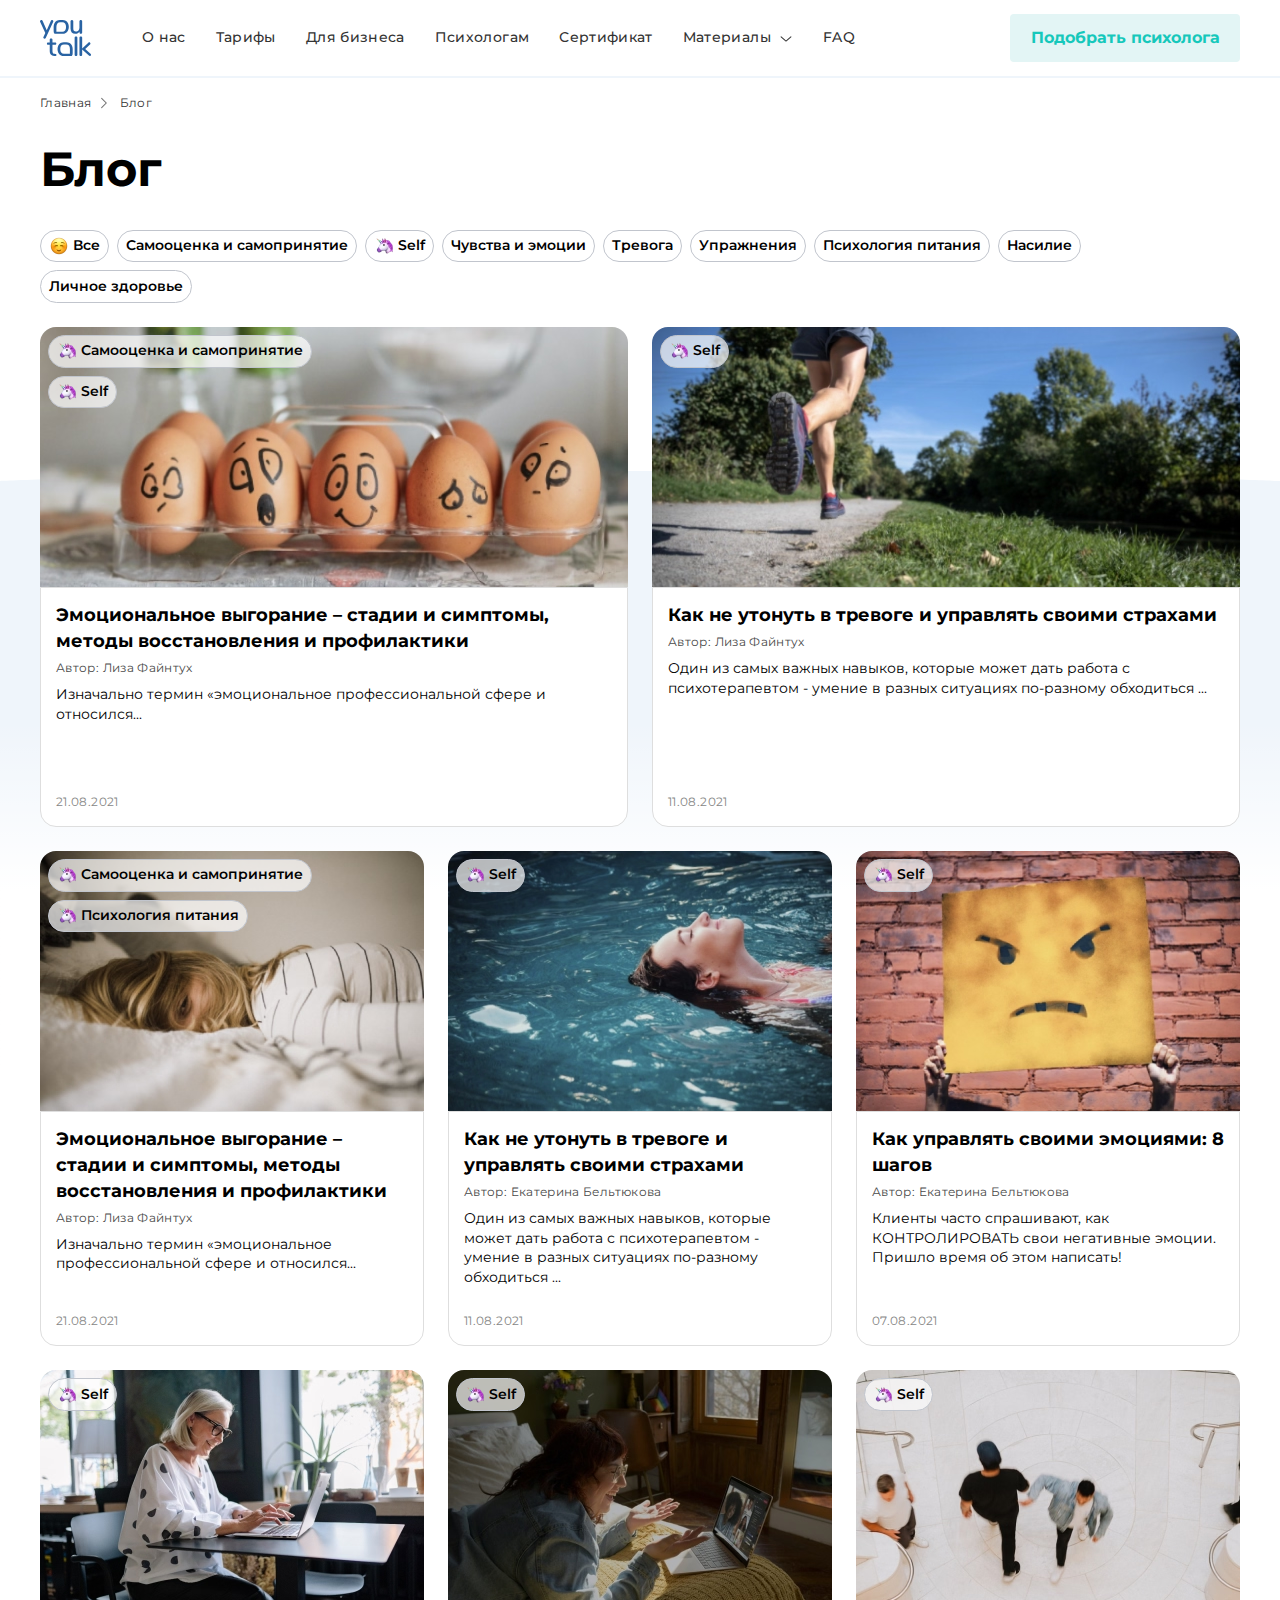
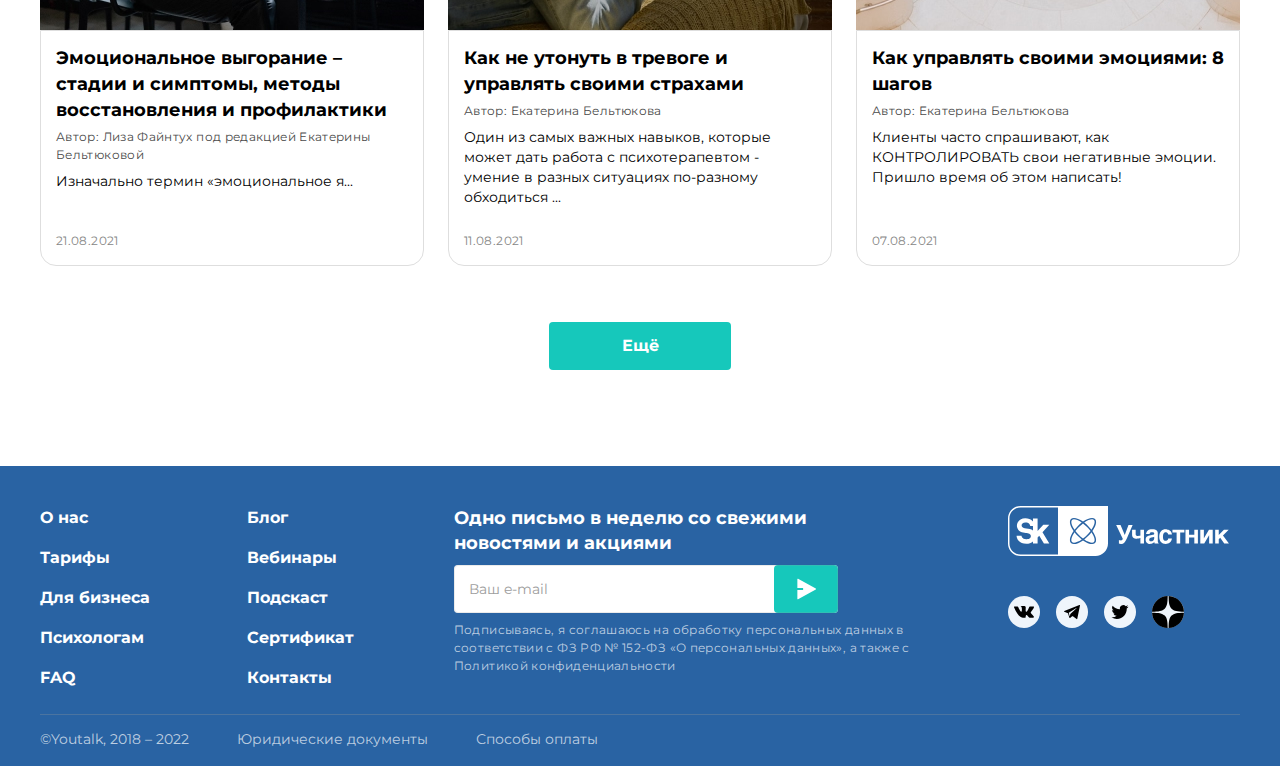
<file: index.html>
<!DOCTYPE html>
<html lang="ru">
<head>
    <meta charset="UTF-8">
    <meta name="viewport" content="width=device-width, initial-scale=1.0">
    <title>Блог</title>
    <link rel="stylesheet" href="assets/css/style.css">
</head>
<body>
    <svg xmlns="http://www.w3.org/2000/svg" xmlns:xlink="http://www.w3.org/1999/xlink" class="sprites"><symbol viewBox="0 0 16 16" id="breadcrumbs-divider-icon" xmlns="http://www.w3.org/2000/svg"><path fill-rule="evenodd" clip-rule="evenodd" d="M5.301 2.961a.5.5 0 0 1 .708 0l4.687 4.688a.5.5 0 0 1 0 .707L6.01 13.044a.5.5 0 1 1-.708-.708l4.334-4.334-4.334-4.334a.5.5 0 0 1 0-.707Z" fill-opacity=".7"/></symbol><symbol viewBox="0 0 14 14" id="dropdown-icon" xmlns="http://www.w3.org/2000/svg"><path fill-rule="evenodd" clip-rule="evenodd" d="M1.72 4.575a.5.5 0 0 1 .705-.055L7 8.441l4.575-3.92a.5.5 0 1 1 .65.759l-4.9 4.2a.5.5 0 0 1-.65 0l-4.9-4.2a.5.5 0 0 1-.055-.705Z"/></symbol><symbol viewBox="0 0 32 32" id="dzen-icon" xmlns="http://www.w3.org/2000/svg"><g clip-path="url(#ca)"><path fill-rule="evenodd" clip-rule="evenodd" d="M15.676.003c-.075 6.58-.506 10.264-2.958 12.715-2.451 2.452-6.134 2.883-12.715 2.958C.173 7.096 7.097.174 15.676.003Zm16.32 15.67c-6.387-.087-9.994-.542-12.407-2.955-2.45-2.45-2.881-6.13-2.957-12.706 8.435.328 15.194 7.186 15.365 15.66Zm-15.36 16.315c.086-6.383.541-9.987 2.953-12.399 2.412-2.412 6.016-2.867 12.399-2.953-.326 8.33-7.021 15.026-15.352 15.352Zm-.964.009C7.198 31.827.34 25.067.012 16.632c6.575.076 10.256.507 12.706 2.957 2.413 2.413 2.868 6.02 2.954 12.408Z"/></g><defs><clipPath id="ca"><path d="M0 0h32v32H0z"/></clipPath></defs></symbol><symbol viewBox="0 0 25 24" id="subscribe-icon" xmlns="http://www.w3.org/2000/svg"><path d="M3.5 13h6v-2h-6V1.846a.5.5 0 0 1 .741-.438l18.462 10.154a.5.5 0 0 1 0 .876L4.241 22.592a.5.5 0 0 1-.741-.438V13Z"/></symbol><symbol viewBox="0 0 32 32" id="telegram-icon" xmlns="http://www.w3.org/2000/svg"><path d="m8.283 15.77 3.686 1.394 1.427 4.65c.092.299.451.409.69.21l2.055-1.697a.607.607 0 0 1 .747-.021l3.707 2.727a.433.433 0 0 0 .68-.266L23.991 9.53a.437.437 0 0 0-.582-.5l-15.13 5.914a.443.443 0 0 0 .004.824Zm4.883.652 7.206-4.498c.13-.08.262.097.151.202l-5.946 5.601a1.255 1.255 0 0 0-.382.748l-.203 1.521c-.027.203-.308.223-.364.027l-.779-2.774a.74.74 0 0 1 .317-.827Z"/></symbol><symbol viewBox="0 0 32 32" id="twitter-icon" xmlns="http://www.w3.org/2000/svg"><path d="M24.47 10.713a6.987 6.987 0 0 1-2.002.549 3.497 3.497 0 0 0 1.534-1.929 6.966 6.966 0 0 1-2.213.846 3.485 3.485 0 0 0-5.939 3.178 9.894 9.894 0 0 1-7.183-3.641 3.485 3.485 0 0 0 1.078 4.653 3.473 3.473 0 0 1-1.578-.436v.044a3.488 3.488 0 0 0 2.796 3.417c-.514.14-1.053.16-1.575.06a3.487 3.487 0 0 0 3.255 2.42 6.994 6.994 0 0 1-5.159 1.444 9.858 9.858 0 0 0 5.342 1.567c6.41 0 9.917-5.31 9.917-9.917 0-.15-.005-.301-.011-.45a7.08 7.08 0 0 0 1.739-1.804Z"/></symbol><symbol viewBox="0 0 32 32" id="vk-icon" xmlns="http://www.w3.org/2000/svg"><path d="M25.822 20.541c-.054-.093-.386-.841-1.987-2.38-1.675-1.61-1.45-1.349.568-4.133 1.229-1.696 1.72-2.732 1.566-3.175-.146-.422-1.05-.31-1.05-.31l-3.005.018s-.223-.031-.389.07c-.161.102-.265.335-.265.335s-.476 1.313-1.111 2.429c-1.339 2.355-1.875 2.479-2.094 2.333-.509-.34-.381-1.37-.381-2.1 0-2.283.333-3.234-.652-3.48-.327-.082-.567-.136-1.403-.145-1.073-.012-1.982.004-2.496.264-.342.173-.606.56-.445.582.199.028.65.126.888.463.309.433.297 1.41.297 1.41s.178 2.686-.413 3.02c-.407.229-.963-.238-2.157-2.376-.611-1.094-1.074-2.304-1.074-2.304s-.088-.226-.247-.346a1.222 1.222 0 0 0-.463-.193l-2.857.018s-.43.013-.587.206c-.14.172-.011.527-.011.527s2.238 5.42 4.77 8.154c2.324 2.505 4.962 2.34 4.962 2.34h1.195s.361-.041.545-.247c.17-.189.164-.544.164-.544s-.024-1.66.721-1.905c.734-.241 1.677 1.605 2.675 2.316.755.537 1.33.42 1.33.42l2.67-.04s1.398-.089.736-1.227Z"/></symbol></svg>
    <div class="wrapper">
        <header class="lock-padding">
    <div class="container">
        <div class="header__logotype">
            <picture>
                <img src="assets/images/header-logotype.svg" alt="Логотип">
            </picture>
            <a href="index.html" class="absolute-link"></a>
        </div>
        <div class="header__burger-menu">
            <nav class="header__burger-menu__nav">
                <ul>
                    <li><a href="#">О нас</a></li>
                    <li><a href="#">Тарифы</a></li>
                    <li><a href="#">Для бизнеса</a></li>
                    <li><a href="#">Психологам</a></li>
                    <li><a href="#">Сертификат</a></li>
                    <li>
                        <div class="header__burger-menu__dropdown">
                            <div class="header__burger-menu__dropdown__button">
                                <span>Материалы</span>
                                <svg>
                                    <use xlink:href="#dropdown-icon"></use>
                                </svg>
                            </div>
                            <div class="header__burger-menu__dropdown__content-wrapper">
                                <nav class="header__burger-menu__dropdown__content">
                                    <ul>
                                        <li><a href="#">О нас</a></li>
                                        <li><a href="#">Тарифы</a></li>
                                        <li><a href="#">Для бизнеса</a></li>
                                    </ul>
                                </nav>
                            </div>
                        </div>
                    </li>
                    <li><a href="#">FAQ</a></li>
                </ul>
            </nav>
            <a href="#" class="main-button main-button_light">Подобрать психолога</a>
        </div>
        <div class="header__burger-menu__button">
            <div class="header__burger-menu__button__content">
                <span></span>
            </div>
        </div>
    </div>
</header>
        <main>
            <nav class="breadcrumbs">
                <div class="breadcrumbs__content">
                    <div class="breadcrumbs__item">
                        <a href="#">Главная</a>
                    </div>
                    <div class="breadcrumbs__item breadcrumbs__item_divider">
                        <svg>
                            <use xlink:href="#breadcrumbs-divider-icon"></use>
                        </svg>
                    </div>
                    <div class="breadcrumbs__item breadcrumbs__item_current">
                        <a href="#">Блог</a>
                    </div>
                </div>
            </nav>
            <section class="blog-section">
                <picture class="blog-figure">
                    <img src="assets/images/blog-figure-1.svg" alt="Картинка">
                </picture>
                <div class="container">
                    <h1>Блог</h1>
                    <div class="blog-section__tags">
                        <div class="blog-section__tags__tag">
                            <div class="blog-section__tags__tag__content">
                                <picture>
                                    <source srcset="assets/images/emoji-1.avif" type="image/avif">
                                    <source srcset="assets/images/emoji-1.webp" type="image/webp">
                                    <img src="assets/images/emoji-1.png" alt="Картинка">
                                </picture>
                                <span>Все</span>
                                <a href="#" class="absolute-link"></a>
                            </div>
                        </div>
                        <div class="blog-section__tags__tag">
                            <div class="blog-section__tags__tag__content">
                                <span>Самооценка и самопринятие</span>
                                <a href="#" class="absolute-link"></a>
                            </div>
                        </div>
                        <div class="blog-section__tags__tag">
                            <div class="blog-section__tags__tag__content">
                                <picture>
                                    <source srcset="assets/images/emoji-2.avif" type="image/avif">
                                    <source srcset="assets/images/emoji-2.webp" type="image/webp">
                                    <img src="assets/images/emoji-2.png" alt="Картинка">
                                </picture>
                                <span>Self</span>
                                <a href="#" class="absolute-link"></a>
                            </div>
                        </div>
                        <div class="blog-section__tags__tag">
                            <div class="blog-section__tags__tag__content">
                                <span>Чувства и эмоции</span>
                                <a href="#" class="absolute-link"></a>
                            </div>
                        </div>
                        <div class="blog-section__tags__tag">
                            <div class="blog-section__tags__tag__content">
                                <span>Тревога</span>
                                <a href="#" class="absolute-link"></a>
                            </div>
                        </div>
                        <div class="blog-section__tags__tag">
                            <div class="blog-section__tags__tag__content">
                                <span>Упражнения</span>
                                <a href="#" class="absolute-link"></a>
                            </div>
                        </div>
                        <div class="blog-section__tags__tag">
                            <div class="blog-section__tags__tag__content">
                                <span>Психология питания</span>
                                <a href="#" class="absolute-link"></a>
                            </div>
                        </div>
                        <div class="blog-section__tags__tag">
                            <div class="blog-section__tags__tag__content">
                                <span>Насилие</span>
                                <a href="#" class="absolute-link"></a>
                            </div>
                        </div>
                        <div class="blog-section__tags__tag">
                            <div class="blog-section__tags__tag__content">
                                <span>Личное здоровье</span>
                                <a href="#" class="absolute-link"></a>
                            </div>
                        </div>
                    </div>
                    <div class="articles">
                        <div class="articles__container">
                            <div class="articles-list">
                                <div class="articles-list__item articles-list__item_large">
                                    <div class="articles-list__item__image-content">
                                        <div class="articles-list__item__tags">
                                            <div class="articles-list__item__tags__tag">
                                                <div class="articles-list__item__tags__tag__content">
                                                    <picture>
                                                        <source srcset="assets/images/emoji-2.avif" type="image/avif">
                                                        <source srcset="assets/images/emoji-2.webp" type="image/webp">
                                                        <img src="assets/images/emoji-2.png" alt="Картинка">
                                                    </picture>
                                                    <span>Самооценка и самопринятие</span>
                                                    <a href="#" class="absolute-link"></a>
                                                </div>
                                            </div>
                                            <div class="articles-list__item__tags__tag">
                                                <div class="articles-list__item__tags__tag__content">
                                                    <picture>
                                                        <source srcset="assets/images/emoji-2.avif" type="image/avif">
                                                        <source srcset="assets/images/emoji-2.webp" type="image/webp">
                                                        <img src="assets/images/emoji-2.png" alt="Картинка">
                                                    </picture>
                                                    <span>Self</span>
                                                    <a href="#" class="absolute-link"></a>
                                                </div>
                                            </div>
                                        </div>
                                        <picture class="articles-list__item__picture">
                                            <source srcset="assets/images/article-1.avif" type="image/avif">
                                            <source srcset="assets/images/article-1.webp" type="image/webp">
                                            <img src="assets/images/article-1.png" alt="Картинка" width="672" height="404">
                                        </picture>
                                    </div>
                                    <div class="articles-list__item__text-content">
                                        <h3>Эмоциональное выгорание – стадии и симптомы, методы восстановления и профилактики</h3>
                                        <p class="articles-list__item__author">
                                            Автор: <cite>Лиза Файнтух</cite>
                                        </p>
                                        <p class="articles-list__item__description">
                                            Изначально термин «эмоциональное профессиональной сфере и относился...
                                        </p>
                                        <time datetime="2021-08-21">21.08.2021</time>
                                    </div>
                                    <a href="article.html" class="absolute-link"></a>
                                </div>
                                <div class="articles-list__item articles-list__item_large">
                                    <div class="articles-list__item__image-content">
                                        <div class="articles-list__item__tags">
                                            <div class="articles-list__item__tags__tag">
                                                <div class="articles-list__item__tags__tag__content">
                                                    <picture>
                                                        <source srcset="assets/images/emoji-2.avif" type="image/avif">
                                                        <source srcset="assets/images/emoji-2.webp" type="image/webp">
                                                        <img src="assets/images/emoji-2.png" alt="Картинка">
                                                    </picture>
                                                    <span>Self</span>
                                                    <a href="#" class="absolute-link"></a>
                                                </div>
                                            </div>
                                        </div>
                                        <picture class="articles-list__item__picture">
                                            <source srcset="assets/images/article-2.avif" type="image/avif">
                                            <source srcset="assets/images/article-2.webp" type="image/webp">
                                            <img src="assets/images/article-2.png" alt="Картинка" width="672" height="404">
                                        </picture>
                                    </div>
                                    <div class="articles-list__item__text-content">
                                        <h3>Как не утонуть в тревоге и управлять своими страхами</h3>
                                        <p class="articles-list__item__author">
                                            Автор: <cite>Лиза Файнтух</cite>
                                        </p>
                                        <p class="articles-list__item__description">
                                            Один из самых важных навыков, которые может дать работа с психотерапевтом - умение в разных ситуациях по-разному обходиться ...
                                        </p>
                                        <time datetime="2021-08-11">11.08.2021</time>
                                    </div>
                                    <a href="article.html" class="absolute-link"></a>
                                </div>
                                <div class="articles-list__item">
                                    <div class="articles-list__item__image-content">
                                        <div class="articles-list__item__tags">
                                            <div class="articles-list__item__tags__tag">
                                                <div class="articles-list__item__tags__tag__content">
                                                    <picture>
                                                        <source srcset="assets/images/emoji-2.avif" type="image/avif">
                                                        <source srcset="assets/images/emoji-2.webp" type="image/webp">
                                                        <img src="assets/images/emoji-2.png" alt="Картинка">
                                                    </picture>
                                                    <span>Самооценка и самопринятие</span>
                                                    <a href="#" class="absolute-link"></a>
                                                </div>
                                            </div>
                                            <div class="articles-list__item__tags__tag">
                                                <div class="articles-list__item__tags__tag__content">
                                                    <picture>
                                                        <source srcset="assets/images/emoji-2.avif" type="image/avif">
                                                        <source srcset="assets/images/emoji-2.webp" type="image/webp">
                                                        <img src="assets/images/emoji-2.png" alt="Картинка">
                                                    </picture>
                                                    <span>Психология питания</span>
                                                    <a href="#" class="absolute-link"></a>
                                                </div>
                                            </div>
                                        </div>
                                        <picture class="articles-list__item__picture">
                                            <source srcset="assets/images/article-3.avif" type="image/avif">
                                            <source srcset="assets/images/article-3.webp" type="image/webp">
                                            <img src="assets/images/article-3.png" alt="Картинка" width="324" height="206">
                                        </picture>
                                    </div>
                                    <div class="articles-list__item__text-content">
                                        <h3>Эмоциональное выгорание – стадии и симптомы, методы восстановления и профилактики</h3>
                                        <p class="articles-list__item__author">
                                            Автор: <cite>Лиза Файнтух</cite>
                                        </p>
                                        <p class="articles-list__item__description">
                                            Изначально термин «эмоциональное профессиональной сфере и относился...
                                        </p>
                                        <time datetime="2021-08-21">21.08.2021</time>
                                    </div>
                                    <a href="article.html" class="absolute-link"></a>
                                </div>
                                <div class="articles-list__item">
                                    <div class="articles-list__item__image-content">
                                        <div class="articles-list__item__tags">
                                            <div class="articles-list__item__tags__tag">
                                                <div class="articles-list__item__tags__tag__content">
                                                    <picture>
                                                        <source srcset="assets/images/emoji-2.avif" type="image/avif">
                                                        <source srcset="assets/images/emoji-2.webp" type="image/webp">
                                                        <img src="assets/images/emoji-2.png" alt="Картинка">
                                                    </picture>
                                                    <span>Self</span>
                                                    <a href="#" class="absolute-link"></a>
                                                </div>
                                            </div>
                                        </div>
                                        <picture class="articles-list__item__picture">
                                            <source srcset="assets/images/article-4.avif" type="image/avif">
                                            <source srcset="assets/images/article-4.webp" type="image/webp">
                                            <img src="assets/images/article-4.png" alt="Картинка" width="324" height="206">
                                        </picture>
                                    </div>
                                    <div class="articles-list__item__text-content">
                                        <h3>Как не утонуть в тревоге и управлять своими страхами</h3>
                                        <p class="articles-list__item__author">
                                            Автор: <cite>Екатерина Бельтюкова</cite>
                                        </p>
                                        <p class="articles-list__item__description">
                                            Один из самых важных навыков, которые может дать работа с психотерапевтом - умение в разных ситуациях по-разному обходиться ...
                                        </p>
                                        <time datetime="2021-08-11">11.08.2021</time>
                                    </div>
                                    <a href="article.html" class="absolute-link"></a>
                                </div>
                                <div class="articles-list__item">
                                    <div class="articles-list__item__image-content">
                                        <div class="articles-list__item__tags">
                                            <div class="articles-list__item__tags__tag">
                                                <div class="articles-list__item__tags__tag__content">
                                                    <picture>
                                                        <source srcset="assets/images/emoji-2.avif" type="image/avif">
                                                        <source srcset="assets/images/emoji-2.webp" type="image/webp">
                                                        <img src="assets/images/emoji-2.png" alt="Картинка">
                                                    </picture>
                                                    <span>Self</span>
                                                    <a href="#" class="absolute-link"></a>
                                                </div>
                                            </div>
                                        </div>
                                        <picture class="articles-list__item__picture">
                                            <source srcset="assets/images/article-5.avif" type="image/avif">
                                            <source srcset="assets/images/article-5.webp" type="image/webp">
                                            <img src="assets/images/article-5.png" alt="Картинка" width="324" height="206">
                                        </picture>
                                    </div>
                                    <div class="articles-list__item__text-content">
                                        <h3>Как управлять своими эмоциями:
                                            8 шагов</h3>
                                        <p class="articles-list__item__author">
                                            Автор: <cite>Екатерина Бельтюкова</cite>
                                        </p>
                                        <p class="articles-list__item__description">
                                            Клиенты часто спрашивают, как КОНТРОЛИРОВАТЬ свои негативные эмоции. Пришло время об этом написать!
                                        </p>
                                        <time datetime="2021-08-07">07.08.2021</time>
                                    </div>
                                    <a href="article.html" class="absolute-link"></a>
                                </div>
                                <div class="articles-list__item">
                                    <div class="articles-list__item__image-content">
                                        <div class="articles-list__item__tags">
                                            <div class="articles-list__item__tags__tag">
                                                <div class="articles-list__item__tags__tag__content">
                                                    <picture>
                                                        <source srcset="assets/images/emoji-2.avif" type="image/avif">
                                                        <source srcset="assets/images/emoji-2.webp" type="image/webp">
                                                        <img src="assets/images/emoji-2.png" alt="Картинка">
                                                    </picture>
                                                    <span>Self</span>
                                                    <a href="#" class="absolute-link"></a>
                                                </div>
                                            </div>
                                        </div>
                                        <picture class="articles-list__item__picture">
                                            <source srcset="assets/images/article-6.avif" type="image/avif">
                                            <source srcset="assets/images/article-6.webp" type="image/webp">
                                            <img src="assets/images/article-6.png" loading="lazy" alt="Картинка" width="324" height="206">
                                        </picture>
                                    </div>
                                    <div class="articles-list__item__text-content">
                                        <h3>Эмоциональное выгорание – стадии и симптомы, методы восстановления и профилактики</h3>
                                        <p class="articles-list__item__author">
                                            Автор: <cite>Лиза Файнтух под редакцией Екатерины Бельтюковой</cite>
                                        </p>
                                        <p class="articles-list__item__description">
                                            Изначально термин «эмоциональное я...
                                        </p>
                                        <time datetime="2021-08-21">21.08.2021</time>
                                    </div>
                                    <a href="article.html" class="absolute-link"></a>
                                </div>
                                <div class="articles-list__item">
                                    <div class="articles-list__item__image-content">
                                        <div class="articles-list__item__tags">
                                            <div class="articles-list__item__tags__tag">
                                                <div class="articles-list__item__tags__tag__content">
                                                    <picture>
                                                        <source srcset="assets/images/emoji-2.avif" type="image/avif">
                                                        <source srcset="assets/images/emoji-2.webp" type="image/webp">
                                                        <img src="assets/images/emoji-2.png" alt="Картинка">
                                                    </picture>
                                                    <span>Self</span>
                                                    <a href="#" class="absolute-link"></a>
                                                </div>
                                            </div>
                                        </div>
                                        <picture class="articles-list__item__picture">
                                            <source srcset="assets/images/article-7.avif" type="image/avif">
                                            <source srcset="assets/images/article-7.webp" type="image/webp">
                                            <img src="assets/images/article-7.png" loading="lazy" alt="Картинка" width="324" height="206">
                                        </picture>
                                    </div>
                                    <div class="articles-list__item__text-content">
                                        <h3>Как не утонуть в тревоге и управлять своими страхами</h3>
                                        <p class="articles-list__item__author">
                                            Автор: <cite>Екатерина Бельтюкова</cite>
                                        </p>
                                        <p class="articles-list__item__description">
                                            Один из самых важных навыков, которые может дать работа с психотерапевтом - умение в разных ситуациях по-разному обходиться ...
                                        </p>
                                        <time datetime="2021-08-11">11.08.2021</time>
                                    </div>
                                    <a href="article.html" class="absolute-link"></a>
                                </div>
                                <div class="articles-list__item">
                                    <div class="articles-list__item__image-content">
                                        <div class="articles-list__item__tags">
                                            <div class="articles-list__item__tags__tag">
                                                <div class="articles-list__item__tags__tag__content">
                                                    <picture>
                                                        <source srcset="assets/images/emoji-2.avif" type="image/avif">
                                                        <source srcset="assets/images/emoji-2.webp" type="image/webp">
                                                        <img src="assets/images/emoji-2.png" alt="Картинка">
                                                    </picture>
                                                    <span>Self</span>
                                                    <a href="#" class="absolute-link"></a>
                                                </div>
                                            </div>
                                        </div>
                                        <picture class="articles-list__item__picture">
                                            <source srcset="assets/images/article-8.avif" type="image/avif">
                                            <source srcset="assets/images/article-8.webp" type="image/webp">
                                            <img src="assets/images/article-8.png" loading="lazy" alt="Картинка" width="324" height="206">
                                        </picture>
                                    </div>
                                    <div class="articles-list__item__text-content">
                                        <h3>Как управлять своими эмоциями:
                                            8 шагов</h3>
                                        <p class="articles-list__item__author">
                                            Автор: <cite>Екатерина Бельтюкова</cite>
                                        </p>
                                        <p class="articles-list__item__description">
                                            Клиенты часто спрашивают, как КОНТРОЛИРОВАТЬ свои негативные эмоции. Пришло время об этом написать!
                                        </p>
                                        <time datetime="2021-08-07">07.08.2021</time>
                                    </div>
                                    <a href="article.html" class="absolute-link"></a>
                                </div>
                            </div>
                            <a href="#" class="main-button main-button_load-more">Ещё</a>
                        </div>
                    </div>
                </div>
            </section>
        </main>
        <footer>
    <div class="container">
        <div class="footer__items">
            <nav class="footer__items__item">
                <ul>
                    <li><a href="#">О нас</a></li>
                    <li><a href="#">Тарифы</a></li>
                    <li><a href="#">Для бизнеса</a></li>
                    <li><a href="#">Психологам</a></li>
                    <li><a href="#">FAQ</a></li>
                </ul>
            </nav>
            <nav class="footer__items__item">
                <ul>
                    <li><a href="#">Блог</a></li>
                    <li><a href="#">Вебинары</a></li>
                    <li><a href="#">Подскаст</a></li>
                    <li><a href="#">Сертификат</a></li>
                    <li><a href="#">Контакты</a></li>
                </ul>
            </nav>
            <div class="footer__items__item footer__items__item_form">
                <form action="#" class="subscribe-form">
                    <h3>Одно письмо в неделю со свежими новостями и акциями</h3>
                    <div class="form__input-container">
                        <input type="email" name="subscribe-email" id="subscribe-form-email" placeholder="Ваш e-mail" required>
                        <button type="submit">
                            <svg>
                                <use xlink:href="#subscribe-icon"></use>
                            </svg>
                        </button>
                    </div>
                    <p class="subscribe-form__description">
                        Подписываясь, я соглашаюсь на обработку персональных данных в соответствии с 
                        ФЗ РФ № 152-ФЗ «О персональных данных», а также с Политикой конфиденциальности
                    </p>
                </form>
            </div>
            <div class="footer__items__item footer__items__item_logotype-social">
                <div class="footer__logotype">
                    <picture>
                        <img src="assets/images/footer-logotype.svg" alt="Логотип">
                    </picture>
                    <a href="index.html" class="absolute-link"></a>
                </div>
                <ul class="social-links">
                    <li>
                        <a href="#" class="social-links__link">
                            <svg>
                                <use xlink:href="#vk-icon"></use>
                            </svg>
                        </a>
                    </li>
                    <li>
                        <a href="#" class="social-links__link">
                            <svg>
                                <use xlink:href="#telegram-icon"></use>
                            </svg>
                        </a>
                    </li>
                    <li>
                        <a href="#" class="social-links__link">
                            <svg>
                                <use xlink:href="#twitter-icon"></use>
                            </svg>
                        </a>
                    </li>
                    <li>
                        <a href="#" class="social-links__link">
                            <svg>
                                <use xlink:href="#dzen-icon"></use>
                            </svg>
                        </a>
                    </li>
                </ul>
            </div>
            <div class="footer__items__item footer__items__item_bottom">
                <div class="footer__items__item__content">
                    <span class="footer__copyright">©Youtalk, 2018 – 2022</span>
                    <a href="#" class="footer__link">Юридические документы</a>
                    <a href="#" class="footer__link">Способы оплаты</a>
                </div>
            </div>
        </div>
    </div>
</footer>
    </div>
    <script src="assets/js/scripts.js"></script>
</body>
</html>
</file>
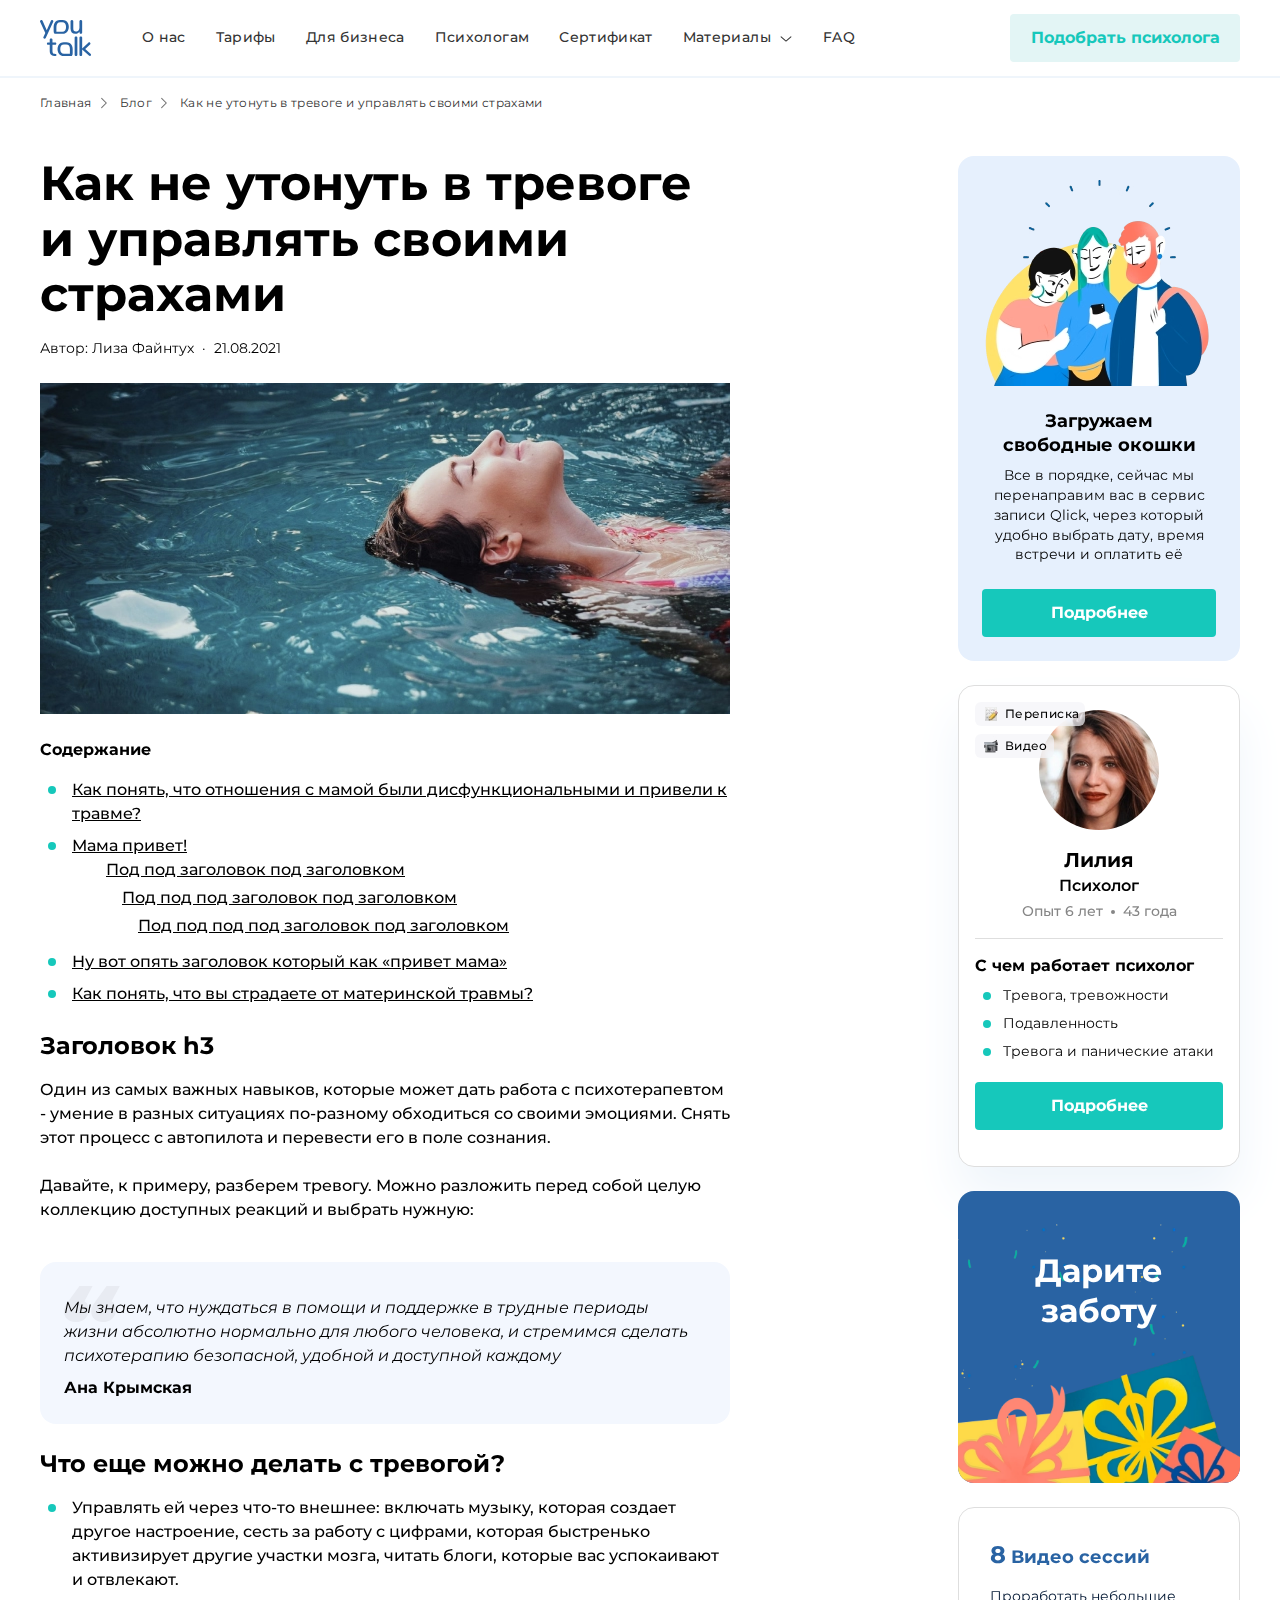
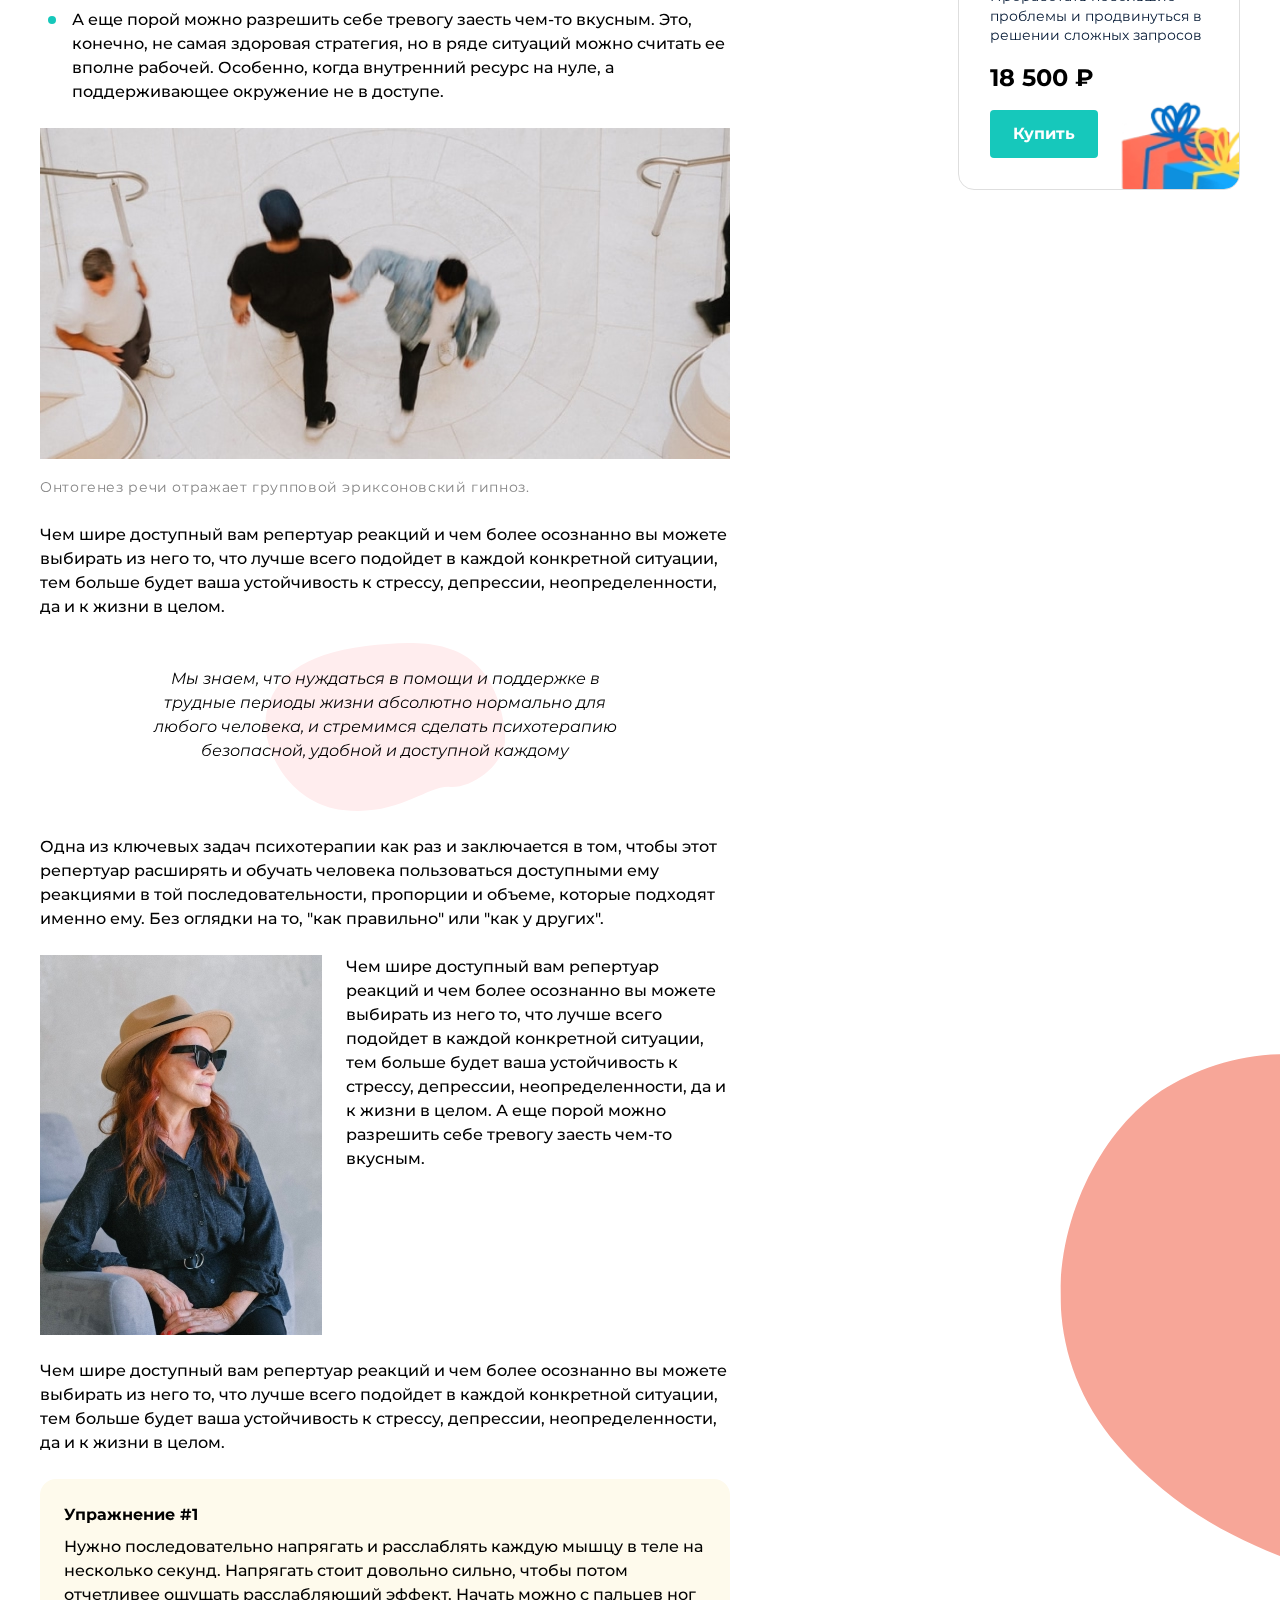
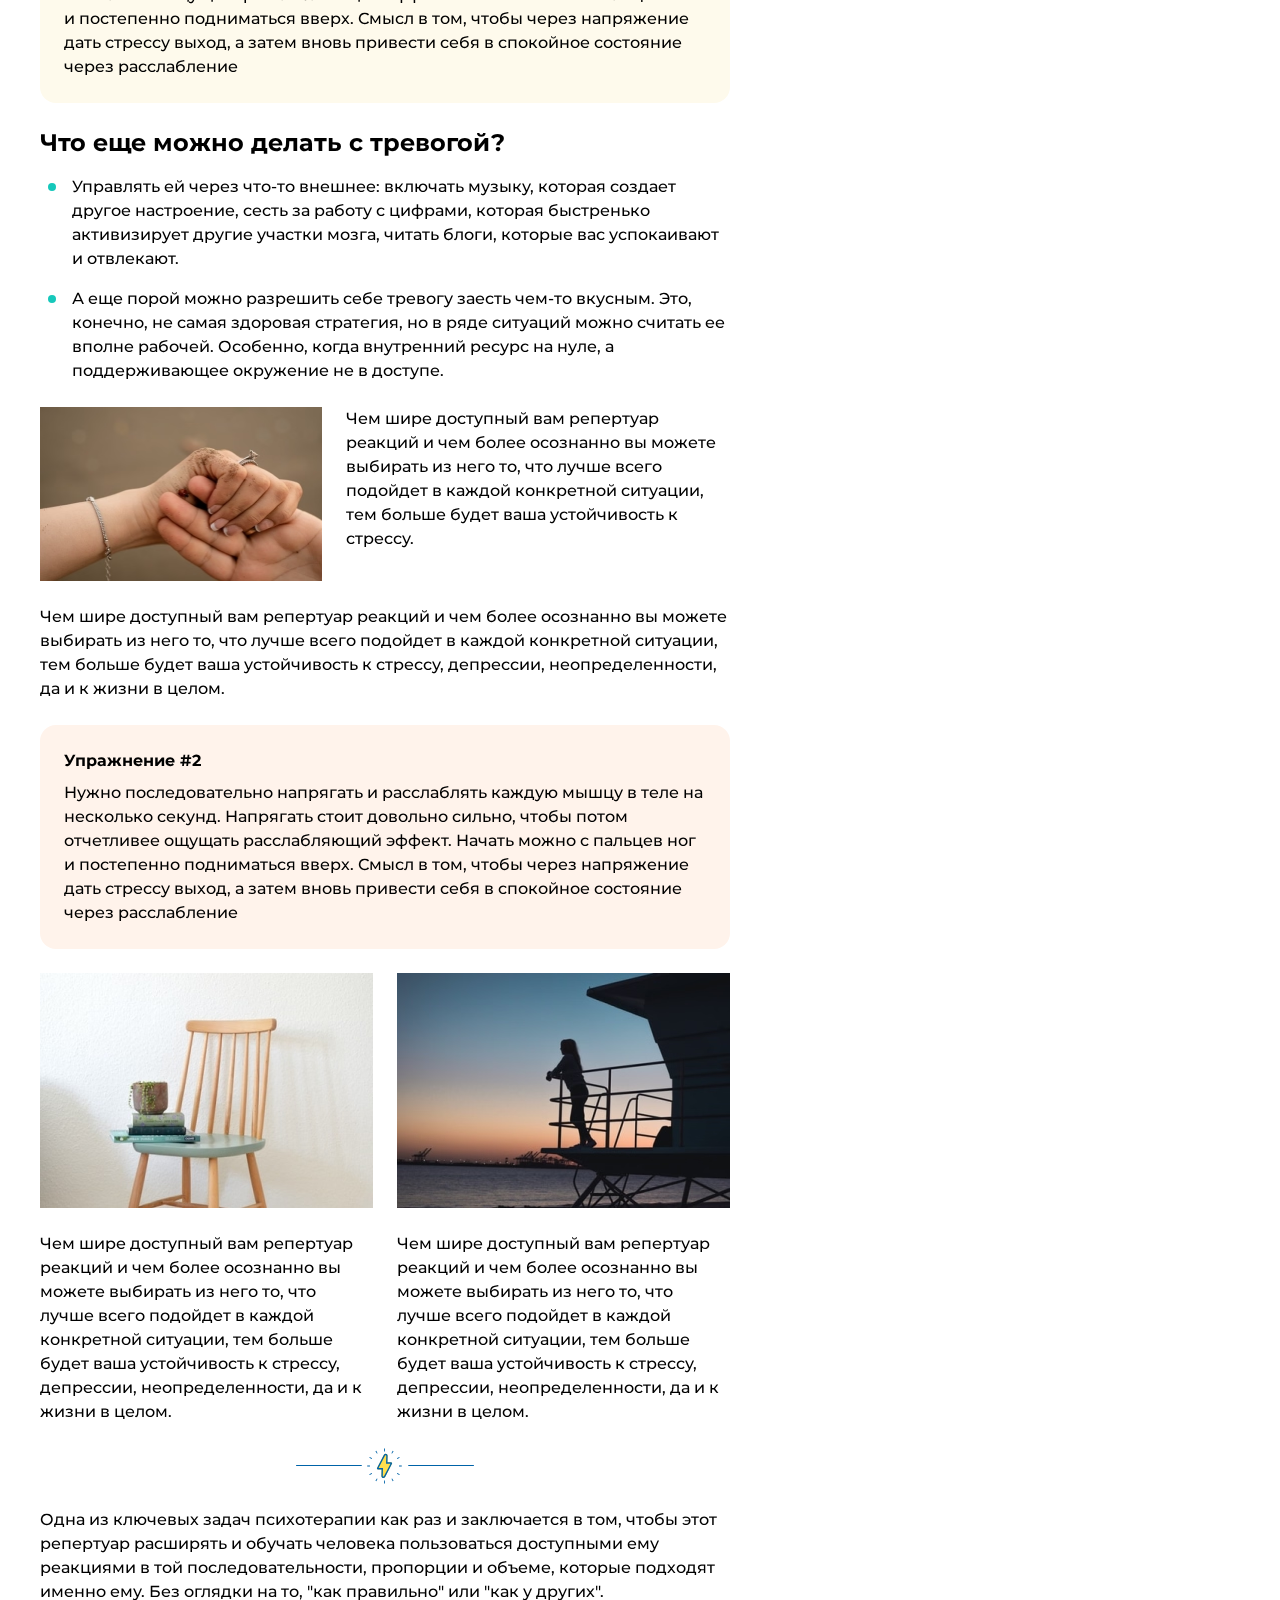
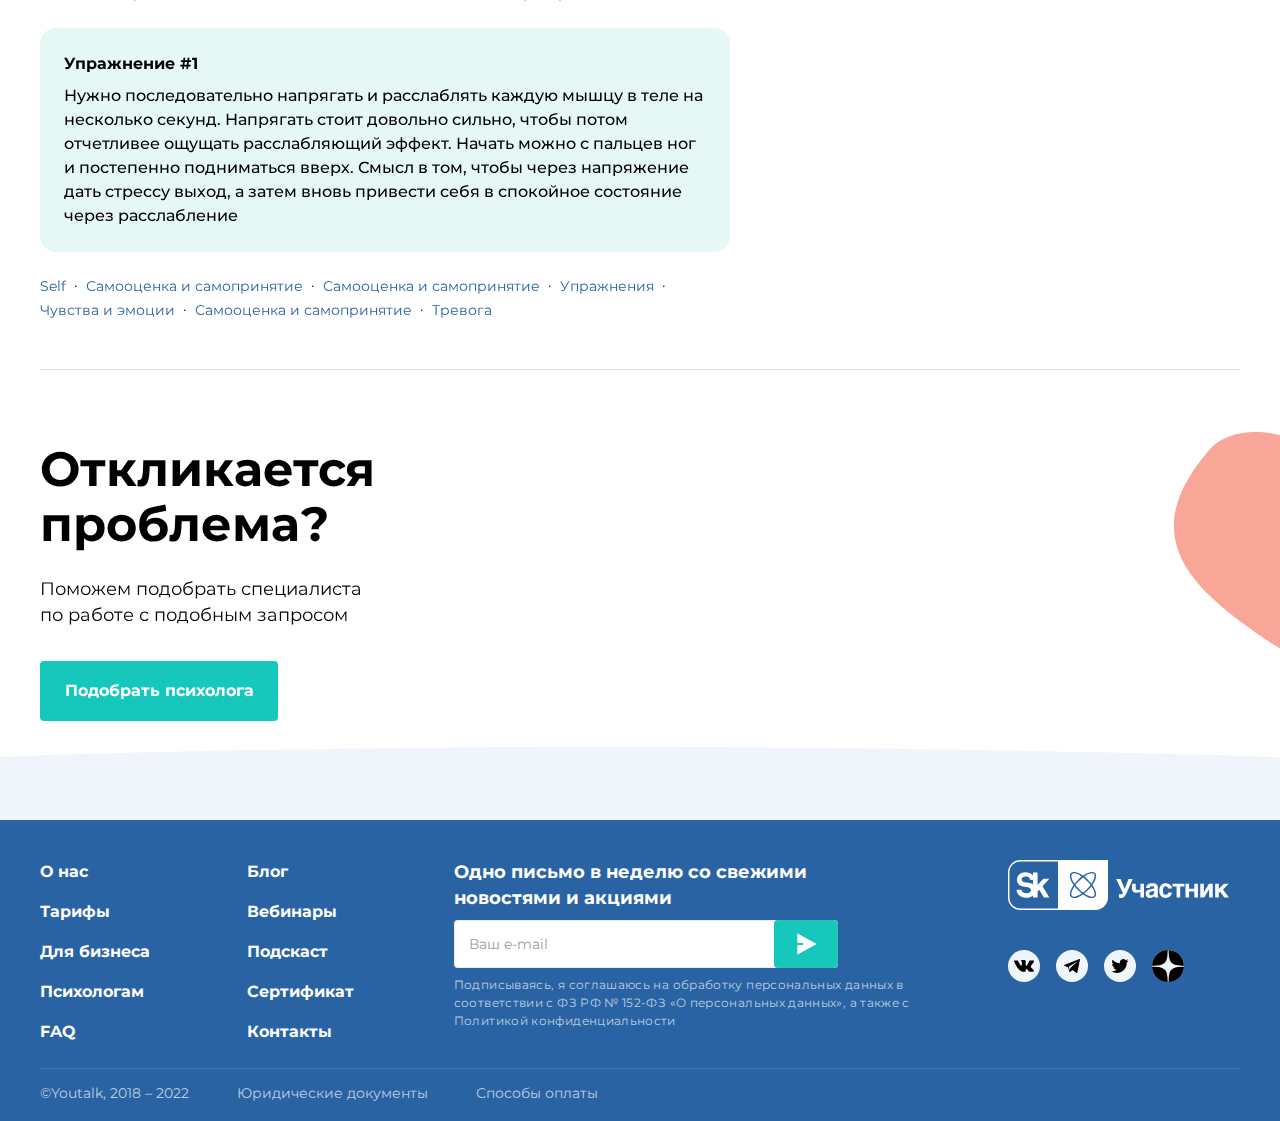
<file: article.html>
<!DOCTYPE html>
<html lang="ru">
<head>
    <meta charset="UTF-8">
    <meta name="viewport" content="width=device-width, initial-scale=1.0">
    <title>Как не утонуть в тревоге и управлять своими страхами</title>
    <link rel="stylesheet" href="assets/css/style.css">
</head>
<body>
    <svg xmlns="http://www.w3.org/2000/svg" xmlns:xlink="http://www.w3.org/1999/xlink" class="sprites"><symbol viewBox="0 0 16 16" id="breadcrumbs-divider-icon" xmlns="http://www.w3.org/2000/svg"><path fill-rule="evenodd" clip-rule="evenodd" d="M5.301 2.961a.5.5 0 0 1 .708 0l4.687 4.688a.5.5 0 0 1 0 .707L6.01 13.044a.5.5 0 1 1-.708-.708l4.334-4.334-4.334-4.334a.5.5 0 0 1 0-.707Z" fill-opacity=".7"/></symbol><symbol viewBox="0 0 14 14" id="dropdown-icon" xmlns="http://www.w3.org/2000/svg"><path fill-rule="evenodd" clip-rule="evenodd" d="M1.72 4.575a.5.5 0 0 1 .705-.055L7 8.441l4.575-3.92a.5.5 0 1 1 .65.759l-4.9 4.2a.5.5 0 0 1-.65 0l-4.9-4.2a.5.5 0 0 1-.055-.705Z"/></symbol><symbol viewBox="0 0 32 32" id="dzen-icon" xmlns="http://www.w3.org/2000/svg"><g clip-path="url(#ca)"><path fill-rule="evenodd" clip-rule="evenodd" d="M15.676.003c-.075 6.58-.506 10.264-2.958 12.715-2.451 2.452-6.134 2.883-12.715 2.958C.173 7.096 7.097.174 15.676.003Zm16.32 15.67c-6.387-.087-9.994-.542-12.407-2.955-2.45-2.45-2.881-6.13-2.957-12.706 8.435.328 15.194 7.186 15.365 15.66Zm-15.36 16.315c.086-6.383.541-9.987 2.953-12.399 2.412-2.412 6.016-2.867 12.399-2.953-.326 8.33-7.021 15.026-15.352 15.352Zm-.964.009C7.198 31.827.34 25.067.012 16.632c6.575.076 10.256.507 12.706 2.957 2.413 2.413 2.868 6.02 2.954 12.408Z"/></g><defs><clipPath id="ca"><path d="M0 0h32v32H0z"/></clipPath></defs></symbol><symbol viewBox="0 0 25 24" id="subscribe-icon" xmlns="http://www.w3.org/2000/svg"><path d="M3.5 13h6v-2h-6V1.846a.5.5 0 0 1 .741-.438l18.462 10.154a.5.5 0 0 1 0 .876L4.241 22.592a.5.5 0 0 1-.741-.438V13Z"/></symbol><symbol viewBox="0 0 32 32" id="telegram-icon" xmlns="http://www.w3.org/2000/svg"><path d="m8.283 15.77 3.686 1.394 1.427 4.65c.092.299.451.409.69.21l2.055-1.697a.607.607 0 0 1 .747-.021l3.707 2.727a.433.433 0 0 0 .68-.266L23.991 9.53a.437.437 0 0 0-.582-.5l-15.13 5.914a.443.443 0 0 0 .004.824Zm4.883.652 7.206-4.498c.13-.08.262.097.151.202l-5.946 5.601a1.255 1.255 0 0 0-.382.748l-.203 1.521c-.027.203-.308.223-.364.027l-.779-2.774a.74.74 0 0 1 .317-.827Z"/></symbol><symbol viewBox="0 0 32 32" id="twitter-icon" xmlns="http://www.w3.org/2000/svg"><path d="M24.47 10.713a6.987 6.987 0 0 1-2.002.549 3.497 3.497 0 0 0 1.534-1.929 6.966 6.966 0 0 1-2.213.846 3.485 3.485 0 0 0-5.939 3.178 9.894 9.894 0 0 1-7.183-3.641 3.485 3.485 0 0 0 1.078 4.653 3.473 3.473 0 0 1-1.578-.436v.044a3.488 3.488 0 0 0 2.796 3.417c-.514.14-1.053.16-1.575.06a3.487 3.487 0 0 0 3.255 2.42 6.994 6.994 0 0 1-5.159 1.444 9.858 9.858 0 0 0 5.342 1.567c6.41 0 9.917-5.31 9.917-9.917 0-.15-.005-.301-.011-.45a7.08 7.08 0 0 0 1.739-1.804Z"/></symbol><symbol viewBox="0 0 32 32" id="vk-icon" xmlns="http://www.w3.org/2000/svg"><path d="M25.822 20.541c-.054-.093-.386-.841-1.987-2.38-1.675-1.61-1.45-1.349.568-4.133 1.229-1.696 1.72-2.732 1.566-3.175-.146-.422-1.05-.31-1.05-.31l-3.005.018s-.223-.031-.389.07c-.161.102-.265.335-.265.335s-.476 1.313-1.111 2.429c-1.339 2.355-1.875 2.479-2.094 2.333-.509-.34-.381-1.37-.381-2.1 0-2.283.333-3.234-.652-3.48-.327-.082-.567-.136-1.403-.145-1.073-.012-1.982.004-2.496.264-.342.173-.606.56-.445.582.199.028.65.126.888.463.309.433.297 1.41.297 1.41s.178 2.686-.413 3.02c-.407.229-.963-.238-2.157-2.376-.611-1.094-1.074-2.304-1.074-2.304s-.088-.226-.247-.346a1.222 1.222 0 0 0-.463-.193l-2.857.018s-.43.013-.587.206c-.14.172-.011.527-.011.527s2.238 5.42 4.77 8.154c2.324 2.505 4.962 2.34 4.962 2.34h1.195s.361-.041.545-.247c.17-.189.164-.544.164-.544s-.024-1.66.721-1.905c.734-.241 1.677 1.605 2.675 2.316.755.537 1.33.42 1.33.42l2.67-.04s1.398-.089.736-1.227Z"/></symbol></svg>
    <div class="wrapper">
        <header class="lock-padding">
    <div class="container">
        <div class="header__logotype">
            <picture>
                <img src="assets/images/header-logotype.svg" alt="Логотип">
            </picture>
            <a href="index.html" class="absolute-link"></a>
        </div>
        <div class="header__burger-menu">
            <nav class="header__burger-menu__nav">
                <ul>
                    <li><a href="#">О нас</a></li>
                    <li><a href="#">Тарифы</a></li>
                    <li><a href="#">Для бизнеса</a></li>
                    <li><a href="#">Психологам</a></li>
                    <li><a href="#">Сертификат</a></li>
                    <li>
                        <div class="header__burger-menu__dropdown">
                            <div class="header__burger-menu__dropdown__button">
                                <span>Материалы</span>
                                <svg>
                                    <use xlink:href="#dropdown-icon"></use>
                                </svg>
                            </div>
                            <div class="header__burger-menu__dropdown__content-wrapper">
                                <nav class="header__burger-menu__dropdown__content">
                                    <ul>
                                        <li><a href="#">О нас</a></li>
                                        <li><a href="#">Тарифы</a></li>
                                        <li><a href="#">Для бизнеса</a></li>
                                    </ul>
                                </nav>
                            </div>
                        </div>
                    </li>
                    <li><a href="#">FAQ</a></li>
                </ul>
            </nav>
            <a href="#" class="main-button main-button_light">Подобрать психолога</a>
        </div>
        <div class="header__burger-menu__button">
            <div class="header__burger-menu__button__content">
                <span></span>
            </div>
        </div>
    </div>
</header>
        <main>
            <nav class="breadcrumbs">
                <div class="breadcrumbs__content">
                    <div class="breadcrumbs__item">
                        <a href="#">Главная</a>
                    </div>
                    <div class="breadcrumbs__item breadcrumbs__item_divider">
                        <svg>
                            <use xlink:href="#breadcrumbs-divider-icon"></use>
                        </svg>
                    </div>
                    <div class="breadcrumbs__item">
                        <a href="blog.html">Блог</a>
                    </div>
                    <div class="breadcrumbs__item breadcrumbs__item_divider">
                        <svg>
                            <use xlink:href="#breadcrumbs-divider-icon"></use>
                        </svg>
                    </div>
                    <div class="breadcrumbs__item breadcrumbs__item_current">
                        <a href="#">Как не утонуть в тревоге и управлять своими страхами</a>
                    </div>
                </div>
            </nav>
            <section class="article-section">
                <picture class="article-large-figure">
                    <img src="assets/images/article-figure-1.svg" alt="Картинка">
                </picture>
                <div class="container">
                    <div class="article">
                        <h1>Как не утонуть в тревоге и управлять своими страхами</h1>
                        <div class="article__information-about">
                            <p class="article__information-about__author">
                                Автор: <cite>Лиза Файнтух</cite>
                            </p>
                            <span class="article__information-about__divider">·</span>
                            <time datetime="2021-08-21">21.08.2021</time>
                        </div>
                        <picture class="article__main-banner">
                            <source srcset="assets/images/article-main-banner.avif" type="image/avif">
                            <source srcset="assets/images/article-main-banner.webp" type="image/webp">
                            <img src="assets/images/article-main-banner.png" alt="Картинка">
                        </picture>
                        <div class="article-content-links">
                            <p class="h5">Содержание</p>
                            <ul class="article-content-links__list">
                                <li>
                                    <a href="#">Как понять, что отношения с мамой были дисфункциональными и привели к травме?</a>
                                </li>
                                <li>
                                    <a href="#">Мама привет!</a>
                                    <ul>
                                        <li>
                                            <a href="#">Под под заголовок под заголовком</a>
                                            <ul>
                                                <li>
                                                    <a href="#">Под под под заголовок под заголовком</a>
                                                    <ul>
                                                        <li>
                                                            <a href="#">Под под под под заголовок под заголовком</a>
                                                        </li>
                                                    </ul>
                                                </li>
                                            </ul>
                                        </li>
                                    </ul>
                                </li>
                                <li>
                                    <a href="#">Ну вот опять заголовок который как «привет мама»</a>
                                </li>
                                <li>
                                    <a href="#">Как понять, что вы страдаете от материнской травмы?</a>
                                </li>
                            </ul>
                        </div>
                        <div class="article__text-wrapper">
                            <h3>Заголовок h3</h3>
                            <p>
                                Один из самых важных навыков, которые может дать работа с психотерапевтом - умение в разных ситуациях 
                                по-разному обходиться со своими эмоциями.  Снять этот процесс с автопилота и перевести его в поле сознания.
                                <br>
                                <br>
                                Давайте, к примеру, разберем тревогу. Можно разложить перед собой целую коллекцию доступных реакций и выбрать 
                                нужную:
                            </p>
                            <blockquote>
                                <picture class="blockquote__background-picture">
                                    <img src="assets/images/blockquote-picture.svg" alt="Картинка">
                                </picture>
                                <p>
                                    Мы знаем, что нуждаться в помощи и поддержке в трудные периоды жизни абсолютно нормально для любого человека, 
                                    и стремимся сделать психотерапию безопасной, удобной и доступной каждому
                                </p>
                                <cite><b>Ана Крымская</b></cite>
                            </blockquote>
                            <h3>Что еще можно делать с тревогой?</h3>
                            <ul>
                                <li>
                                    Управлять ей через что-то внешнее: включать музыку, которая создает другое настроение, сесть за работу с цифрами, 
                                    которая быстренько активизирует другие участки мозга, читать блоги, которые вас успокаивают и отвлекают.
                                </li>
                                <li>
                                    А еще порой можно разрешить себе тревогу заесть чем-то вкусным. Это, конечно, не самая здоровая стратегия, но в ряде 
                                    ситуаций можно считать ее вполне рабочей. Особенно, когда внутренний ресурс на нуле, а поддерживающее окружение не в доступе.
                                </li>
                            </ul>
                            <figure>
                                <picture>
                                    <source srcset="assets/images/article-picture-1.avif" type="image/avif">
                                    <source srcset="assets/images/article-picture-1.webp" type="image/webp">
                                    <img src="assets/images/article-picture-1.png" alt="Картинка" loading="lazy">
                                </picture>
                                <figurecaption>
                                    Онтогенез речи отражает групповой эриксоновский гипноз.
                                </figurecaption>
                            </figure>
                            <p>
                                Чем шире доступный вам репертуар реакций и чем более осознанно вы можете выбирать из него то, что лучше всего подойдет в каждой конкретной 
                                ситуации, тем больше будет ваша устойчивость к стрессу, депрессии, неопределенности, да и к жизни в целом.
                            </p>
                            <blockquote class="custom-blockquote">
                                <picture class="blockquote__background-picture">
                                    <img src="assets/images/blockquote-custom-picture.svg" alt="Картинка">
                                </picture>
                                <p>Мы знаем, что нуждаться в помощи и поддержке в трудные периоды жизни абсолютно нормально для любого человека, и стремимся сделать психотерапию 
                                    безопасной, удобной и доступной каждому</p>
                            </blockquote>
                            <p>
                                Одна из ключевых задач психотерапии как раз и заключается в том, чтобы этот репертуар расширять и обучать человека пользоваться доступными ему реакциями в 
                                той последовательности, пропорции и объеме, которые подходят именно ему. Без оглядки на то, "как правильно" или "как у других".
                            </p>
                            <div class="text-with-picture">
                                <picture>
                                    <source srcset="assets/images/article-picture-2.avif" type="image/avif">
                                    <source srcset="assets/images/article-picture-2.webp" type="image/webp">
                                    <img src="assets/images/article-picture-2.png" alt="Картинка" loading="lazy">
                                </picture>
                                <div class="text-with-picture__text">
                                    <p>
                                        Чем шире доступный вам репертуар реакций и чем более осознанно вы можете выбирать из него то, что лучше всего подойдет в каждой конкретной ситуации, 
                                        тем больше будет ваша устойчивость к стрессу, депрессии, неопределенности, да и к жизни в целом.
                                        А еще порой можно разрешить себе тревогу заесть чем-то вкусным.
                                    </p>
                                </div>
                            </div>
                            <p>
                                Чем шире доступный вам репертуар реакций и чем более осознанно вы можете выбирать из него то, что лучше всего подойдет в каждой конкретной ситуации, 
                                тем больше будет ваша устойчивость к стрессу, депрессии, неопределенности, да и к жизни в целом.
                            </p>
                            <div class="exercise" style="background-color: #FEFAEC;">
                                <h4>Упражнение #1</h4>
                                <p>
                                    Нужно последовательно напрягать и расслаблять каждую мышцу в теле на несколько секунд. Напрягать стоит довольно сильно, чтобы потом отчетливее ощущать 
                                    расслабляющий эффект. Начать можно с пальцев ног и постепенно подниматься вверх. Смысл в том, чтобы через напряжение дать стрессу выход, а затем вновь 
                                    привести себя в спокойное состояние через расслабление
                                </p>
                            </div>
                            <h3>Что еще можно делать с тревогой?</h3>
                            <ul>
                                <li>
                                    Управлять ей через что-то внешнее: включать музыку, которая создает другое настроение, сесть за работу с цифрами, 
                                    которая быстренько активизирует другие участки мозга, читать блоги, которые вас успокаивают и отвлекают.
                                </li>
                                <li>
                                    А еще порой можно разрешить себе тревогу заесть чем-то вкусным. Это, конечно, не самая здоровая стратегия, но в ряде 
                                    ситуаций можно считать ее вполне рабочей. Особенно, когда внутренний ресурс на нуле, а поддерживающее окружение не в доступе.
                                </li>
                            </ul>
                            <div class="text-with-picture">
                                <picture >
                                    <source srcset="assets/images/article-picture-3.avif" type="image/avif">
                                    <source srcset="assets/images/article-picture-3.webp" type="image/webp">
                                    <img src="assets/images/article-picture-3.png" alt="Картинка" loading="lazy">
                                </picture>
                                <div class="text-with-picture__text">
                                    <p>
                                        Чем шире доступный вам репертуар реакций и чем более осознанно вы можете выбирать из него то, что лучше всего подойдет в каждой конкретной ситуации, 
                                        тем больше будет ваша устойчивость к стрессу.
                                    </p>
                                </div>
                            </div>
                            <p>
                                Чем шире доступный вам репертуар реакций и чем более осознанно вы можете выбирать из него то, что лучше всего подойдет в каждой конкретной ситуации, тем больше 
                                будет ваша устойчивость к стрессу, депрессии, неопределенности, да и к жизни в целом.
                            </p>
                            <div class="exercise" style="background-color: #FFF3EB;">
                                <h4>Упражнение #2</h4>
                                <p>
                                    Нужно последовательно напрягать и расслаблять каждую мышцу в теле на несколько секунд. Напрягать стоит довольно сильно, чтобы потом отчетливее ощущать 
                                    расслабляющий эффект. Начать можно с пальцев ног и постепенно подниматься вверх. Смысл в том, чтобы через напряжение дать стрессу выход, а затем вновь 
                                    привести себя в спокойное состояние через расслабление
                                </p>
                            </div>
                            <div class="text-columns">
                                <div class="text-columns__column">
                                    <picture class="proportional-picture">
                                        <source srcset="assets/images/article-picture-4.avif" type="image/avif">
                                        <source srcset="assets/images/article-picture-4.webp" type="image/webp">
                                        <img src="assets/images/article-picture-4.png" alt="Картинка" loading="lazy">
                                    </picture>
                                    <div class="text-columns__column__text">
                                        <p>
                                            Чем шире доступный вам репертуар реакций и чем более осознанно вы можете выбирать из него то, что лучше всего подойдет в каждой конкретной ситуации, 
                                            тем больше будет ваша устойчивость к стрессу, депрессии, неопределенности, да и к жизни в целом.
                                        </p>
                                    </div>
                                </div>
                                <div class="text-columns__column">
                                    <picture class="proportional-picture">
                                        <source srcset="assets/images/article-picture-5.avif" type="image/avif">
                                        <source srcset="assets/images/article-picture-5.webp" type="image/webp">
                                        <img src="assets/images/article-picture-5.png" alt="Картинка" loading="lazy">
                                    </picture>
                                    <div class="text-columns__column__text">
                                        <p>
                                            Чем шире доступный вам репертуар реакций и чем более осознанно вы можете выбирать из него то, что лучше всего подойдет в каждой конкретной ситуации, 
                                            тем больше будет ваша устойчивость к стрессу, депрессии, неопределенности, да и к жизни в целом.
                                        </p>
                                    </div>
                                </div>
                                <picture class="text-columns__divider">
                                    <img src="assets/images/text-column-divider.svg" alt="Картинка">
                                </picture>
                            </div>
                            <p>
                                Одна из ключевых задач психотерапии как раз и заключается в том, чтобы этот репертуар расширять и обучать человека пользоваться доступными ему реакциями в той 
                                последовательности, пропорции и объеме, которые подходят именно ему. Без оглядки на то, "как правильно" или "как у других".
                            </p>
                            <div class="exercise" style="background-color: #E6F8F6;">
                                <h4>Упражнение #1</h4>
                                <p>
                                    Нужно последовательно напрягать и расслаблять каждую мышцу в теле на несколько секунд. Напрягать стоит довольно сильно, чтобы потом отчетливее ощущать расслабляющий 
                                    эффект. Начать можно с пальцев ног и постепенно подниматься вверх. Смысл в том, чтобы через напряжение дать стрессу выход, а затем вновь привести себя в спокойное 
                                    состояние через расслабление
                                </p>
                            </div>
                            <ul class="article__tags">
                                <li><a href="#">Self</a></li>
                                <li><a href="#">Самооценка и самопринятие</a></li>
                                <li><a href="#">Самооценка и самопринятие</a></li>
                                <li><a href="#">Упражнения</a></li>
                                <li><a href="#">Чувства и эмоции</a></li>
                                <li><a href="#">Самооценка и самопринятие</a></li>
                                <li><a href="#">Тревога</a></li>
                            </ul>
                        </div>
                    </div>
                    <aside>
                        <div class="make-appointment">
                            <picture>
                                <source srcset="assets/images/make-appointment.avif" type="image/avif">
                                <source srcset="assets/images/make-appointment.webp" type="image/webp">
                                <img src="assets/images/make-appointment.png" alt="Картинка">
                            </picture>
                            <p class="make-appointment__heading">Загружаем <br>свободные окошки</p>
                            <p class="make-appointment__description">Все в порядке, сейчас мы перенаправим вас в сервис записи Qlick, через который удобно выбрать дату,  время встречи и оплатить её</p>
                            <a href="#" class="main-button">Подробнее</a>
                        </div>
                        <div class="person">
                            <picture class="person__avatar">
                                <source srcset="assets/images/avatar-1.avif" type="image/avif">
                                <source srcset="assets/images/avatar-1.webp" type="image/webp">
                                <img src="assets/images/avatar-1.png" alt="Картинка">
                            </picture>
                            <div class="person__tags">
                                <div class="person__tags__tag">
                                    <picture>
                                        <source srcset="assets/images/emoji-3.avif" type="image/avif">
                                        <source srcset="assets/images/emoji-3.webp" type="image/webp">
                                        <img src="assets/images/emoji-3.png" alt="Картинка">
                                    </picture>
                                    <span>Переписка</span>
                                </div>
                                <div class="person__tags__tag">
                                    <picture>
                                        <source srcset="assets/images/emoji-4.avif" type="image/avif">
                                        <source srcset="assets/images/emoji-4.webp" type="image/webp">
                                        <img src="assets/images/emoji-4.png" alt="Картинка">
                                    </picture>
                                    <span>Видео</span>
                                </div>
                            </div>
                            <p class="person__name">Лилия</p>
                            <p class="person__profession">Психолог</p>
                            <div class="person__indicators">
                                <span class="person__indicators__experience">Опыт 6 лет</span>
                                <span class="person__indicators__age">43 года</span>
                            </div>
                            <div class="person__description">
                                <p class="h5">С чем работает психолог</p>
                                <ul>
                                    <li>Тревога, тревожности</li>
                                    <li>Подавленность</li>
                                    <li>Тревога и панические атаки</li>
                                </ul>
                                <a href="#" class="main-button">Подробнее</a>
                            </div>
                        </div>
                        <div class="give-care">
                            <p class="give-care__heading">Дарите заботу</p>
                            <div class="background-picture">
                                <picture class="proportional-picture">
                                    <source srcset="assets/images/gift-1.avif" type="image/avif">
                                    <source srcset="assets/images/gift-1.webp" type="image/webp">
                                    <img src="assets/images/gift-1.png" alt="Картинка">
                                </picture>
                            </div>
                        </div>
                        <div class="buy-sessions">
                            <div class="buy-sessions__content">
                                <p class="buy-sessions__heading"><span>8</span> Видео сессий</p>
                                <p class="buy-sessions__description">
                                    Проработать небольшие проблемы и продвинуться в решении сложных запросов
                                </p>
                                <p class="buy-sessions__price">18 500 ₽</p>
                                <a href="#" class="main-button">Купить</a>
                            </div>
                            <div class="background-picture">
                                <picture class="proportional-picture">
                                    <source srcset="assets/images/gift-2.avif" type="image/avif">
                                    <source srcset="assets/images/gift-2.webp" type="image/webp">
                                    <img src="assets/images/gift-2.png" alt="Картинка">
                                </picture>
                            </div>
                        </div>
                    </aside>
                </div>
            </section>
            <section class="choose-counselor-section">
                <picture class="article-small-figure">
                    <img src="assets/images/article-figure-2.svg" alt="Картинка">
                </picture>
                <div class="container">
                    <div class="choose-counselor-section__wrapper">
                        <div class="choose-counselor-section__content">
                            <h2>
                                Откликается <br>проблема?
                            </h2>
                            <p>Поможем подобрать специалиста по работе с подобным запросом</p>
                            <a href="#" class="main-button">Подобрать психолога</a>
                        </div>
                        <picture class="choose-counselor-section__picture">
                            <source srcset="assets/images/choose-counselor.avif" type="image/avif">
                            <source srcset="assets/images/choose-counselor.webp" type="image/webp">
                            <img src="assets/images/choose-counselor.png" alt="Картинка" loading="lazy">
                        </picture>
                    </div>
                </div>
            </section>
            <picture class="article-bottom-figure">
                <img src="assets/images/article-figure-3.svg" alt="Картинка">
            </picture>
        </main>
        <footer>
    <div class="container">
        <div class="footer__items">
            <nav class="footer__items__item">
                <ul>
                    <li><a href="#">О нас</a></li>
                    <li><a href="#">Тарифы</a></li>
                    <li><a href="#">Для бизнеса</a></li>
                    <li><a href="#">Психологам</a></li>
                    <li><a href="#">FAQ</a></li>
                </ul>
            </nav>
            <nav class="footer__items__item">
                <ul>
                    <li><a href="#">Блог</a></li>
                    <li><a href="#">Вебинары</a></li>
                    <li><a href="#">Подскаст</a></li>
                    <li><a href="#">Сертификат</a></li>
                    <li><a href="#">Контакты</a></li>
                </ul>
            </nav>
            <div class="footer__items__item footer__items__item_form">
                <form action="#" class="subscribe-form">
                    <h3>Одно письмо в неделю со свежими новостями и акциями</h3>
                    <div class="form__input-container">
                        <input type="email" name="subscribe-email" id="subscribe-form-email" placeholder="Ваш e-mail" required>
                        <button type="submit">
                            <svg>
                                <use xlink:href="#subscribe-icon"></use>
                            </svg>
                        </button>
                    </div>
                    <p class="subscribe-form__description">
                        Подписываясь, я соглашаюсь на обработку персональных данных в соответствии с 
                        ФЗ РФ № 152-ФЗ «О персональных данных», а также с Политикой конфиденциальности
                    </p>
                </form>
            </div>
            <div class="footer__items__item footer__items__item_logotype-social">
                <div class="footer__logotype">
                    <picture>
                        <img src="assets/images/footer-logotype.svg" alt="Логотип">
                    </picture>
                    <a href="index.html" class="absolute-link"></a>
                </div>
                <ul class="social-links">
                    <li>
                        <a href="#" class="social-links__link">
                            <svg>
                                <use xlink:href="#vk-icon"></use>
                            </svg>
                        </a>
                    </li>
                    <li>
                        <a href="#" class="social-links__link">
                            <svg>
                                <use xlink:href="#telegram-icon"></use>
                            </svg>
                        </a>
                    </li>
                    <li>
                        <a href="#" class="social-links__link">
                            <svg>
                                <use xlink:href="#twitter-icon"></use>
                            </svg>
                        </a>
                    </li>
                    <li>
                        <a href="#" class="social-links__link">
                            <svg>
                                <use xlink:href="#dzen-icon"></use>
                            </svg>
                        </a>
                    </li>
                </ul>
            </div>
            <div class="footer__items__item footer__items__item_bottom">
                <div class="footer__items__item__content">
                    <span class="footer__copyright">©Youtalk, 2018 – 2022</span>
                    <a href="#" class="footer__link">Юридические документы</a>
                    <a href="#" class="footer__link">Способы оплаты</a>
                </div>
            </div>
        </div>
    </div>
</footer>
    </div>
    <script src="assets/js/scripts.js"></script>
</body>
</html>
</file>
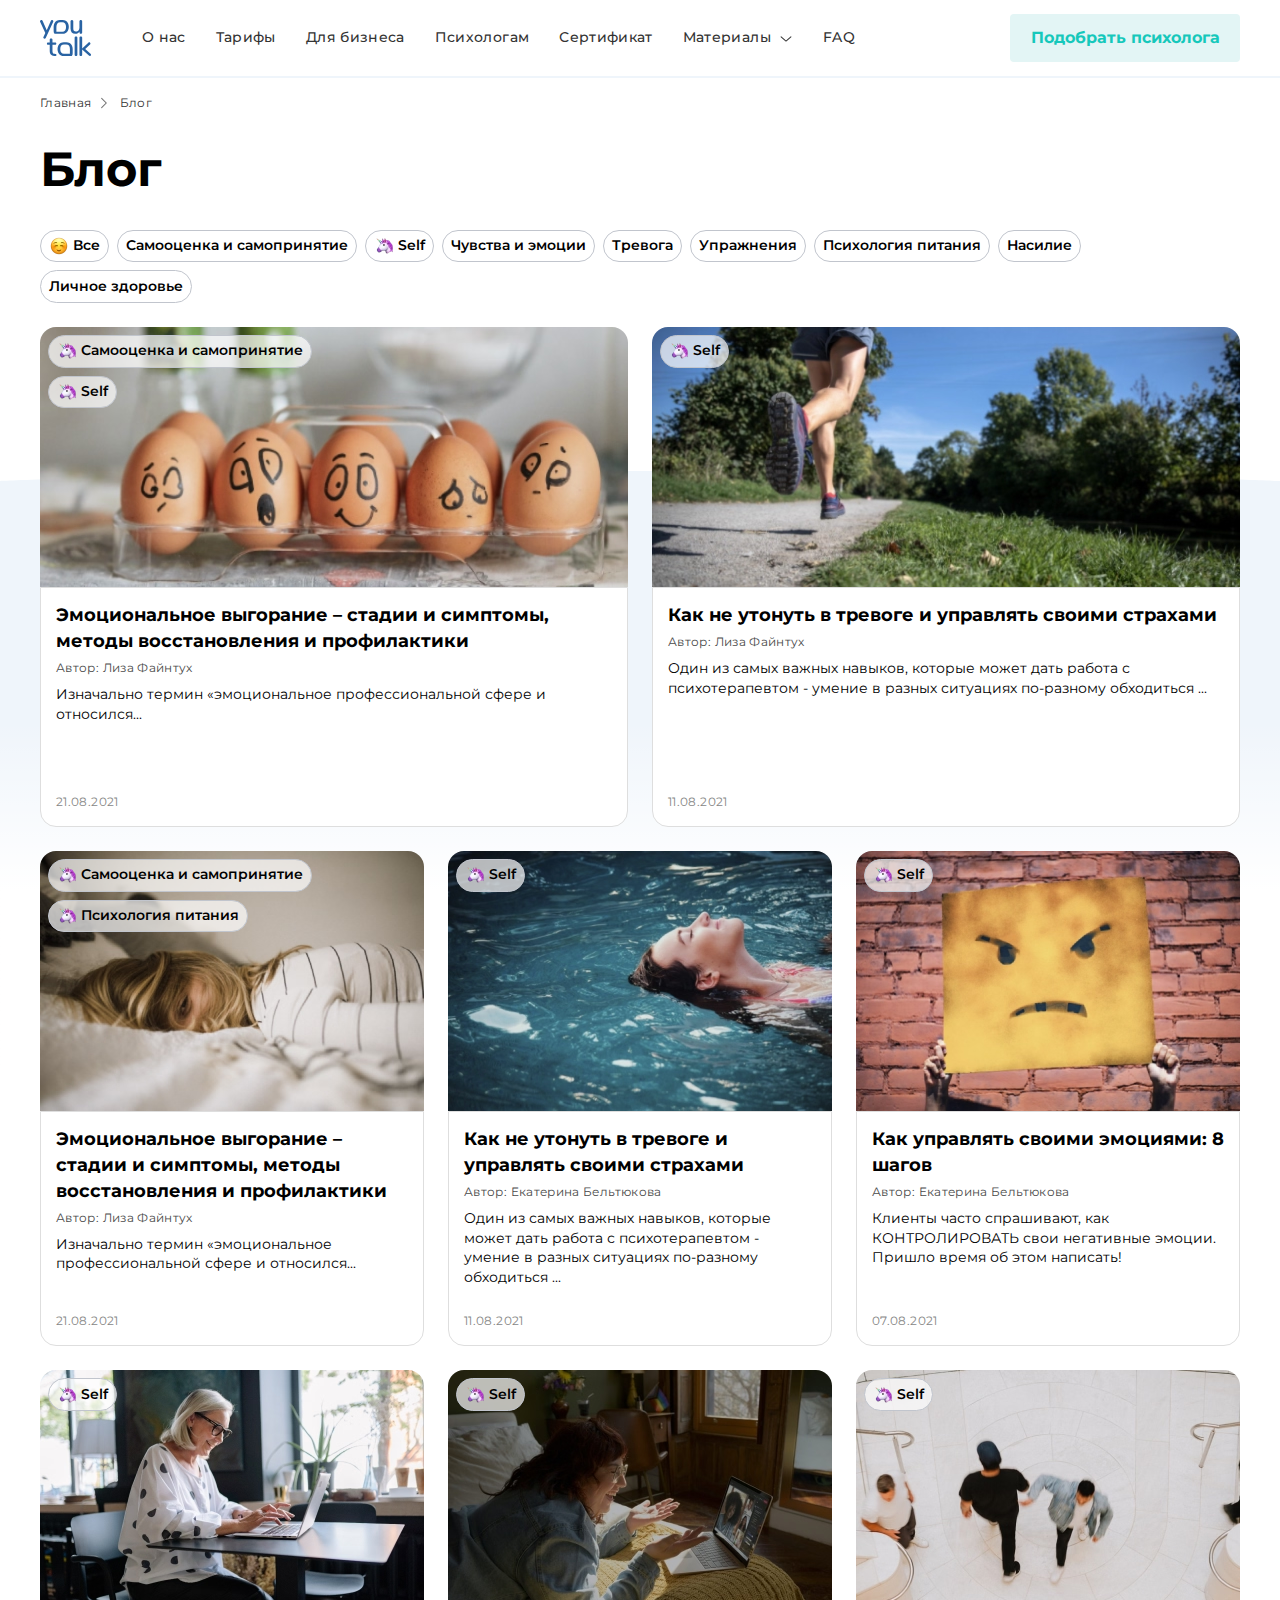
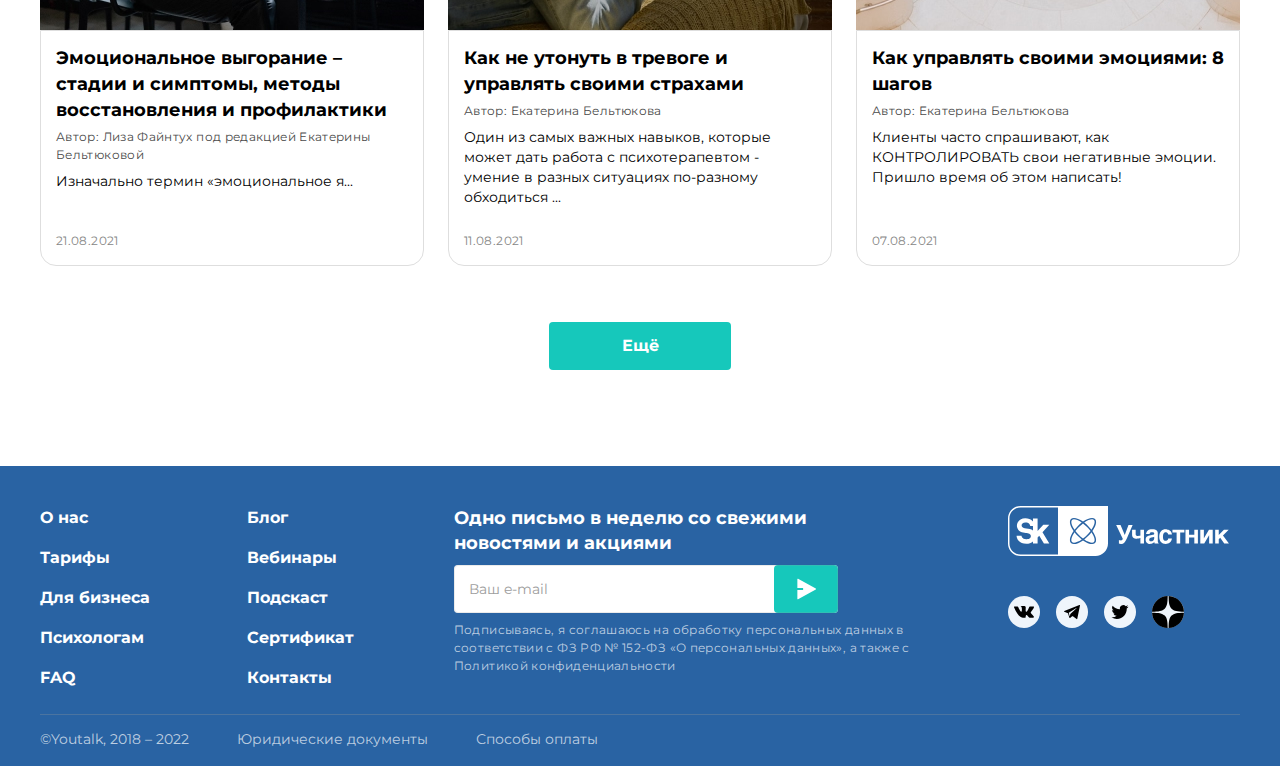
<file: blog.html>
<!DOCTYPE html>
<html lang="ru">
<head>
    <meta charset="UTF-8">
    <meta name="viewport" content="width=device-width, initial-scale=1.0">
    <title>Блог</title>
    <link rel="stylesheet" href="assets/css/style.css">
</head>
<body>
    <svg xmlns="http://www.w3.org/2000/svg" xmlns:xlink="http://www.w3.org/1999/xlink" class="sprites"><symbol viewBox="0 0 16 16" id="breadcrumbs-divider-icon" xmlns="http://www.w3.org/2000/svg"><path fill-rule="evenodd" clip-rule="evenodd" d="M5.301 2.961a.5.5 0 0 1 .708 0l4.687 4.688a.5.5 0 0 1 0 .707L6.01 13.044a.5.5 0 1 1-.708-.708l4.334-4.334-4.334-4.334a.5.5 0 0 1 0-.707Z" fill-opacity=".7"/></symbol><symbol viewBox="0 0 14 14" id="dropdown-icon" xmlns="http://www.w3.org/2000/svg"><path fill-rule="evenodd" clip-rule="evenodd" d="M1.72 4.575a.5.5 0 0 1 .705-.055L7 8.441l4.575-3.92a.5.5 0 1 1 .65.759l-4.9 4.2a.5.5 0 0 1-.65 0l-4.9-4.2a.5.5 0 0 1-.055-.705Z"/></symbol><symbol viewBox="0 0 32 32" id="dzen-icon" xmlns="http://www.w3.org/2000/svg"><g clip-path="url(#ca)"><path fill-rule="evenodd" clip-rule="evenodd" d="M15.676.003c-.075 6.58-.506 10.264-2.958 12.715-2.451 2.452-6.134 2.883-12.715 2.958C.173 7.096 7.097.174 15.676.003Zm16.32 15.67c-6.387-.087-9.994-.542-12.407-2.955-2.45-2.45-2.881-6.13-2.957-12.706 8.435.328 15.194 7.186 15.365 15.66Zm-15.36 16.315c.086-6.383.541-9.987 2.953-12.399 2.412-2.412 6.016-2.867 12.399-2.953-.326 8.33-7.021 15.026-15.352 15.352Zm-.964.009C7.198 31.827.34 25.067.012 16.632c6.575.076 10.256.507 12.706 2.957 2.413 2.413 2.868 6.02 2.954 12.408Z"/></g><defs><clipPath id="ca"><path d="M0 0h32v32H0z"/></clipPath></defs></symbol><symbol viewBox="0 0 25 24" id="subscribe-icon" xmlns="http://www.w3.org/2000/svg"><path d="M3.5 13h6v-2h-6V1.846a.5.5 0 0 1 .741-.438l18.462 10.154a.5.5 0 0 1 0 .876L4.241 22.592a.5.5 0 0 1-.741-.438V13Z"/></symbol><symbol viewBox="0 0 32 32" id="telegram-icon" xmlns="http://www.w3.org/2000/svg"><path d="m8.283 15.77 3.686 1.394 1.427 4.65c.092.299.451.409.69.21l2.055-1.697a.607.607 0 0 1 .747-.021l3.707 2.727a.433.433 0 0 0 .68-.266L23.991 9.53a.437.437 0 0 0-.582-.5l-15.13 5.914a.443.443 0 0 0 .004.824Zm4.883.652 7.206-4.498c.13-.08.262.097.151.202l-5.946 5.601a1.255 1.255 0 0 0-.382.748l-.203 1.521c-.027.203-.308.223-.364.027l-.779-2.774a.74.74 0 0 1 .317-.827Z"/></symbol><symbol viewBox="0 0 32 32" id="twitter-icon" xmlns="http://www.w3.org/2000/svg"><path d="M24.47 10.713a6.987 6.987 0 0 1-2.002.549 3.497 3.497 0 0 0 1.534-1.929 6.966 6.966 0 0 1-2.213.846 3.485 3.485 0 0 0-5.939 3.178 9.894 9.894 0 0 1-7.183-3.641 3.485 3.485 0 0 0 1.078 4.653 3.473 3.473 0 0 1-1.578-.436v.044a3.488 3.488 0 0 0 2.796 3.417c-.514.14-1.053.16-1.575.06a3.487 3.487 0 0 0 3.255 2.42 6.994 6.994 0 0 1-5.159 1.444 9.858 9.858 0 0 0 5.342 1.567c6.41 0 9.917-5.31 9.917-9.917 0-.15-.005-.301-.011-.45a7.08 7.08 0 0 0 1.739-1.804Z"/></symbol><symbol viewBox="0 0 32 32" id="vk-icon" xmlns="http://www.w3.org/2000/svg"><path d="M25.822 20.541c-.054-.093-.386-.841-1.987-2.38-1.675-1.61-1.45-1.349.568-4.133 1.229-1.696 1.72-2.732 1.566-3.175-.146-.422-1.05-.31-1.05-.31l-3.005.018s-.223-.031-.389.07c-.161.102-.265.335-.265.335s-.476 1.313-1.111 2.429c-1.339 2.355-1.875 2.479-2.094 2.333-.509-.34-.381-1.37-.381-2.1 0-2.283.333-3.234-.652-3.48-.327-.082-.567-.136-1.403-.145-1.073-.012-1.982.004-2.496.264-.342.173-.606.56-.445.582.199.028.65.126.888.463.309.433.297 1.41.297 1.41s.178 2.686-.413 3.02c-.407.229-.963-.238-2.157-2.376-.611-1.094-1.074-2.304-1.074-2.304s-.088-.226-.247-.346a1.222 1.222 0 0 0-.463-.193l-2.857.018s-.43.013-.587.206c-.14.172-.011.527-.011.527s2.238 5.42 4.77 8.154c2.324 2.505 4.962 2.34 4.962 2.34h1.195s.361-.041.545-.247c.17-.189.164-.544.164-.544s-.024-1.66.721-1.905c.734-.241 1.677 1.605 2.675 2.316.755.537 1.33.42 1.33.42l2.67-.04s1.398-.089.736-1.227Z"/></symbol></svg>
    <div class="wrapper">
        <header class="lock-padding">
    <div class="container">
        <div class="header__logotype">
            <picture>
                <img src="assets/images/header-logotype.svg" alt="Логотип">
            </picture>
            <a href="index.html" class="absolute-link"></a>
        </div>
        <div class="header__burger-menu">
            <nav class="header__burger-menu__nav">
                <ul>
                    <li><a href="#">О нас</a></li>
                    <li><a href="#">Тарифы</a></li>
                    <li><a href="#">Для бизнеса</a></li>
                    <li><a href="#">Психологам</a></li>
                    <li><a href="#">Сертификат</a></li>
                    <li>
                        <div class="header__burger-menu__dropdown">
                            <div class="header__burger-menu__dropdown__button">
                                <span>Материалы</span>
                                <svg>
                                    <use xlink:href="#dropdown-icon"></use>
                                </svg>
                            </div>
                            <div class="header__burger-menu__dropdown__content-wrapper">
                                <nav class="header__burger-menu__dropdown__content">
                                    <ul>
                                        <li><a href="#">О нас</a></li>
                                        <li><a href="#">Тарифы</a></li>
                                        <li><a href="#">Для бизнеса</a></li>
                                    </ul>
                                </nav>
                            </div>
                        </div>
                    </li>
                    <li><a href="#">FAQ</a></li>
                </ul>
            </nav>
            <a href="#" class="main-button main-button_light">Подобрать психолога</a>
        </div>
        <div class="header__burger-menu__button">
            <div class="header__burger-menu__button__content">
                <span></span>
            </div>
        </div>
    </div>
</header>
        <main>
            <nav class="breadcrumbs">
                <div class="breadcrumbs__content">
                    <div class="breadcrumbs__item">
                        <a href="#">Главная</a>
                    </div>
                    <div class="breadcrumbs__item breadcrumbs__item_divider">
                        <svg>
                            <use xlink:href="#breadcrumbs-divider-icon"></use>
                        </svg>
                    </div>
                    <div class="breadcrumbs__item breadcrumbs__item_current">
                        <a href="#">Блог</a>
                    </div>
                </div>
            </nav>
            <section class="blog-section">
                <picture class="blog-figure">
                    <img src="assets/images/blog-figure-1.svg" alt="Картинка">
                </picture>
                <div class="container">
                    <h1>Блог</h1>
                    <div class="blog-section__tags">
                        <div class="blog-section__tags__tag">
                            <div class="blog-section__tags__tag__content">
                                <picture>
                                    <source srcset="assets/images/emoji-1.avif" type="image/avif">
                                    <source srcset="assets/images/emoji-1.webp" type="image/webp">
                                    <img src="assets/images/emoji-1.png" alt="Картинка">
                                </picture>
                                <span>Все</span>
                                <a href="#" class="absolute-link"></a>
                            </div>
                        </div>
                        <div class="blog-section__tags__tag">
                            <div class="blog-section__tags__tag__content">
                                <span>Самооценка и самопринятие</span>
                                <a href="#" class="absolute-link"></a>
                            </div>
                        </div>
                        <div class="blog-section__tags__tag">
                            <div class="blog-section__tags__tag__content">
                                <picture>
                                    <source srcset="assets/images/emoji-2.avif" type="image/avif">
                                    <source srcset="assets/images/emoji-2.webp" type="image/webp">
                                    <img src="assets/images/emoji-2.png" alt="Картинка">
                                </picture>
                                <span>Self</span>
                                <a href="#" class="absolute-link"></a>
                            </div>
                        </div>
                        <div class="blog-section__tags__tag">
                            <div class="blog-section__tags__tag__content">
                                <span>Чувства и эмоции</span>
                                <a href="#" class="absolute-link"></a>
                            </div>
                        </div>
                        <div class="blog-section__tags__tag">
                            <div class="blog-section__tags__tag__content">
                                <span>Тревога</span>
                                <a href="#" class="absolute-link"></a>
                            </div>
                        </div>
                        <div class="blog-section__tags__tag">
                            <div class="blog-section__tags__tag__content">
                                <span>Упражнения</span>
                                <a href="#" class="absolute-link"></a>
                            </div>
                        </div>
                        <div class="blog-section__tags__tag">
                            <div class="blog-section__tags__tag__content">
                                <span>Психология питания</span>
                                <a href="#" class="absolute-link"></a>
                            </div>
                        </div>
                        <div class="blog-section__tags__tag">
                            <div class="blog-section__tags__tag__content">
                                <span>Насилие</span>
                                <a href="#" class="absolute-link"></a>
                            </div>
                        </div>
                        <div class="blog-section__tags__tag">
                            <div class="blog-section__tags__tag__content">
                                <span>Личное здоровье</span>
                                <a href="#" class="absolute-link"></a>
                            </div>
                        </div>
                    </div>
                    <div class="articles">
                        <div class="articles__container">
                            <div class="articles-list">
                                <div class="articles-list__item articles-list__item_large">
                                    <div class="articles-list__item__image-content">
                                        <div class="articles-list__item__tags">
                                            <div class="articles-list__item__tags__tag">
                                                <div class="articles-list__item__tags__tag__content">
                                                    <picture>
                                                        <source srcset="assets/images/emoji-2.avif" type="image/avif">
                                                        <source srcset="assets/images/emoji-2.webp" type="image/webp">
                                                        <img src="assets/images/emoji-2.png" alt="Картинка">
                                                    </picture>
                                                    <span>Самооценка и самопринятие</span>
                                                    <a href="#" class="absolute-link"></a>
                                                </div>
                                            </div>
                                            <div class="articles-list__item__tags__tag">
                                                <div class="articles-list__item__tags__tag__content">
                                                    <picture>
                                                        <source srcset="assets/images/emoji-2.avif" type="image/avif">
                                                        <source srcset="assets/images/emoji-2.webp" type="image/webp">
                                                        <img src="assets/images/emoji-2.png" alt="Картинка">
                                                    </picture>
                                                    <span>Self</span>
                                                    <a href="#" class="absolute-link"></a>
                                                </div>
                                            </div>
                                        </div>
                                        <picture class="articles-list__item__picture">
                                            <source srcset="assets/images/article-1.avif" type="image/avif">
                                            <source srcset="assets/images/article-1.webp" type="image/webp">
                                            <img src="assets/images/article-1.png" alt="Картинка" width="672" height="404">
                                        </picture>
                                    </div>
                                    <div class="articles-list__item__text-content">
                                        <h3>Эмоциональное выгорание – стадии и симптомы, методы восстановления и профилактики</h3>
                                        <p class="articles-list__item__author">
                                            Автор: <cite>Лиза Файнтух</cite>
                                        </p>
                                        <p class="articles-list__item__description">
                                            Изначально термин «эмоциональное профессиональной сфере и относился...
                                        </p>
                                        <time datetime="2021-08-21">21.08.2021</time>
                                    </div>
                                    <a href="article.html" class="absolute-link"></a>
                                </div>
                                <div class="articles-list__item articles-list__item_large">
                                    <div class="articles-list__item__image-content">
                                        <div class="articles-list__item__tags">
                                            <div class="articles-list__item__tags__tag">
                                                <div class="articles-list__item__tags__tag__content">
                                                    <picture>
                                                        <source srcset="assets/images/emoji-2.avif" type="image/avif">
                                                        <source srcset="assets/images/emoji-2.webp" type="image/webp">
                                                        <img src="assets/images/emoji-2.png" alt="Картинка">
                                                    </picture>
                                                    <span>Self</span>
                                                    <a href="#" class="absolute-link"></a>
                                                </div>
                                            </div>
                                        </div>
                                        <picture class="articles-list__item__picture">
                                            <source srcset="assets/images/article-2.avif" type="image/avif">
                                            <source srcset="assets/images/article-2.webp" type="image/webp">
                                            <img src="assets/images/article-2.png" alt="Картинка" width="672" height="404">
                                        </picture>
                                    </div>
                                    <div class="articles-list__item__text-content">
                                        <h3>Как не утонуть в тревоге и управлять своими страхами</h3>
                                        <p class="articles-list__item__author">
                                            Автор: <cite>Лиза Файнтух</cite>
                                        </p>
                                        <p class="articles-list__item__description">
                                            Один из самых важных навыков, которые может дать работа с психотерапевтом - умение в разных ситуациях по-разному обходиться ...
                                        </p>
                                        <time datetime="2021-08-11">11.08.2021</time>
                                    </div>
                                    <a href="article.html" class="absolute-link"></a>
                                </div>
                                <div class="articles-list__item">
                                    <div class="articles-list__item__image-content">
                                        <div class="articles-list__item__tags">
                                            <div class="articles-list__item__tags__tag">
                                                <div class="articles-list__item__tags__tag__content">
                                                    <picture>
                                                        <source srcset="assets/images/emoji-2.avif" type="image/avif">
                                                        <source srcset="assets/images/emoji-2.webp" type="image/webp">
                                                        <img src="assets/images/emoji-2.png" alt="Картинка">
                                                    </picture>
                                                    <span>Самооценка и самопринятие</span>
                                                    <a href="#" class="absolute-link"></a>
                                                </div>
                                            </div>
                                            <div class="articles-list__item__tags__tag">
                                                <div class="articles-list__item__tags__tag__content">
                                                    <picture>
                                                        <source srcset="assets/images/emoji-2.avif" type="image/avif">
                                                        <source srcset="assets/images/emoji-2.webp" type="image/webp">
                                                        <img src="assets/images/emoji-2.png" alt="Картинка">
                                                    </picture>
                                                    <span>Психология питания</span>
                                                    <a href="#" class="absolute-link"></a>
                                                </div>
                                            </div>
                                        </div>
                                        <picture class="articles-list__item__picture">
                                            <source srcset="assets/images/article-3.avif" type="image/avif">
                                            <source srcset="assets/images/article-3.webp" type="image/webp">
                                            <img src="assets/images/article-3.png" alt="Картинка" width="324" height="206">
                                        </picture>
                                    </div>
                                    <div class="articles-list__item__text-content">
                                        <h3>Эмоциональное выгорание – стадии и симптомы, методы восстановления и профилактики</h3>
                                        <p class="articles-list__item__author">
                                            Автор: <cite>Лиза Файнтух</cite>
                                        </p>
                                        <p class="articles-list__item__description">
                                            Изначально термин «эмоциональное профессиональной сфере и относился...
                                        </p>
                                        <time datetime="2021-08-21">21.08.2021</time>
                                    </div>
                                    <a href="article.html" class="absolute-link"></a>
                                </div>
                                <div class="articles-list__item">
                                    <div class="articles-list__item__image-content">
                                        <div class="articles-list__item__tags">
                                            <div class="articles-list__item__tags__tag">
                                                <div class="articles-list__item__tags__tag__content">
                                                    <picture>
                                                        <source srcset="assets/images/emoji-2.avif" type="image/avif">
                                                        <source srcset="assets/images/emoji-2.webp" type="image/webp">
                                                        <img src="assets/images/emoji-2.png" alt="Картинка">
                                                    </picture>
                                                    <span>Self</span>
                                                    <a href="#" class="absolute-link"></a>
                                                </div>
                                            </div>
                                        </div>
                                        <picture class="articles-list__item__picture">
                                            <source srcset="assets/images/article-4.avif" type="image/avif">
                                            <source srcset="assets/images/article-4.webp" type="image/webp">
                                            <img src="assets/images/article-4.png" alt="Картинка" width="324" height="206">
                                        </picture>
                                    </div>
                                    <div class="articles-list__item__text-content">
                                        <h3>Как не утонуть в тревоге и управлять своими страхами</h3>
                                        <p class="articles-list__item__author">
                                            Автор: <cite>Екатерина Бельтюкова</cite>
                                        </p>
                                        <p class="articles-list__item__description">
                                            Один из самых важных навыков, которые может дать работа с психотерапевтом - умение в разных ситуациях по-разному обходиться ...
                                        </p>
                                        <time datetime="2021-08-11">11.08.2021</time>
                                    </div>
                                    <a href="article.html" class="absolute-link"></a>
                                </div>
                                <div class="articles-list__item">
                                    <div class="articles-list__item__image-content">
                                        <div class="articles-list__item__tags">
                                            <div class="articles-list__item__tags__tag">
                                                <div class="articles-list__item__tags__tag__content">
                                                    <picture>
                                                        <source srcset="assets/images/emoji-2.avif" type="image/avif">
                                                        <source srcset="assets/images/emoji-2.webp" type="image/webp">
                                                        <img src="assets/images/emoji-2.png" alt="Картинка">
                                                    </picture>
                                                    <span>Self</span>
                                                    <a href="#" class="absolute-link"></a>
                                                </div>
                                            </div>
                                        </div>
                                        <picture class="articles-list__item__picture">
                                            <source srcset="assets/images/article-5.avif" type="image/avif">
                                            <source srcset="assets/images/article-5.webp" type="image/webp">
                                            <img src="assets/images/article-5.png" alt="Картинка" width="324" height="206">
                                        </picture>
                                    </div>
                                    <div class="articles-list__item__text-content">
                                        <h3>Как управлять своими эмоциями:
                                            8 шагов</h3>
                                        <p class="articles-list__item__author">
                                            Автор: <cite>Екатерина Бельтюкова</cite>
                                        </p>
                                        <p class="articles-list__item__description">
                                            Клиенты часто спрашивают, как КОНТРОЛИРОВАТЬ свои негативные эмоции. Пришло время об этом написать!
                                        </p>
                                        <time datetime="2021-08-07">07.08.2021</time>
                                    </div>
                                    <a href="article.html" class="absolute-link"></a>
                                </div>
                                <div class="articles-list__item">
                                    <div class="articles-list__item__image-content">
                                        <div class="articles-list__item__tags">
                                            <div class="articles-list__item__tags__tag">
                                                <div class="articles-list__item__tags__tag__content">
                                                    <picture>
                                                        <source srcset="assets/images/emoji-2.avif" type="image/avif">
                                                        <source srcset="assets/images/emoji-2.webp" type="image/webp">
                                                        <img src="assets/images/emoji-2.png" alt="Картинка">
                                                    </picture>
                                                    <span>Self</span>
                                                    <a href="#" class="absolute-link"></a>
                                                </div>
                                            </div>
                                        </div>
                                        <picture class="articles-list__item__picture">
                                            <source srcset="assets/images/article-6.avif" type="image/avif">
                                            <source srcset="assets/images/article-6.webp" type="image/webp">
                                            <img src="assets/images/article-6.png" loading="lazy" alt="Картинка" width="324" height="206">
                                        </picture>
                                    </div>
                                    <div class="articles-list__item__text-content">
                                        <h3>Эмоциональное выгорание – стадии и симптомы, методы восстановления и профилактики</h3>
                                        <p class="articles-list__item__author">
                                            Автор: <cite>Лиза Файнтух под редакцией Екатерины Бельтюковой</cite>
                                        </p>
                                        <p class="articles-list__item__description">
                                            Изначально термин «эмоциональное я...
                                        </p>
                                        <time datetime="2021-08-21">21.08.2021</time>
                                    </div>
                                    <a href="article.html" class="absolute-link"></a>
                                </div>
                                <div class="articles-list__item">
                                    <div class="articles-list__item__image-content">
                                        <div class="articles-list__item__tags">
                                            <div class="articles-list__item__tags__tag">
                                                <div class="articles-list__item__tags__tag__content">
                                                    <picture>
                                                        <source srcset="assets/images/emoji-2.avif" type="image/avif">
                                                        <source srcset="assets/images/emoji-2.webp" type="image/webp">
                                                        <img src="assets/images/emoji-2.png" alt="Картинка">
                                                    </picture>
                                                    <span>Self</span>
                                                    <a href="#" class="absolute-link"></a>
                                                </div>
                                            </div>
                                        </div>
                                        <picture class="articles-list__item__picture">
                                            <source srcset="assets/images/article-7.avif" type="image/avif">
                                            <source srcset="assets/images/article-7.webp" type="image/webp">
                                            <img src="assets/images/article-7.png" loading="lazy" alt="Картинка" width="324" height="206">
                                        </picture>
                                    </div>
                                    <div class="articles-list__item__text-content">
                                        <h3>Как не утонуть в тревоге и управлять своими страхами</h3>
                                        <p class="articles-list__item__author">
                                            Автор: <cite>Екатерина Бельтюкова</cite>
                                        </p>
                                        <p class="articles-list__item__description">
                                            Один из самых важных навыков, которые может дать работа с психотерапевтом - умение в разных ситуациях по-разному обходиться ...
                                        </p>
                                        <time datetime="2021-08-11">11.08.2021</time>
                                    </div>
                                    <a href="article.html" class="absolute-link"></a>
                                </div>
                                <div class="articles-list__item">
                                    <div class="articles-list__item__image-content">
                                        <div class="articles-list__item__tags">
                                            <div class="articles-list__item__tags__tag">
                                                <div class="articles-list__item__tags__tag__content">
                                                    <picture>
                                                        <source srcset="assets/images/emoji-2.avif" type="image/avif">
                                                        <source srcset="assets/images/emoji-2.webp" type="image/webp">
                                                        <img src="assets/images/emoji-2.png" alt="Картинка">
                                                    </picture>
                                                    <span>Self</span>
                                                    <a href="#" class="absolute-link"></a>
                                                </div>
                                            </div>
                                        </div>
                                        <picture class="articles-list__item__picture">
                                            <source srcset="assets/images/article-8.avif" type="image/avif">
                                            <source srcset="assets/images/article-8.webp" type="image/webp">
                                            <img src="assets/images/article-8.png" loading="lazy" alt="Картинка" width="324" height="206">
                                        </picture>
                                    </div>
                                    <div class="articles-list__item__text-content">
                                        <h3>Как управлять своими эмоциями:
                                            8 шагов</h3>
                                        <p class="articles-list__item__author">
                                            Автор: <cite>Екатерина Бельтюкова</cite>
                                        </p>
                                        <p class="articles-list__item__description">
                                            Клиенты часто спрашивают, как КОНТРОЛИРОВАТЬ свои негативные эмоции. Пришло время об этом написать!
                                        </p>
                                        <time datetime="2021-08-07">07.08.2021</time>
                                    </div>
                                    <a href="article.html" class="absolute-link"></a>
                                </div>
                            </div>
                            <a href="#" class="main-button main-button_load-more">Ещё</a>
                        </div>
                    </div>
                </div>
            </section>
        </main>
        <footer>
    <div class="container">
        <div class="footer__items">
            <nav class="footer__items__item">
                <ul>
                    <li><a href="#">О нас</a></li>
                    <li><a href="#">Тарифы</a></li>
                    <li><a href="#">Для бизнеса</a></li>
                    <li><a href="#">Психологам</a></li>
                    <li><a href="#">FAQ</a></li>
                </ul>
            </nav>
            <nav class="footer__items__item">
                <ul>
                    <li><a href="#">Блог</a></li>
                    <li><a href="#">Вебинары</a></li>
                    <li><a href="#">Подскаст</a></li>
                    <li><a href="#">Сертификат</a></li>
                    <li><a href="#">Контакты</a></li>
                </ul>
            </nav>
            <div class="footer__items__item footer__items__item_form">
                <form action="#" class="subscribe-form">
                    <h3>Одно письмо в неделю со свежими новостями и акциями</h3>
                    <div class="form__input-container">
                        <input type="email" name="subscribe-email" id="subscribe-form-email" placeholder="Ваш e-mail" required>
                        <button type="submit">
                            <svg>
                                <use xlink:href="#subscribe-icon"></use>
                            </svg>
                        </button>
                    </div>
                    <p class="subscribe-form__description">
                        Подписываясь, я соглашаюсь на обработку персональных данных в соответствии с 
                        ФЗ РФ № 152-ФЗ «О персональных данных», а также с Политикой конфиденциальности
                    </p>
                </form>
            </div>
            <div class="footer__items__item footer__items__item_logotype-social">
                <div class="footer__logotype">
                    <picture>
                        <img src="assets/images/footer-logotype.svg" alt="Логотип">
                    </picture>
                    <a href="index.html" class="absolute-link"></a>
                </div>
                <ul class="social-links">
                    <li>
                        <a href="#" class="social-links__link">
                            <svg>
                                <use xlink:href="#vk-icon"></use>
                            </svg>
                        </a>
                    </li>
                    <li>
                        <a href="#" class="social-links__link">
                            <svg>
                                <use xlink:href="#telegram-icon"></use>
                            </svg>
                        </a>
                    </li>
                    <li>
                        <a href="#" class="social-links__link">
                            <svg>
                                <use xlink:href="#twitter-icon"></use>
                            </svg>
                        </a>
                    </li>
                    <li>
                        <a href="#" class="social-links__link">
                            <svg>
                                <use xlink:href="#dzen-icon"></use>
                            </svg>
                        </a>
                    </li>
                </ul>
            </div>
            <div class="footer__items__item footer__items__item_bottom">
                <div class="footer__items__item__content">
                    <span class="footer__copyright">©Youtalk, 2018 – 2022</span>
                    <a href="#" class="footer__link">Юридические документы</a>
                    <a href="#" class="footer__link">Способы оплаты</a>
                </div>
            </div>
        </div>
    </div>
</footer>
    </div>
    <script src="assets/js/scripts.js"></script>
</body>
</html>
</file>
<file: assets/css/style.css>
@charset "UTF-8";
@font-face {
  font-family: "Montserrat";
  src: local("Montserrat-Bold"), url("../fonts/Montserrat-Bold.woff2") format("woff2"), url("../fonts/Montserrat-Bold.woff") format("woff"), url("../fonts/Montserrat-Bold.ttf") format("truetype");
  font-weight: 700;
  font-style: normal;
  font-display: swap;
}
@font-face {
  font-family: "Montserrat";
  src: local("Montserrat-SemiBold"), url("../fonts/Montserrat-SemiBold.woff2") format("woff2"), url("../fonts/Montserrat-SemiBold.woff") format("woff"), url("../fonts/Montserrat-SemiBold.ttf") format("truetype");
  font-weight: 600;
  font-style: normal;
  font-display: swap;
}
@font-face {
  font-family: "Montserrat";
  src: local("Montserrat-Medium"), url("../fonts/Montserrat-Medium.woff2") format("woff2"), url("../fonts/Montserrat-Medium.woff") format("woff"), url("../fonts/Montserrat-Medium.ttf") format("truetype");
  font-weight: 500;
  font-style: normal;
  font-display: swap;
}
@font-face {
  font-family: "Montserrat";
  src: local("Montserrat-Regular"), url("../fonts/Montserrat-Regular.woff2") format("woff2"), url("../fonts/Montserrat-Regular.woff") format("woff"), url("../fonts/Montserrat-Regular.ttf") format("truetype");
  font-weight: 400;
  font-style: normal;
  font-display: swap;
}
@font-face {
  font-family: "Montserrat";
  src: local("Montserrat-Italic"), url("../fonts/Montserrat-Italic.woff2") format("woff2"), url("../fonts/Montserrat-Italic.woff") format("woff"), url("../fonts/Montserrat-Italic.ttf") format("truetype");
  font-weight: 400;
  font-style: italic;
  font-display: swap;
}
:root {
  --font-size--html: 16px;
  --font-size--h1: 3rem;
  --font-size--h2: 1.75rem;
  --font-size--h3: 1.5rem;
  --font-size--h4: 1.125rem;
  --font-size--h5: 1rem;
  --font-size--h6: 1rem;
  --font-size--big: 1.25rem;
  --font-size--regular: 1rem;
  --font-size--small: 0.875rem;
  --font-size--micro: 0.75rem;
  --color--white: #FFFFFF;
  --color--black: #333333;
  --color--blue: #2963A3;
  --color--dark-blue: #011632;
  --color--green: #16C8BB;
  --color--gray: #494949;
  --color--second-gray: #868686;
  --color--third-gray: #9D9D9D;
  --color--light-green: #E6F8F6;
  --color--second-light-green: #E3F5F5;
  --color--light-blue: #F3F7FE;
  --color--second-light-blue: #E6F0FD;
  --color--light-gray: #C1C5CD;
  --color--second-light-gray: #DEDEDE;
  --color--stroke-light-blue: #EFF5FB;
  --border-radius--24px: 24px;
  --border-radius--16px: 16px;
  --border-radius--6px: 6px;
  --border-radius--4px: 4px;
  --padding--section: 32px;
  --gap--main: 24px;
  --transition--main: 0.3s ease 0s;
}

.sprites {
  display: none;
}

html {
  font-size: var(--font-size--html);
}

html, body {
  height: 100%;
}

body {
  display: -webkit-box;
  display: -webkit-flex;
  display: -moz-box;
  display: -ms-flexbox;
  display: flex;
  -webkit-box-orient: vertical;
  -webkit-box-direction: normal;
  -webkit-flex-direction: column;
  -moz-box-orient: vertical;
  -moz-box-direction: normal;
  -ms-flex-direction: column;
  flex-direction: column;
  background-color: var(--color--white);
  font-size: var(--font-size--regular);
  margin: 0;
}
body._lock {
  overflow: hidden;
}
body .wrapper {
  display: -webkit-box;
  display: -webkit-flex;
  display: -moz-box;
  display: -ms-flexbox;
  display: flex;
  -webkit-box-orient: vertical;
  -webkit-box-direction: normal;
  -webkit-flex-direction: column;
  -moz-box-orient: vertical;
  -moz-box-direction: normal;
  -ms-flex-direction: column;
  flex-direction: column;
  height: 100%;
}
body .wrapper,
body .wrapper *,
body .wrapper *::before,
body .wrapper *::after {
  padding: 0;
  margin: 0;
  border: none;
  -webkit-box-sizing: border-box;
  -moz-box-sizing: border-box;
  box-sizing: border-box;
  font-family: "Montserrat", sans-serif;
  font-size: inherit;
  font-weight: 400;
  line-height: 100%;
  color: inherit;
  font-style: normal;
  -webkit-text-size-adjust: none;
  -moz-text-size-adjust: none;
  -ms-text-size-adjust: none;
  text-size-adjust: none;
}
body .wrapper a, body .wrapper a:link, body .wrapper a:visited {
  text-decoration: none;
}
body .wrapper a:hover {
  text-decoration: none;
}
body .wrapper aside, body .wrapper nav, body .wrapper footer, body .wrapper header, body .wrapper section, body .wrapper main {
  display: block;
}
body .wrapper h1, body .wrapper h2, body .wrapper h3, body .wrapper h4, body .wrapper h5, body .wrapper h6, body .wrapper p {
  font-size: inherit;
  font-weight: inherit;
}
body .wrapper address {
  font-style: normal;
}
body .wrapper input, body .wrapper textarea, body .wrapper button, body .wrapper select {
  font-family: inherit;
  font-size: inherit;
  color: inherit;
  background-color: transparent;
}
body .wrapper input::-ms-clear {
  display: none;
}
body .wrapper textarea {
  resize: none;
}
body .wrapper button, body .wrapper input[type=submit] {
  display: inline-block;
  -webkit-box-shadow: none;
  -moz-box-shadow: none;
  box-shadow: none;
  background-color: transparent;
  background: none;
  cursor: pointer;
}
body .wrapper textarea, body .wrapper textarea:focus, body .wrapper textarea:active, body .wrapper input, body .wrapper input:focus, body .wrapper input:active, body .wrapper button:focus, body .wrapper button:active {
  outline: none;
}
body .wrapper button::-moz-focus-inner {
  padding: 0;
  border: 0;
}
body .wrapper label {
  cursor: pointer;
}
body .wrapper legend {
  display: block;
}
body .wrapper img {
  width: 100%;
  -o-object-fit: cover;
  object-fit: cover;
}
body .wrapper picture {
  display: -webkit-box;
  display: -webkit-flex;
  display: -moz-box;
  display: -ms-flexbox;
  display: flex;
}
body .wrapper picture source {
  display: none;
}
body .wrapper main {
  -webkit-box-flex: 1;
  -webkit-flex: 1 1 auto;
  -moz-box-flex: 1;
  -ms-flex: 1 1 auto;
  flex: 1 1 auto;
}
body .wrapper header, body .wrapper footer, body .wrapper main {
  width: 100%;
  display: -webkit-box;
  display: -webkit-flex;
  display: -moz-box;
  display: -ms-flexbox;
  display: flex;
  -webkit-box-orient: vertical;
  -webkit-box-direction: normal;
  -webkit-flex-direction: column;
  -moz-box-orient: vertical;
  -moz-box-direction: normal;
  -ms-flex-direction: column;
  flex-direction: column;
}
body .wrapper header .container, body .wrapper footer .container, body .wrapper section .container {
  width: 100%;
  max-width: 1264px;
  padding: 0 var(--padding--section);
  margin: 0 auto;
}
body .wrapper .absolute-content, body .wrapper .absolute-link {
  position: absolute;
  left: 0;
  top: 0;
  width: 100%;
  height: 100%;
  display: -webkit-box;
  display: -webkit-flex;
  display: -moz-box;
  display: -ms-flexbox;
  display: flex;
  -webkit-box-orient: vertical;
  -webkit-box-direction: normal;
  -webkit-flex-direction: column;
  -moz-box-orient: vertical;
  -moz-box-direction: normal;
  -ms-flex-direction: column;
  flex-direction: column;
  margin-bottom: 0;
}

body .wrapper h1, body .wrapper .h1, body .wrapper h2, body .wrapper .h2, body .wrapper h3, body .wrapper .h3, body .wrapper h4, body .wrapper .h4, body .wrapper h5, body .wrapper .h5, body .wrapper h6, body .wrapper .h6 {
  font-weight: 700;
  line-height: 116%;
}
body .wrapper h1:last-child, body .wrapper .h1:last-child, body .wrapper h2:last-child, body .wrapper .h2:last-child, body .wrapper h3:last-child, body .wrapper .h3:last-child, body .wrapper h4:last-child, body .wrapper .h4:last-child, body .wrapper h5:last-child, body .wrapper .h5:last-child, body .wrapper h6:last-child, body .wrapper .h6:last-child {
  margin-bottom: 0;
}
body .wrapper h1, body .wrapper .h1 {
  font-size: var(--font-size--h1);
  margin-bottom: 32px;
}
body .wrapper h2, body .wrapper .h2 {
  font-size: var(--font-size--h1);
  margin-bottom: 24px;
}
body .wrapper h3, body .wrapper .h3 {
  font-size: var(--font-size--h3);
}
body .wrapper h4, body .wrapper .h4 {
  font-size: var(--font-size--h4);
}
body .wrapper h5, body .wrapper .h5 {
  font-size: var(--font-size--h5);
}
body .wrapper h6, body .wrapper .h6 {
  font-size: var(--font-size--h6);
}
body .wrapper p:last-child, body .wrapper span:last-child, body .wrapper b:last-child, body .wrapper strong:last-child, body .wrapper a:last-child, body .wrapper select:last-child, body .wrapper button:last-child, body .wrapper input:last-child, body .wrapper textarea:last-child, body .wrapper time:last-child, body .wrapper label:last-child, body .wrapper .choices:last-child, body .wrapper .main-button:last-child, body .wrapper ul:last-child, body .wrapper ol:last-child, body .wrapper li:last-child, body .wrapper blockquote:last-child, body .wrapper q:last-child, body .wrapper .columns:last-child {
  margin-bottom: 0;
}
body .wrapper ul, body .wrapper ol {
  list-style-position: inside;
}
body .wrapper hr {
  width: 100%;
  outline: none;
  border: none;
}
body .wrapper b, body .wrapper .bold, body .wrapper strong {
  font-weight: 700;
}
body .wrapper .main-button, body .wrapper button, body .wrapper input[type=submit] {
  min-width: 182px;
  width: -webkit-fit-content;
  width: -moz-fit-content;
  width: fit-content;
  cursor: pointer;
  -webkit-border-radius: var(--border-radius--4px);
  -moz-border-radius: var(--border-radius--4px);
  border-radius: var(--border-radius--4px);
  background-color: var(--color--green);
  color: var(--color--white);
  line-height: 100%;
  font-weight: 700;
  padding: 16px 20px;
  font-size: var(--font-size--regular);
  text-align: center;
  -webkit-transition: all var(--transition--main);
  -o-transition: all var(--transition--main);
  -moz-transition: all var(--transition--main);
  transition: all var(--transition--main);
}
body .wrapper .main-button:hover, body .wrapper button:hover, body .wrapper input[type=submit]:hover {
  opacity: 0.8;
}
body .wrapper .main-button.main-button_light, body .wrapper button.main-button_light, body .wrapper input[type=submit].main-button_light {
  background-color: var(--color--second-light-green);
  color: var(--color--green);
}
body .wrapper .main-button.main-button_light:hover, body .wrapper button.main-button_light:hover, body .wrapper input[type=submit].main-button_light:hover {
  opacity: 1;
  background-color: var(--color--green);
  color: var(--color--second-light-green);
}
body .wrapper .article__text-wrapper > * {
  margin-bottom: 24px;
  line-height: 150%;
  font-weight: 500;
}
body .wrapper .article__text-wrapper h1, body .wrapper .article__text-wrapper .h1, body .wrapper .article__text-wrapper h2, body .wrapper .article__text-wrapper .h2, body .wrapper .article__text-wrapper h3, body .wrapper .article__text-wrapper .h3, body .wrapper .article__text-wrapper h4, body .wrapper .article__text-wrapper .h4, body .wrapper .article__text-wrapper h5, body .wrapper .article__text-wrapper .h5, body .wrapper .article__text-wrapper h6, body .wrapper .article__text-wrapper .h6 {
  margin-bottom: 16px;
  font-weight: 700;
}
body .wrapper .article__text-wrapper h2, body .wrapper .article__text-wrapper .h2 {
  line-height: 133%;
}
body .wrapper .article__text-wrapper h3, body .wrapper .article__text-wrapper .h3 {
  line-height: 133%;
}
body .wrapper .article__text-wrapper ul li {
  list-style: none;
  display: -webkit-box;
  display: -webkit-flex;
  display: -moz-box;
  display: -ms-flexbox;
  display: flex;
  line-height: 150%;
  margin-bottom: 16px;
  font-weight: 500;
}
body .wrapper .article__text-wrapper ul li:last-child {
  margin-bottom: 0;
}
body .wrapper .article__text-wrapper ul li::before {
  margin: 8px 16px 8px 8px;
  content: "";
  max-width: 8px;
  min-width: 8px;
  width: 100%;
  height: 8px;
  -webkit-border-radius: 100%;
  -moz-border-radius: 100%;
  border-radius: 100%;
  background-color: var(--color--green);
}
body .wrapper .article__text-wrapper blockquote {
  background-color: var(--color--light-blue);
  display: -webkit-box;
  display: -webkit-flex;
  display: -moz-box;
  display: -ms-flexbox;
  display: flex;
  -webkit-box-orient: vertical;
  -webkit-box-direction: normal;
  -webkit-flex-direction: column;
  -moz-box-orient: vertical;
  -moz-box-direction: normal;
  -ms-flex-direction: column;
  flex-direction: column;
  -webkit-border-radius: var(--border-radius--16px);
  -moz-border-radius: var(--border-radius--16px);
  border-radius: var(--border-radius--16px);
  padding: 34px 24px 24px 24px;
  position: relative;
}
body .wrapper .article__text-wrapper blockquote p {
  font-style: italic;
}
body .wrapper .article__text-wrapper blockquote > * {
  margin-bottom: 8px;
  line-height: 150%;
  font-size: var(--font-size--regular);
  position: relative;
  z-index: 1;
}
body .wrapper .article__text-wrapper blockquote .blockquote__background-picture {
  z-index: 0;
  position: absolute;
  top: 24px;
  left: 24px;
  max-width: 55.78px;
  min-width: 55.78px;
  width: 100%;
  height: 36px;
  margin-bottom: 0;
}
body .wrapper .article__text-wrapper blockquote > *:last-child {
  margin-bottom: 0;
}
body .wrapper .article__text-wrapper blockquote.custom-blockquote {
  background-color: transparent;
  text-align: center;
  display: grid;
  -webkit-box-align: center;
  -webkit-align-items: center;
  -moz-box-align: center;
  -ms-flex-align: center;
  align-items: center;
  -webkit-box-pack: center;
  -webkit-justify-content: center;
  -moz-box-pack: center;
  -ms-flex-pack: center;
  justify-content: center;
  grid-template-columns: 1fr;
  padding: 0 24px;
}
body .wrapper .article__text-wrapper blockquote.custom-blockquote .blockquote__background-picture {
  position: relative;
  top: 0;
  left: initial;
  max-width: 240px;
  min-width: 240px;
  width: 100%;
  height: 168px;
  grid-column: 1/2;
  grid-row: 1/2;
  z-index: 1;
  justify-self: center;
}
body .wrapper .article__text-wrapper blockquote.custom-blockquote p {
  margin-bottom: 24px;
  max-width: 485px;
  width: 100%;
  justify-self: center;
}
body .wrapper .article__text-wrapper blockquote.custom-blockquote > * {
  grid-column: 1/2;
  grid-row: 1/2;
  z-index: 2;
}
body .wrapper .article__text-wrapper figure picture img {
  margin-bottom: 16px;
}
body .wrapper .article__text-wrapper figure figurecaption {
  color: var(--color--second-gray);
  font-size: var(--font-size--small);
  line-height: 130%;
  letter-spacing: 0.045em;
}
body .wrapper .article__text-wrapper figure:last-child {
  margin-bottom: 0;
}
body .wrapper .article__text-wrapper .text-with-picture {
  display: grid;
  grid-template-columns: minmax(200px, 282px) 1fr;
  gap: var(--gap--main);
}
body .wrapper .article__text-wrapper .text-with-picture .text-with-picture__text > * {
  line-height: 150%;
  font-weight: 500;
}
body .wrapper .article__text-wrapper .exercise {
  display: -webkit-box;
  display: -webkit-flex;
  display: -moz-box;
  display: -ms-flexbox;
  display: flex;
  -webkit-box-orient: vertical;
  -webkit-box-direction: normal;
  -webkit-flex-direction: column;
  -moz-box-orient: vertical;
  -moz-box-direction: normal;
  -ms-flex-direction: column;
  flex-direction: column;
  padding: 24px;
  -webkit-border-radius: var(--border-radius--16px);
  -moz-border-radius: var(--border-radius--16px);
  border-radius: var(--border-radius--16px);
}
body .wrapper .article__text-wrapper .exercise h4, body .wrapper .article__text-wrapper .exercise .h4 {
  font-size: var(--font-size--regular);
  margin-bottom: 8px;
}
body .wrapper .article__text-wrapper .exercise > * {
  line-height: 150%;
}
body .wrapper .article__text-wrapper .text-columns {
  display: grid;
  grid-template-columns: repeat(2, 1fr);
  gap: var(--gap--main);
}
body .wrapper .article__text-wrapper .text-columns .text-columns__column {
  display: -webkit-box;
  display: -webkit-flex;
  display: -moz-box;
  display: -ms-flexbox;
  display: flex;
  -webkit-box-orient: vertical;
  -webkit-box-direction: normal;
  -webkit-flex-direction: column;
  -moz-box-orient: vertical;
  -moz-box-direction: normal;
  -ms-flex-direction: column;
  flex-direction: column;
}
body .wrapper .article__text-wrapper .text-columns .proportional-picture {
  padding-top: 70.5%;
  margin-bottom: 24px;
}
body .wrapper .article__text-wrapper .text-columns .text-columns__column__text > * {
  line-height: 150%;
  font-weight: 500;
}
body .wrapper .article__text-wrapper .text-columns .text-columns__divider {
  max-width: 178.75px;
  grid-column: 1/3;
  justify-self: center;
}
body .wrapper .article__text-wrapper .text-columns > *:last-child {
  margin-bottom: 0;
}
body .wrapper .article__text-wrapper > * + blockquote {
  margin-top: 16px;
}
body .wrapper .article__text-wrapper > * + blockquote.custom-blockquote {
  margin-top: 0;
}
body .wrapper .proportional-picture {
  position: relative;
  padding-top: 100%;
}
body .wrapper .proportional-picture img {
  position: absolute;
  left: 0;
  top: 0;
  width: 100%;
  height: 100%;
}
body .wrapper form {
  display: -webkit-box;
  display: -webkit-flex;
  display: -moz-box;
  display: -ms-flexbox;
  display: flex;
  -webkit-box-orient: vertical;
  -webkit-box-direction: normal;
  -webkit-flex-direction: column;
  -moz-box-orient: vertical;
  -moz-box-direction: normal;
  -ms-flex-direction: column;
  flex-direction: column;
}
body .wrapper form.subscribe-form h3, body .wrapper form.subscribe-form .h3 {
  font-size: var(--font-size--h4);
  line-height: 144%;
  margin-bottom: 8px;
  max-width: 356px;
}
body .wrapper form.subscribe-form .form__input-container {
  max-width: 384px;
  width: 100%;
  display: -webkit-box;
  display: -webkit-flex;
  display: -moz-box;
  display: -ms-flexbox;
  display: flex;
  -webkit-box-align: center;
  -webkit-align-items: center;
  -moz-box-align: center;
  -ms-flex-align: center;
  align-items: center;
  background-color: var(--color--white);
  -webkit-border-radius: 4px;
  -moz-border-radius: 4px;
  border-radius: 4px;
  margin-bottom: 8px;
  position: relative;
}
body .wrapper form.subscribe-form .form__input-container::before {
  content: "";
  position: absolute;
  width: 100%;
  height: 100%;
  border: 1px solid rgba(157, 157, 157, 0.2);
  -webkit-border-radius: var(--border-radius--4px);
  -moz-border-radius: var(--border-radius--4px);
  border-radius: var(--border-radius--4px);
  pointer-events: none;
}
body .wrapper form.subscribe-form .form__input-container input {
  width: 100%;
  height: 100%;
}
body .wrapper form.subscribe-form .subscribe-form__description {
  font-size: var(--font-size--micro);
  line-height: 150%;
  letter-spacing: 0.03em;
  color: rgba(255, 255, 255, 0.7);
}
body .wrapper form.subscribe-form:last-child {
  margin-bottom: 0;
}
body .wrapper form button[type=submit] {
  display: -webkit-box;
  display: -webkit-flex;
  display: -moz-box;
  display: -ms-flexbox;
  display: flex;
  -webkit-box-align: center;
  -webkit-align-items: center;
  -moz-box-align: center;
  -ms-flex-align: center;
  align-items: center;
  -webkit-box-pack: center;
  -webkit-justify-content: center;
  -moz-box-pack: center;
  -ms-flex-pack: center;
  justify-content: center;
  min-width: 64px;
  max-width: 64px;
  width: 100%;
  height: 48px;
  -webkit-border-radius: var(--border-radius--4px);
  -moz-border-radius: var(--border-radius--4px);
  border-radius: var(--border-radius--4px);
}
body .wrapper form button[type=submit] svg {
  fill: var(--color--white);
  max-width: 24px;
  width: 100%;
  min-width: 24px;
  height: 24px;
}
body .wrapper input, body .wrapper textarea {
  font-size: var(--font-size--small);
  line-height: 142%;
  color: var(--color--black);
  padding: 13px 15px;
}
body .wrapper input::-webkit-input-placeholder, body .wrapper textarea::-webkit-input-placeholder {
  color: var(--color--third-gray);
}
body .wrapper input:-moz-placeholder, body .wrapper textarea:-moz-placeholder {
  color: var(--color--third-gray);
}
body .wrapper input::-moz-placeholder, body .wrapper textarea::-moz-placeholder {
  color: var(--color--third-gray);
}
body .wrapper input:-ms-input-placeholder, body .wrapper textarea:-ms-input-placeholder {
  color: var(--color--third-gray);
}
body .wrapper input::-ms-input-placeholder, body .wrapper textarea::-ms-input-placeholder {
  color: var(--color--third-gray);
}
body .wrapper input::placeholder, body .wrapper textarea::placeholder {
  color: var(--color--third-gray);
}
body .wrapper header {
  border-bottom: 2px solid var(--color--stroke-light-blue);
}
body .wrapper header .container {
  display: -webkit-box;
  display: -webkit-flex;
  display: -moz-box;
  display: -ms-flexbox;
  display: flex;
  -webkit-box-align: center;
  -webkit-align-items: center;
  -moz-box-align: center;
  -ms-flex-align: center;
  align-items: center;
  padding: 14px var(--padding--section);
}
body .wrapper header .header__logotype {
  position: relative;
  max-width: 51px;
  min-width: 51px;
  width: 100%;
  height: 36px;
  margin-right: 51px;
}
body .wrapper header .header__burger-menu {
  display: -webkit-box;
  display: -webkit-flex;
  display: -moz-box;
  display: -ms-flexbox;
  display: flex;
  -webkit-box-align: center;
  -webkit-align-items: center;
  -moz-box-align: center;
  -ms-flex-align: center;
  align-items: center;
  -webkit-box-pack: justify;
  -webkit-justify-content: space-between;
  -moz-box-pack: justify;
  -ms-flex-pack: justify;
  justify-content: space-between;
  -webkit-box-flex: 1;
  -webkit-flex: 1 1 100%;
  -moz-box-flex: 1;
  -ms-flex: 1 1 100%;
  flex: 1 1 100%;
}
body .wrapper header .header__burger-menu .main-button {
  min-width: 230px;
}
body .wrapper header .header__burger-menu__nav ul {
  display: -webkit-box;
  display: -webkit-flex;
  display: -moz-box;
  display: -ms-flexbox;
  display: flex;
  -webkit-flex-wrap: wrap;
  -ms-flex-wrap: wrap;
  flex-wrap: wrap;
  gap: 15px 0;
}
body .wrapper header .header__burger-menu__nav ul, body .wrapper header .header__burger-menu__nav ul li {
  list-style: none;
}
body .wrapper header .header__burger-menu__nav ul li, body .wrapper header .header__burger-menu__nav ul a {
  font-size: var(--font-size--small);
  line-height: 114%;
  color: var(--color--black);
  font-weight: 500;
  letter-spacing: 0.025em;
}
body .wrapper header .header__burger-menu__nav ul a {
  -webkit-transition: all var(--transition--main);
  -o-transition: all var(--transition--main);
  -moz-transition: all var(--transition--main);
  transition: all var(--transition--main);
}
body .wrapper header .header__burger-menu__nav ul a:hover {
  opacity: 0.8;
}
body .wrapper header .header__burger-menu__nav ul li {
  margin-right: 30px;
}
body .wrapper header .header__burger-menu__button {
  display: none;
}
body .wrapper header .header__burger-menu__dropdown {
  position: relative;
}
body .wrapper header .header__burger-menu__dropdown .header__burger-menu__dropdown__button {
  cursor: pointer;
  display: -webkit-box;
  display: -webkit-flex;
  display: -moz-box;
  display: -ms-flexbox;
  display: flex;
  -webkit-box-align: end;
  -webkit-align-items: flex-end;
  -moz-box-align: end;
  -ms-flex-align: end;
  align-items: flex-end;
}
body .wrapper header .header__burger-menu__dropdown .header__burger-menu__dropdown__button:hover {
  opacity: 0.8;
}
body .wrapper header .header__burger-menu__dropdown .header__burger-menu__dropdown__button span {
  font-size: var(--font-size--small);
  line-height: 114%;
  color: var(--color--black);
  font-weight: 500;
  letter-spacing: 0.025em;
  margin-right: 8px;
  -webkit-transition: all var(--transition--main);
  -o-transition: all var(--transition--main);
  -moz-transition: all var(--transition--main);
  transition: all var(--transition--main);
}
body .wrapper header .header__burger-menu__dropdown .header__burger-menu__dropdown__button svg {
  max-width: 14px;
  min-width: 14px;
  width: 100%;
  height: 14px;
  fill: var(--color--black);
  -webkit-transition: all var(--transition--main);
  -o-transition: all var(--transition--main);
  -moz-transition: all var(--transition--main);
  transition: all var(--transition--main);
}
body .wrapper header .header__burger-menu__dropdown .header__burger-menu__dropdown__content-wrapper {
  position: absolute;
  min-width: 200px;
  top: -webkit-calc(100% + 4px);
  top: -moz-calc(100% + 4px);
  top: calc(100% + 4px);
  left: 0;
  width: 100%;
  z-index: 10;
  -webkit-transition: all var(--transition--main);
  -o-transition: all var(--transition--main);
  -moz-transition: all var(--transition--main);
  transition: all var(--transition--main);
  opacity: 0;
  visibility: hidden;
}
body .wrapper header .header__burger-menu__dropdown .header__burger-menu__dropdown__content-wrapper .header__burger-menu__dropdown__content {
  padding: 12px;
  -webkit-border-radius: var(--border-radius--6px);
  -moz-border-radius: var(--border-radius--6px);
  border-radius: var(--border-radius--6px);
  background-color: var(--color--white);
  -webkit-box-shadow: 0 30px 50px 0 #eff5fb;
  -moz-box-shadow: 0 30px 50px 0 #eff5fb;
  box-shadow: 0 30px 50px 0 #eff5fb;
  display: -webkit-box;
  display: -webkit-flex;
  display: -moz-box;
  display: -ms-flexbox;
  display: flex;
  -webkit-box-orient: vertical;
  -webkit-box-direction: normal;
  -webkit-flex-direction: column;
  -moz-box-orient: vertical;
  -moz-box-direction: normal;
  -ms-flex-direction: column;
  flex-direction: column;
}
body .wrapper header .header__burger-menu__dropdown .header__burger-menu__dropdown__content-wrapper ul {
  display: -webkit-box;
  display: -webkit-flex;
  display: -moz-box;
  display: -ms-flexbox;
  display: flex;
  -webkit-box-orient: vertical;
  -webkit-box-direction: normal;
  -webkit-flex-direction: column;
  -moz-box-orient: vertical;
  -moz-box-direction: normal;
  -ms-flex-direction: column;
  flex-direction: column;
  gap: 0;
}
body .wrapper header .header__burger-menu__dropdown .header__burger-menu__dropdown__content-wrapper ul li {
  margin: 0 0 16px 0;
}
body .wrapper header .header__burger-menu__dropdown .header__burger-menu__dropdown__content-wrapper ul li:last-child {
  margin-bottom: 0;
}
body .wrapper header .header__burger-menu__dropdown .header__burger-menu__dropdown__content-wrapper ul li, body .wrapper header .header__burger-menu__dropdown .header__burger-menu__dropdown__content-wrapper ul a {
  font-size: var(--font-size--small);
  line-height: 114%;
  color: var(--color--black);
  font-weight: 500;
  letter-spacing: 0.025em;
}
body .wrapper header .header__burger-menu__dropdown._active .header__burger-menu__dropdown__button {
  opacity: 0.8;
}
body .wrapper header .header__burger-menu__dropdown._active .header__burger-menu__dropdown__button svg {
  -webkit-transform: rotate(180deg);
  -moz-transform: rotate(180deg);
  -ms-transform: rotate(180deg);
  -o-transform: rotate(180deg);
  transform: rotate(180deg);
}
body .wrapper header .header__burger-menu__dropdown._active .header__burger-menu__dropdown__content-wrapper {
  opacity: 1;
  visibility: visible;
}
body .wrapper footer {
  background-color: var(--color--blue);
  color: var(--color--white);
  position: relative;
  z-index: 2;
}
body .wrapper footer .footer__logotype {
  position: relative;
  height: 50px;
  max-width: 221px;
  width: 100%;
  min-width: 221px;
  margin-bottom: 40px;
  -webkit-transition: all var(--transition--main);
  -o-transition: all var(--transition--main);
  -moz-transition: all var(--transition--main);
  transition: all var(--transition--main);
}
body .wrapper footer .footer__logotype:hover {
  opacity: 0.8;
}
body .wrapper footer .container {
  display: -webkit-box;
  display: -webkit-flex;
  display: -moz-box;
  display: -ms-flexbox;
  display: flex;
  -webkit-box-orient: vertical;
  -webkit-box-direction: normal;
  -webkit-flex-direction: column;
  -moz-box-orient: vertical;
  -moz-box-direction: normal;
  -ms-flex-direction: column;
  flex-direction: column;
  overflow: hidden;
  padding: 40px var(--padding--section) 0 var(--padding--section);
}
body .wrapper footer .footer__items {
  display: grid;
  grid-template-columns: 1fr 1fr 4fr 2fr;
  -webkit-box-pack: justify;
  -webkit-justify-content: space-between;
  -moz-box-pack: justify;
  -ms-flex-pack: justify;
  justify-content: space-between;
  gap: 24px 91px;
}
body .wrapper footer .footer__items__item {
  display: -webkit-box;
  display: -webkit-flex;
  display: -moz-box;
  display: -ms-flexbox;
  display: flex;
  -webkit-box-orient: vertical;
  -webkit-box-direction: normal;
  -webkit-flex-direction: column;
  -moz-box-orient: vertical;
  -moz-box-direction: normal;
  -ms-flex-direction: column;
  flex-direction: column;
  min-width: 111px;
}
body .wrapper footer .footer__items__item ul, body .wrapper footer .footer__items__item ul li {
  list-style: none;
}
body .wrapper footer .footer__items__item ul li {
  margin-bottom: 16px;
}
body .wrapper footer .footer__items__item ul li:last-child {
  margin-bottom: 0;
}
body .wrapper footer .footer__items__item ul li, body .wrapper footer .footer__items__item ul a {
  font-weight: 700;
  line-height: 150%;
  font-size: var(--font-size--regular);
}
body .wrapper footer .footer__items__item ul a {
  -webkit-transition: all var(--transition--main);
  -o-transition: all var(--transition--main);
  -moz-transition: all var(--transition--main);
  transition: all var(--transition--main);
}
body .wrapper footer .footer__items__item ul a:hover {
  opacity: 0.8;
}
body .wrapper footer .footer__items__item.footer__items__item_logotype-social {
  min-width: initial;
}
body .wrapper footer .footer__items__item.footer__items__item_bottom {
  grid-column: 1/5;
  border-top: 1px solid rgba(157, 157, 157, 0.3);
}
body .wrapper footer .footer__items__item.footer__items__item_bottom .footer__items__item__content {
  width: -webkit-fit-content;
  width: -moz-fit-content;
  width: fit-content;
  display: -webkit-box;
  display: -webkit-flex;
  display: -moz-box;
  display: -ms-flexbox;
  display: flex;
  -webkit-flex-wrap: wrap;
  -ms-flex-wrap: wrap;
  flex-wrap: wrap;
  padding-top: 15px;
  margin-bottom: -3px;
}
body .wrapper footer .footer__items__item.footer__items__item_bottom .footer__items__item__content > * {
  font-size: var(--font-size--small);
  line-height: 142%;
  color: rgba(255, 255, 255, 0.7);
  margin: 0 48px 20px 0;
}
body .wrapper footer .footer__items__item.footer__items__item_form {
  min-width: initial;
  max-width: 486px;
  width: 100%;
}
body .wrapper footer .footer__items__item:last-child {
  margin-bottom: 0;
}
body .wrapper footer .footer__items__item .social-links {
  display: grid;
  grid-template-columns: repeat(4, 1fr);
  gap: 16px;
  width: -webkit-fit-content;
  width: -moz-fit-content;
  width: fit-content;
}
body .wrapper footer .footer__items__item .social-links li {
  display: -webkit-box;
  display: -webkit-flex;
  display: -moz-box;
  display: -ms-flexbox;
  display: flex;
  margin-bottom: 0;
}
body .wrapper footer .footer__items__item .social-links .social-links__link {
  max-width: 32px;
  min-width: 32px;
  width: 100%;
  height: 32px;
  -webkit-border-radius: 100%;
  -moz-border-radius: 100%;
  border-radius: 100%;
  background-color: var(--color--stroke-light-blue);
  display: -webkit-box;
  display: -webkit-flex;
  display: -moz-box;
  display: -ms-flexbox;
  display: flex;
  -webkit-transition: all var(--transition--main);
  -o-transition: all var(--transition--main);
  -moz-transition: all var(--transition--main);
  transition: all var(--transition--main);
  cursor: pointer;
}
body .wrapper footer .footer__items__item .social-links .social-links__link:hover {
  opacity: 0.8;
}
body .wrapper footer .footer__items__item .social-links .social-links__link svg {
  max-width: 32px;
  min-width: 32px;
  width: 100%;
  height: 100%;
}
body .wrapper .breadcrumbs {
  width: 100%;
  max-width: 1264px;
  padding: 16px var(--padding--section) 0 var(--padding--section);
  margin: 0 auto;
  margin-bottom: 20px;
}
body .wrapper .breadcrumbs .breadcrumbs__content {
  display: -webkit-box;
  display: -webkit-flex;
  display: -moz-box;
  display: -ms-flexbox;
  display: flex;
  -webkit-box-align: center;
  -webkit-align-items: center;
  -moz-box-align: center;
  -ms-flex-align: center;
  align-items: center;
  -webkit-flex-wrap: wrap;
  -ms-flex-wrap: wrap;
  flex-wrap: wrap;
  width: 100%;
}
body .wrapper .breadcrumbs .breadcrumbs__item {
  display: -webkit-box;
  display: -webkit-flex;
  display: -moz-box;
  display: -ms-flexbox;
  display: flex;
  margin: 0 8px 10px 0;
}
body .wrapper .breadcrumbs .breadcrumbs__item:hover a {
  opacity: 0.8;
}
body .wrapper .breadcrumbs .breadcrumbs__item a {
  cursor: pointer;
  font-size: var(--font-size--micro);
  color: var(--color--black);
  line-height: 150%;
  letter-spacing: 0.03em;
  -webkit-transition: all var(--transition--main);
  -o-transition: all var(--transition--main);
  -moz-transition: all var(--transition--main);
  transition: all var(--transition--main);
}
body .wrapper .breadcrumbs .breadcrumbs__item svg {
  fill: var(--color--black);
  max-width: 16px;
  min-width: 16px;
  width: 100%;
  height: 16px;
}
body .wrapper .breadcrumbs .breadcrumbs__item.breadcrumbs__item_divider {
  margin-left: -4px;
}
body .wrapper .breadcrumbs .breadcrumbs__item.breadcrumbs__item_current a {
  opacity: 1;
  pointer-events: none;
}
body .wrapper .blog-section {
  margin-bottom: 96px;
  position: relative;
  overflow: hidden;
}
body .wrapper .blog-section .container {
  position: relative;
  z-index: 1;
}
body .wrapper .blog-section .blog-figure {
  position: absolute;
  width: 100%;
  z-index: 0;
  left: 0;
  top: 18%;
}
body .wrapper .blog-section__tags, body .wrapper .articles-list__item__tags {
  display: -webkit-box;
  display: -webkit-flex;
  display: -moz-box;
  display: -ms-flexbox;
  display: flex;
  -webkit-flex-wrap: wrap;
  -ms-flex-wrap: wrap;
  flex-wrap: wrap;
  margin-bottom: 16px;
}
body .wrapper .blog-section__tags .blog-section__tags__tag, body .wrapper .blog-section__tags .articles-list__item__tags__tag, body .wrapper .articles-list__item__tags .blog-section__tags__tag, body .wrapper .articles-list__item__tags .articles-list__item__tags__tag {
  display: -webkit-box;
  display: -webkit-flex;
  display: -moz-box;
  display: -ms-flexbox;
  display: flex;
  position: relative;
  margin: 0 8px 8px 0;
  -webkit-border-radius: var(--border-radius--24px);
  -moz-border-radius: var(--border-radius--24px);
  border-radius: var(--border-radius--24px);
  border: 1px solid var(--color--light-gray);
  -webkit-transition: all var(--transition--main);
  -o-transition: all var(--transition--main);
  -moz-transition: all var(--transition--main);
  transition: all var(--transition--main);
  cursor: pointer;
  width: -webkit-fit-content;
  width: -moz-fit-content;
  width: fit-content;
}
body .wrapper .blog-section__tags .blog-section__tags__tag:hover, body .wrapper .blog-section__tags .blog-section__tags__tag:hover .blog-section__tags__tag__content, body .wrapper .blog-section__tags .blog-section__tags__tag:hover .articles-list__item__tags__tag__content, body .wrapper .blog-section__tags .articles-list__item__tags__tag:hover, body .wrapper .blog-section__tags .articles-list__item__tags__tag:hover .blog-section__tags__tag__content, body .wrapper .blog-section__tags .articles-list__item__tags__tag:hover .articles-list__item__tags__tag__content, body .wrapper .articles-list__item__tags .blog-section__tags__tag:hover, body .wrapper .articles-list__item__tags .blog-section__tags__tag:hover .blog-section__tags__tag__content, body .wrapper .articles-list__item__tags .blog-section__tags__tag:hover .articles-list__item__tags__tag__content, body .wrapper .articles-list__item__tags .articles-list__item__tags__tag:hover, body .wrapper .articles-list__item__tags .articles-list__item__tags__tag:hover .blog-section__tags__tag__content, body .wrapper .articles-list__item__tags .articles-list__item__tags__tag:hover .articles-list__item__tags__tag__content {
  border-color: var(--color--green);
}
body .wrapper .blog-section__tags .blog-section__tags__tag span, body .wrapper .blog-section__tags .articles-list__item__tags__tag span, body .wrapper .articles-list__item__tags .blog-section__tags__tag span, body .wrapper .articles-list__item__tags .articles-list__item__tags__tag span {
  font-size: var(--font-size--small);
  line-height: 140%;
  font-weight: 600;
}
body .wrapper .blog-section__tags .blog-section__tags__tag picture, body .wrapper .blog-section__tags .articles-list__item__tags__tag picture, body .wrapper .articles-list__item__tags .blog-section__tags__tag picture, body .wrapper .articles-list__item__tags .articles-list__item__tags__tag picture {
  min-width: 20px;
  max-width: 20px;
  width: 100%;
  height: 20px;
  margin-right: 4px;
}
body .wrapper .blog-section__tags .blog-section__tags__tag__content, body .wrapper .blog-section__tags .articles-list__item__tags__tag__content, body .wrapper .articles-list__item__tags .blog-section__tags__tag__content, body .wrapper .articles-list__item__tags .articles-list__item__tags__tag__content {
  display: -webkit-box;
  display: -webkit-flex;
  display: -moz-box;
  display: -ms-flexbox;
  display: flex;
  -webkit-box-align: center;
  -webkit-align-items: center;
  -moz-box-align: center;
  -ms-flex-align: center;
  align-items: center;
  -webkit-transition: all var(--transition--main);
  -o-transition: all var(--transition--main);
  -moz-transition: all var(--transition--main);
  transition: all var(--transition--main);
  border: 1px solid transparent;
  -webkit-border-radius: var(--border-radius--24px);
  -moz-border-radius: var(--border-radius--24px);
  border-radius: var(--border-radius--24px);
  padding: 4.4px 7px;
}
body .wrapper .articles, body .wrapper .articles .articles__container {
  display: -webkit-box;
  display: -webkit-flex;
  display: -moz-box;
  display: -ms-flexbox;
  display: flex;
  -webkit-box-orient: vertical;
  -webkit-box-direction: normal;
  -webkit-flex-direction: column;
  -moz-box-orient: vertical;
  -moz-box-direction: normal;
  -ms-flex-direction: column;
  flex-direction: column;
}
body .wrapper .articles .articles__container {
  -webkit-box-align: center;
  -webkit-align-items: center;
  -moz-box-align: center;
  -ms-flex-align: center;
  align-items: center;
}
body .wrapper .articles .articles__container:last-child {
  margin-bottom: 0;
}
body .wrapper .articles .articles-list {
  display: grid;
  grid-template-columns: repeat(6, 1fr);
  gap: var(--gap--main);
  margin-bottom: 56px;
}
body .wrapper .articles .articles-list__item {
  display: -webkit-box;
  display: -webkit-flex;
  display: -moz-box;
  display: -ms-flexbox;
  display: flex;
  -webkit-box-orient: vertical;
  -webkit-box-direction: normal;
  -webkit-flex-direction: column;
  -moz-box-orient: vertical;
  -moz-box-direction: normal;
  -ms-flex-direction: column;
  flex-direction: column;
  position: relative;
  min-height: 475px;
}
body .wrapper .articles .articles-list__item .absolute-link {
  z-index: 2;
}
body .wrapper .articles .articles-list__item .articles-list__item__picture {
  z-index: 1;
}
body .wrapper .articles .articles-list__item .articles-list__item__picture img {
  min-height: 260px;
  max-height: 260px;
}
body .wrapper .articles .articles-list__item:first-child {
  grid-column: 1/4;
}
body .wrapper .articles .articles-list__item:nth-child(2) {
  grid-column: 4/7;
}
body .wrapper .articles .articles-list__item:nth-child(3n+3) {
  grid-column: 1/3;
}
body .wrapper .articles .articles-list__item:nth-child(3n+4) {
  grid-column: 3/5;
}
body .wrapper .articles .articles-list__item:nth-child(3n+5) {
  grid-column: 5/7;
}
body .wrapper .articles .articles-list__item.articles-list__item_large {
  min-height: 500px;
}
body .wrapper .articles .articles-list__item.articles-list__item_large .articles-list__item__picture img {
  min-height: 260px;
  max-height: 260px;
}
body .wrapper .articles .articles-list__item.articles-list__item_large .articles-list__item__text-content .articles-list__item__description {
  margin-bottom: 68px;
}
body .wrapper .articles .articles-list__item__tags {
  display: -webkit-box;
  display: -webkit-flex;
  display: -moz-box;
  display: -ms-flexbox;
  display: flex;
  -webkit-box-orient: vertical;
  -webkit-box-direction: normal;
  -webkit-flex-direction: column;
  -moz-box-orient: vertical;
  -moz-box-direction: normal;
  -ms-flex-direction: column;
  flex-direction: column;
  position: absolute;
  -webkit-flex-wrap: initial;
  -ms-flex-wrap: initial;
  flex-wrap: initial;
  width: 100%;
  height: 100%;
  top: 0;
  left: 0;
  padding: 8px;
}
body .wrapper .articles .articles-list__item__tags .articles-list__item__tags__tag {
  background-color: rgba(255, 255, 255, 0.7);
  margin: 0 0 8px 0;
  z-index: 3;
}
body .wrapper .articles .articles-list__item__tags .articles-list__item__tags__tag:hover {
  border-color: var(--color--light-gray);
}
body .wrapper .articles .articles-list__item__tags .articles-list__item__tags__tag:hover .articles-list__item__tags__tag__content {
  border-color: transparent;
}
body .wrapper .articles .articles-list__item__tags .articles-list__item__tags__tag:last-child {
  margin-bottom: 0;
}
body .wrapper .articles .articles-list__item__image-content {
  position: relative;
  display: -webkit-box;
  display: -webkit-flex;
  display: -moz-box;
  display: -ms-flexbox;
  display: flex;
  -webkit-box-orient: vertical;
  -webkit-box-direction: normal;
  -webkit-flex-direction: column;
  -moz-box-orient: vertical;
  -moz-box-direction: normal;
  -ms-flex-direction: column;
  flex-direction: column;
}
body .wrapper .articles .articles-list__item__image-content .articles-list__item__picture img {
  -webkit-border-top-left-radius: var(--border-radius--16px);
  -moz-border-radius-topleft: var(--border-radius--16px);
  border-top-left-radius: var(--border-radius--16px);
  -webkit-border-top-right-radius: var(--border-radius--16px);
  -moz-border-radius-topright: var(--border-radius--16px);
  border-top-right-radius: var(--border-radius--16px);
}
body .wrapper .articles .articles-list__item__text-content {
  display: -webkit-box;
  display: -webkit-flex;
  display: -moz-box;
  display: -ms-flexbox;
  display: flex;
  -webkit-box-orient: vertical;
  -webkit-box-direction: normal;
  -webkit-flex-direction: column;
  -moz-box-orient: vertical;
  -moz-box-direction: normal;
  -ms-flex-direction: column;
  flex-direction: column;
  padding: 15px;
  background-color: var(--color--white);
  border: 1px solid var(--color--second-light-gray);
  -webkit-border-bottom-left-radius: var(--border-radius--16px);
  -moz-border-radius-bottomleft: var(--border-radius--16px);
  border-bottom-left-radius: var(--border-radius--16px);
  -webkit-border-bottom-right-radius: var(--border-radius--16px);
  -moz-border-radius-bottomright: var(--border-radius--16px);
  border-bottom-right-radius: var(--border-radius--16px);
  -webkit-box-flex: 1;
  -webkit-flex: 1 1 auto;
  -moz-box-flex: 1;
  -ms-flex: 1 1 auto;
  flex: 1 1 auto;
}
body .wrapper .articles .articles-list__item__text-content h3, body .wrapper .articles .articles-list__item__text-content .h3 {
  font-size: var(--font-size--h4);
  line-height: 144%;
  margin-bottom: 4px;
}
body .wrapper .articles .articles-list__item__text-content time, body .wrapper .articles .articles-list__item__text-content .articles-list__item__author {
  font-size: var(--font-size--micro);
  line-height: 150%;
  letter-spacing: 0.03em;
  margin-bottom: 8px;
  color: var(--color--gray);
}
body .wrapper .articles .articles-list__item__text-content .articles-list__item__description {
  font-size: var(--font-size--small);
  line-height: 142%;
  margin-bottom: 24px;
}
body .wrapper .articles .articles-list__item__text-content time {
  color: var(--color--second-gray);
  margin-top: auto;
  margin-bottom: 0;
}
body .wrapper .articles .articles-list__item__text-content:last-child {
  margin: 0;
}
body .wrapper .article-section {
  padding-top: 14px;
  position: relative;
  overflow: hidden;
}
body .wrapper .article-section .article-large-figure {
  position: absolute;
  max-width: 686px;
  width: 100%;
  z-index: 0;
  right: 0;
  top: 56%;
  -webkit-transform: translate3d(68%, -50%, 0);
  -moz-transform: translate3d(68%, -50%, 0);
  transform: translate3d(68%, -50%, 0);
}
body .wrapper .article-section .container {
  display: grid;
  grid-template-columns: 1fr minmax(240px, 282px);
  gap: 0 var(--gap--main);
  position: relative;
  z-index: 1;
}
body .wrapper .article-section aside {
  display: grid;
  grid-template-columns: 1fr;
  gap: var(--gap--main);
  height: -webkit-fit-content;
  height: -moz-fit-content;
  height: fit-content;
  min-width: 282px;
}
body .wrapper .article {
  max-width: 690px;
  width: 100%;
}
body .wrapper .article h1, body .wrapper .article .h1 {
  margin-bottom: 16px;
}
body .wrapper .article .article__information-about {
  display: -webkit-box;
  display: -webkit-flex;
  display: -moz-box;
  display: -ms-flexbox;
  display: flex;
  -webkit-box-align: center;
  -webkit-align-items: center;
  -moz-box-align: center;
  -ms-flex-align: center;
  align-items: center;
  -webkit-flex-wrap: wrap;
  -ms-flex-wrap: wrap;
  flex-wrap: wrap;
  margin-bottom: 24px;
}
body .wrapper .article .article__information-about > * {
  font-size: var(--font-size--small);
  line-height: 142%;
}
body .wrapper .article .article__information-about__divider {
  padding: 0 8px;
}
body .wrapper .article .article__main-banner {
  margin-bottom: 24px;
  max-height: 331px;
  height: 100%;
}
body .wrapper .article .article__text-wrapper {
  display: -webkit-box;
  display: -webkit-flex;
  display: -moz-box;
  display: -ms-flexbox;
  display: flex;
  -webkit-box-orient: vertical;
  -webkit-box-direction: normal;
  -webkit-flex-direction: column;
  -moz-box-orient: vertical;
  -moz-box-direction: normal;
  -ms-flex-direction: column;
  flex-direction: column;
  margin-bottom: 45px;
}
body .wrapper .article .article__text-wrapper .article__tags {
  display: -webkit-box;
  display: -webkit-flex;
  display: -moz-box;
  display: -ms-flexbox;
  display: flex;
  -webkit-flex-wrap: wrap;
  -ms-flex-wrap: wrap;
  flex-wrap: wrap;
}
body .wrapper .article .article__text-wrapper .article__tags li {
  display: -webkit-box;
  display: -webkit-flex;
  display: -moz-box;
  display: -ms-flexbox;
  display: flex;
  -webkit-box-align: center;
  -webkit-align-items: center;
  -moz-box-align: center;
  -ms-flex-align: center;
  align-items: center;
  margin-bottom: 4px;
}
body .wrapper .article .article__text-wrapper .article__tags li::before {
  content: none;
}
body .wrapper .article .article__text-wrapper .article__tags li::after {
  content: "·";
  margin: 0 8px;
  line-height: 142%;
  font-size: var(--font-size--small);
}
body .wrapper .article .article__text-wrapper .article__tags li a {
  cursor: pointer;
  font-size: var(--font-size--small);
  color: var(--color--blue);
  -webkit-transition: all var(--transition--main);
  -o-transition: all var(--transition--main);
  -moz-transition: all var(--transition--main);
  transition: all var(--transition--main);
}
body .wrapper .article .article__text-wrapper .article__tags li a:hover {
  opacity: 0.8;
}
body .wrapper .article .article__text-wrapper .article__tags li:last-child {
  margin-bottom: 4px;
}
body .wrapper .article .article__text-wrapper .article__tags li:last-child::after {
  content: "";
}
body .wrapper .article-content-links {
  display: -webkit-box;
  display: -webkit-flex;
  display: -moz-box;
  display: -ms-flexbox;
  display: flex;
  -webkit-box-orient: vertical;
  -webkit-box-direction: normal;
  -webkit-flex-direction: column;
  -moz-box-orient: vertical;
  -moz-box-direction: normal;
  -ms-flex-direction: column;
  flex-direction: column;
  margin-bottom: 24px;
}
body .wrapper .article-content-links h5, body .wrapper .article-content-links .h5 {
  margin-bottom: 16px;
  line-height: 150%;
}
body .wrapper .article-content-links .article-content-links__list {
  display: -webkit-box;
  display: -webkit-flex;
  display: -moz-box;
  display: -ms-flexbox;
  display: flex;
  -webkit-box-orient: vertical;
  -webkit-box-direction: normal;
  -webkit-flex-direction: column;
  -moz-box-orient: vertical;
  -moz-box-direction: normal;
  -ms-flex-direction: column;
  flex-direction: column;
}
body .wrapper .article-content-links .article-content-links__list li {
  margin-bottom: 8px;
  list-style: none;
  display: grid;
  grid-template-columns: 24px 1fr;
  gap: 0 8px;
}
body .wrapper .article-content-links .article-content-links__list li::before {
  content: "";
  max-width: 8px;
  min-width: 8px;
  width: 100%;
  height: 8px;
  margin: 8px;
  -webkit-border-radius: 100%;
  -moz-border-radius: 100%;
  border-radius: 100%;
  display: -webkit-box;
  display: -webkit-flex;
  display: -moz-box;
  display: -ms-flexbox;
  display: flex;
  background-color: var(--color--green);
}
body .wrapper .article-content-links .article-content-links__list li, body .wrapper .article-content-links .article-content-links__list li a {
  font-weight: 500;
  font-size: var(--font-size--regular);
  line-height: 150%;
}
body .wrapper .article-content-links .article-content-links__list li a {
  text-decoration: underline;
}
body .wrapper .article-content-links .article-content-links__list li:last-child {
  margin-bottom: 0;
}
body .wrapper .article-content-links .article-content-links__list ul > li {
  padding-left: 16px;
  margin-bottom: 0;
  display: -webkit-box;
  display: -webkit-flex;
  display: -moz-box;
  display: -ms-flexbox;
  display: flex;
  -webkit-box-orient: vertical;
  -webkit-box-direction: normal;
  -webkit-flex-direction: column;
  -moz-box-orient: vertical;
  -moz-box-direction: normal;
  -ms-flex-direction: column;
  flex-direction: column;
}
body .wrapper .article-content-links .article-content-links__list ul > li a {
  margin-bottom: 4px;
}
body .wrapper .article-content-links .article-content-links__list ul > li::before {
  content: none;
}
body .wrapper .article-content-links .article-content-links__list > li > ul {
  padding-left: 50px;
  grid-column: 1/3;
}
body .wrapper .choose-counselor-section {
  overflow-x: hidden;
  position: relative;
  margin-bottom: 26px;
}
body .wrapper .choose-counselor-section .article-small-figure {
  position: absolute;
  max-width: 272px;
  width: 100%;
  right: 0;
  top: 52%;
  -webkit-transform: translate3d(61%, -50%, 0);
  -moz-transform: translate3d(61%, -50%, 0);
  transform: translate3d(61%, -50%, 0);
}
body .wrapper .choose-counselor-section .container {
  position: relative;
  z-index: 1;
}
body .wrapper .choose-counselor-section .choose-counselor-section__wrapper {
  border-top: 1px solid var(--color--second-light-gray);
  display: grid;
  grid-template-columns: 1.2fr 1fr;
  padding-top: 72px;
  gap: var(--gap--main);
}
body .wrapper .choose-counselor-section .choose-counselor-section__content {
  display: -webkit-box;
  display: -webkit-flex;
  display: -moz-box;
  display: -ms-flexbox;
  display: flex;
  -webkit-box-orient: vertical;
  -webkit-box-direction: normal;
  -webkit-flex-direction: column;
  -moz-box-orient: vertical;
  -moz-box-direction: normal;
  -ms-flex-direction: column;
  flex-direction: column;
  max-width: 349px;
  width: 100%;
}
body .wrapper .choose-counselor-section .choose-counselor-section__content p {
  font-size: var(--font-size--h4);
  margin-bottom: 32px;
  line-height: 144%;
}
body .wrapper .choose-counselor-section .choose-counselor-section__content .main-button {
  min-width: 238px;
  padding: 22px 24px;
}
body .wrapper .choose-counselor-section .choose-counselor-section__picture {
  padding-right: 29px;
  max-width: 549px;
  width: 100%;
}
body .wrapper .make-appointment {
  display: -webkit-box;
  display: -webkit-flex;
  display: -moz-box;
  display: -ms-flexbox;
  display: flex;
  -webkit-box-orient: vertical;
  -webkit-box-direction: normal;
  -webkit-flex-direction: column;
  -moz-box-orient: vertical;
  -moz-box-direction: normal;
  -ms-flex-direction: column;
  flex-direction: column;
  -webkit-box-align: center;
  -webkit-align-items: center;
  -moz-box-align: center;
  -ms-flex-align: center;
  align-items: center;
  padding: 24px;
  background-color: var(--color--second-light-blue);
  -webkit-border-radius: var(--border-radius--16px);
  -moz-border-radius: var(--border-radius--16px);
  border-radius: var(--border-radius--16px);
}
body .wrapper .make-appointment picture {
  width: 100%;
  margin-bottom: 24px;
  max-width: 234px;
}
body .wrapper .make-appointment .make-appointment__heading {
  font-size: var(--font-size--h4);
  line-height: 133%;
  text-align: center;
  margin-bottom: 8px;
  font-weight: 700;
}
body .wrapper .make-appointment .make-appointment__description {
  line-height: 142%;
  font-size: var(--font-size--small);
  margin-bottom: 24px;
  text-align: center;
}
body .wrapper .make-appointment .main-button {
  min-width: initial;
  width: 100%;
}
body .wrapper .make-appointment > *:last-child {
  margin-bottom: 0;
}
body .wrapper .person {
  display: grid;
  grid-template-columns: 1fr;
  padding: 16px 16px 36px 16px;
  border: 1px solid var(--color--second-light-gray);
  -webkit-border-radius: var(--border-radius--16px);
  -moz-border-radius: var(--border-radius--16px);
  border-radius: var(--border-radius--16px);
  background-color: var(--color--white);
  -webkit-box-shadow: 0 30px 50px 0 #eff5fb;
  -moz-box-shadow: 0 30px 50px 0 #eff5fb;
  box-shadow: 0 30px 50px 0 #eff5fb;
  grid-auto-rows: -webkit-max-content;
  grid-auto-rows: max-content;
}
body .wrapper .person > * {
  justify-self: center;
}
body .wrapper .person .person__avatar {
  max-width: 120px;
  width: 100%;
  min-width: 120px;
  width: 100%;
  grid-row: 1/2;
  grid-column: 1/2;
  margin: 8px 0 16px 0;
}
body .wrapper .person .person__avatar img {
  -webkit-border-radius: 100%;
  -moz-border-radius: 100%;
  border-radius: 100%;
}
body .wrapper .person .person__tags {
  grid-row: 1/2;
  grid-column: 1/2;
  display: -webkit-box;
  display: -webkit-flex;
  display: -moz-box;
  display: -ms-flexbox;
  display: flex;
  -webkit-box-orient: vertical;
  -webkit-box-direction: normal;
  -webkit-flex-direction: column;
  -moz-box-orient: vertical;
  -moz-box-direction: normal;
  -ms-flex-direction: column;
  flex-direction: column;
  justify-self: start;
}
body .wrapper .person .person__tags__tag {
  margin-bottom: 8px;
  background-color: rgba(243, 244, 248, 0.7);
  display: -webkit-box;
  display: -webkit-flex;
  display: -moz-box;
  display: -ms-flexbox;
  display: flex;
  -webkit-box-align: center;
  -webkit-align-items: center;
  -moz-box-align: center;
  -ms-flex-align: center;
  align-items: center;
  padding: 2px 6px;
  width: -webkit-fit-content;
  width: -moz-fit-content;
  width: fit-content;
  -webkit-border-radius: var(--border-radius--6px);
  -moz-border-radius: var(--border-radius--6px);
  border-radius: var(--border-radius--6px);
}
body .wrapper .person .person__tags__tag picture {
  -webkit-box-flex: 0;
  -webkit-flex: 0 0 20px;
  -moz-box-flex: 0;
  -ms-flex: 0 0 20px;
  flex: 0 0 20px;
  height: 20px;
  margin-right: 4px;
}
body .wrapper .person .person__tags__tag span {
  font-size: var(--font-size--micro);
  line-height: 150%;
  font-weight: 500;
  letter-spacing: 0.03em;
}
body .wrapper .person .person__tags__tag:last-child {
  margin-bottom: 0;
}
body .wrapper .person .person__name {
  font-size: var(--font-size--big);
  line-height: 140%;
  font-weight: 700;
  text-align: center;
}
body .wrapper .person .person__profession {
  font-size: var(--font-size--regular);
  line-height: 150%;
  font-weight: 600;
  margin-bottom: 4px;
}
body .wrapper .person .person__indicators {
  display: -webkit-box;
  display: -webkit-flex;
  display: -moz-box;
  display: -ms-flexbox;
  display: flex;
  -webkit-flex-wrap: wrap;
  -ms-flex-wrap: wrap;
  flex-wrap: wrap;
  -webkit-box-align: center;
  -webkit-align-items: center;
  -moz-box-align: center;
  -ms-flex-align: center;
  align-items: center;
  margin-bottom: 16px;
}
body .wrapper .person .person__indicators span {
  display: -webkit-box;
  display: -webkit-flex;
  display: -moz-box;
  display: -ms-flexbox;
  display: flex;
  -webkit-box-align: center;
  -webkit-align-items: center;
  -moz-box-align: center;
  -ms-flex-align: center;
  align-items: center;
  font-weight: 500;
  font-size: var(--font-size--small);
  line-height: 142%;
  color: var(--color--second-gray);
}
body .wrapper .person .person__indicators span::after {
  content: "";
  max-width: 4px;
  min-width: 4px;
  width: 100%;
  height: 4px;
  -webkit-border-radius: 100%;
  -moz-border-radius: 100%;
  border-radius: 100%;
  background-color: var(--color--second-gray);
  margin: 0 8px;
}
body .wrapper .person .person__indicators span:last-child::after {
  content: none;
}
body .wrapper .person .person__description {
  display: -webkit-box;
  display: -webkit-flex;
  display: -moz-box;
  display: -ms-flexbox;
  display: flex;
  -webkit-box-orient: vertical;
  -webkit-box-direction: normal;
  -webkit-flex-direction: column;
  -moz-box-orient: vertical;
  -moz-box-direction: normal;
  -ms-flex-direction: column;
  flex-direction: column;
  border-top: 1px solid var(--color--second-light-gray);
  padding-top: 15px;
  max-width: 250px;
  width: 100%;
}
body .wrapper .person .person__description h5, body .wrapper .person .person__description .h5 {
  line-height: 150%;
  margin-bottom: 8px;
}
body .wrapper .person .person__description ul {
  margin-bottom: 20px;
}
body .wrapper .person .person__description ul li {
  list-style: none;
  display: -webkit-box;
  display: -webkit-flex;
  display: -moz-box;
  display: -ms-flexbox;
  display: flex;
  line-height: 142%;
  margin-bottom: 8px;
  font-size: var(--font-size--small);
}
body .wrapper .person .person__description ul li:last-child {
  margin-bottom: 0;
}
body .wrapper .person .person__description ul li::before {
  margin: 6px 12px 4px 8px;
  content: "";
  max-width: 8px;
  min-width: 8px;
  width: 100%;
  height: 8px;
  -webkit-border-radius: 100%;
  -moz-border-radius: 100%;
  border-radius: 100%;
  background-color: var(--color--green);
}
body .wrapper .person .person__description .main-button {
  width: 100%;
  min-width: initial;
}
body .wrapper .person > *:last-child {
  margin-bottom: 0;
}
body .wrapper .give-care {
  display: grid;
  grid-template-columns: 1fr;
  background-color: var(--color--blue);
  -webkit-border-radius: var(--border-radius--16px);
  -moz-border-radius: var(--border-radius--16px);
  border-radius: var(--border-radius--16px);
  overflow: hidden;
  min-height: 292px;
  -webkit-transform: translateZ(0);
  -moz-transform: translateZ(0);
  transform: translateZ(0);
}
body .wrapper .give-care .give-care__heading {
  font-size: 2rem;
  color: var(--color--white);
  line-height: 125%;
  font-weight: 700;
  text-align: center;
  grid-column: 1/2;
  grid-row: 1/2;
  padding: 60px 23px;
  position: relative;
  z-index: 2;
}
body .wrapper .give-care .background-picture {
  position: relative;
  z-index: 1;
  grid-column: 1/2;
  grid-row: 1/2;
  width: 100%;
  max-width: 305px;
  margin: 0 auto;
  display: -webkit-box;
  display: -webkit-flex;
  display: -moz-box;
  display: -ms-flexbox;
  display: flex;
  -webkit-box-align: end;
  -webkit-align-items: flex-end;
  -moz-box-align: end;
  -ms-flex-align: end;
  align-items: flex-end;
}
body .wrapper .give-care .background-picture picture {
  width: 100%;
  padding-top: 102%;
  height: 100%;
  -webkit-transform: translate3d(0%, 4%, 0) scale(1.05);
  -moz-transform: translate3d(0%, 4%, 0) scale(1.05);
  transform: translate3d(0%, 4%, 0) scale(1.05);
}
body .wrapper .buy-sessions {
  background-color: var(--color--white);
  -webkit-border-radius: var(--border-radius--16px);
  -moz-border-radius: var(--border-radius--16px);
  border-radius: var(--border-radius--16px);
  border: 1px solid var(--color--second-light-gray);
  display: grid;
  grid-template-columns: 1fr;
  overflow: hidden;
  position: relative;
  -webkit-transform: translateZ(0);
  -moz-transform: translateZ(0);
  transform: translateZ(0);
}
body .wrapper .buy-sessions .buy-sessions__heading {
  font-size: var(--font-size--h4);
  line-height: 144%;
  color: var(--color--blue);
  margin-bottom: 16px;
  font-weight: 700;
}
body .wrapper .buy-sessions .buy-sessions__heading span {
  font-size: var(--font-size--h3);
  line-height: 133%;
  font-weight: 700;
}
body .wrapper .buy-sessions .buy-sessions__description {
  color: var(--color--dark-blue);
  line-height: 142%;
  font-size: var(--font-size--small);
  margin-bottom: 16px;
}
body .wrapper .buy-sessions .buy-sessions__price {
  font-size: var(--font-size--h3);
  line-height: 133%;
  margin-bottom: 16px;
  font-weight: 700;
}
body .wrapper .buy-sessions .background-picture {
  position: absolute;
  z-index: 1;
  grid-column: 1/2;
  grid-row: 1/2;
  right: 0;
  bottom: 0;
  max-width: 180px;
  width: 100%;
  -webkit-transform: translate3d(30%, 37%, 0);
  -moz-transform: translate3d(30%, 37%, 0);
  transform: translate3d(30%, 37%, 0);
}
body .wrapper .buy-sessions .background-picture picture {
  padding-top: 80%;
}
body .wrapper .buy-sessions .buy-sessions__content {
  padding: 31px;
  position: relative;
  z-index: 2;
  grid-column: 1/2;
  grid-row: 1/2;
  display: -webkit-box;
  display: -webkit-flex;
  display: -moz-box;
  display: -ms-flexbox;
  display: flex;
  -webkit-box-orient: vertical;
  -webkit-box-direction: normal;
  -webkit-flex-direction: column;
  -moz-box-orient: vertical;
  -moz-box-direction: normal;
  -ms-flex-direction: column;
  flex-direction: column;
}
body .wrapper .buy-sessions .buy-sessions__content .main-button {
  min-width: initial;
  width: -webkit-fit-content;
  width: -moz-fit-content;
  width: fit-content;
  padding: 16px 23px;
}
body .wrapper .buy-sessions .buy-sessions__content:last-child {
  margin-bottom: 0;
}
body .wrapper .article-bottom-figure {
  width: 100%;
}

@media (max-width: 1080px) {
  body .wrapper .article__text-wrapper > * + blockquote {
    margin-top: 0;
  }
  body .wrapper header .header__logotype {
    margin-right: 32px;
  }
  body .wrapper header .header__burger-menu__nav ul {
    gap: 16px 0;
  }
  body .wrapper header .header__burger-menu__nav ul li {
    margin-right: 16px;
  }
  body .wrapper footer .footer__items {
    gap: 24px 21px;
  }
  body .wrapper .breadcrumbs {
    padding: 16px var(--padding--section) 0 var(--padding--section);
    margin-bottom: 30px;
  }
  body .wrapper .blog-section {
    margin-bottom: 60px;
    overflow: initial;
  }
  body .wrapper .blog-section .blog-figure {
    display: none;
  }
  body .wrapper .articles .articles-list {
    margin-bottom: 35px;
  }
  body .wrapper .articles .articles-list__item {
    min-height: 460px;
  }
  body .wrapper .articles .articles-list__item .articles-list__item__picture img {
    min-height: 206px;
    max-height: 206px;
  }
  body .wrapper .articles .articles-list__item.articles-list__item_large .articles-list__item__text-content .articles-list__item__description {
    margin-bottom: 42px;
  }
  body .wrapper .articles .articles-list__item__text-content .articles-list__item__description {
    margin-bottom: 14px;
  }
  body .wrapper .article-section {
    margin-bottom: 46px;
    overflow: initial;
  }
  body .wrapper .article-section .article-large-figure {
    display: none;
  }
  body .wrapper .article-section .container {
    grid-template-columns: 1fr 222px;
  }
  body .wrapper .article-section aside {
    min-width: 222px;
  }
  body .wrapper .article {
    max-width: 714px;
  }
  body .wrapper .article .article__text-wrapper {
    margin-bottom: 0;
  }
  body .wrapper .article .article__text-wrapper .article__tags {
    display: none;
  }
  body .wrapper .person {
    padding: 15px 23px;
    z-index: 2;
  }
  body .wrapper .give-care .background-picture picture {
    -webkit-transform: translate3d(0%, 6%, 0) scale(1);
    -moz-transform: translate3d(0%, 6%, 0) scale(1);
    transform: translate3d(0%, 6%, 0) scale(1);
  }
  body .wrapper .buy-sessions .buy-sessions__content {
    padding: 23px;
  }
  body .wrapper .buy-sessions .background-picture {
    max-width: 130px;
  }
  body .wrapper .choose-counselor-section {
    display: none;
  }
  body .wrapper .article-bottom-figure {
    display: none;
  }
}
@media (max-width: 980px) {
  body .wrapper header .container {
    padding: 18px var(--padding--section);
  }
  body .wrapper header .header__burger-menu__button {
    max-width: 40px;
    min-width: 40px;
    width: 100%;
    height: 40px;
    cursor: pointer;
    padding: 13px 11px;
    display: block;
    position: relative;
    margin-left: auto;
    margin-right: -11px;
  }
  body .wrapper header .header__burger-menu__button .header__burger-menu__button__content {
    width: 100%;
    height: 100%;
    position: relative;
  }
  body .wrapper header .header__burger-menu__button .header__burger-menu__button__content span, body .wrapper header .header__burger-menu__button .header__burger-menu__button__content::after, body .wrapper header .header__burger-menu__button .header__burger-menu__button__content::before {
    width: 100%;
    position: absolute;
    height: 2px;
    background-color: var(--color--green);
    -webkit-transition: all var(--transition--main);
    -o-transition: all var(--transition--main);
    -moz-transition: all var(--transition--main);
    transition: all var(--transition--main);
    -webkit-border-radius: 1000px;
    -moz-border-radius: 1000px;
    border-radius: 1000px;
  }
  body .wrapper header .header__burger-menu__button .header__burger-menu__button__content span {
    top: -webkit-calc(50% - 1px);
    top: -moz-calc(50% - 1px);
    top: calc(50% - 1px);
  }
  body .wrapper header .header__burger-menu__button .header__burger-menu__button__content::after, body .wrapper header .header__burger-menu__button .header__burger-menu__button__content::before {
    content: "";
  }
  body .wrapper header .header__burger-menu__button .header__burger-menu__button__content::after {
    top: 0;
  }
  body .wrapper header .header__burger-menu__button .header__burger-menu__button__content::before {
    bottom: 0;
  }
  body .wrapper header .header__burger-menu__button._active {
    z-index: 1001;
  }
  body .wrapper header .header__burger-menu__button._active .header__burger-menu__button__content::after, body .wrapper header .header__burger-menu__button._active .header__burger-menu__button__content::before {
    top: -webkit-calc(50% - 1px);
    top: -moz-calc(50% - 1px);
    top: calc(50% - 1px);
  }
  body .wrapper header .header__burger-menu__button._active .header__burger-menu__button__content::after {
    -webkit-transform: rotate(45deg);
    -moz-transform: rotate(45deg);
    -ms-transform: rotate(45deg);
    -o-transform: rotate(45deg);
    transform: rotate(45deg);
  }
  body .wrapper header .header__burger-menu__button._active .header__burger-menu__button__content span {
    width: 0;
  }
  body .wrapper header .header__burger-menu__button._active .header__burger-menu__button__content::before {
    -webkit-transform: rotate(-45deg);
    -moz-transform: rotate(-45deg);
    -ms-transform: rotate(-45deg);
    -o-transform: rotate(-45deg);
    transform: rotate(-45deg);
  }
  body .wrapper header .header__burger-menu {
    display: -webkit-box;
    display: -webkit-flex;
    display: -moz-box;
    display: -ms-flexbox;
    display: flex;
    -webkit-box-orient: vertical;
    -webkit-box-direction: normal;
    -webkit-flex-direction: column;
    -moz-box-orient: vertical;
    -moz-box-direction: normal;
    -ms-flex-direction: column;
    flex-direction: column;
    position: fixed;
    top: 0;
    right: 0;
    width: 100%;
    height: 100%;
    opacity: 0;
    visibility: hidden;
    -webkit-transition: all var(--transition--main);
    -o-transition: all var(--transition--main);
    -moz-transition: all var(--transition--main);
    transition: all var(--transition--main);
    z-index: 1000;
    overflow-y: auto;
    background-color: var(--color--white);
    padding: 54px var(--padding--section) var(--padding--section) var(--padding--section);
    -webkit-box-pack: initial;
    -webkit-justify-content: initial;
    -moz-box-pack: initial;
    -ms-flex-pack: initial;
    justify-content: initial;
    -webkit-box-align: start;
    -webkit-align-items: flex-start;
    -moz-box-align: start;
    -ms-flex-align: start;
    align-items: flex-start;
  }
  body .wrapper header .header__burger-menu .header__burger-menu__nav {
    gap: 16px;
    margin-bottom: 59px;
  }
  body .wrapper header .header__burger-menu .header__burger-menu__nav ul {
    display: grid;
    grid-template-columns: 1fr;
  }
  body .wrapper header .header__burger-menu .header__burger-menu__nav ul li {
    margin-right: 0;
  }
  body .wrapper header .header__burger-menu .header__burger-menu__nav ul li, body .wrapper header .header__burger-menu .header__burger-menu__nav ul a {
    font-size: var(--font-size--regular);
    text-align: start;
  }
  body .wrapper header .header__burger-menu .main-button {
    margin: 0 auto;
  }
  body .wrapper header .header__burger-menu._active {
    opacity: 1;
    visibility: visible;
  }
  body .wrapper header .header__burger-menu__dropdown .header__burger-menu__dropdown__button span {
    font-size: var(--font-size--regular);
    text-align: initial;
  }
  body .wrapper header .header__burger-menu__dropdown .header__burger-menu__dropdown__content-wrapper {
    position: initial;
    min-width: initial;
    top: initial;
    left: initial;
    opacity: 1;
    visibility: visible;
    display: grid;
    grid-template-rows: 0fr;
  }
  body .wrapper header .header__burger-menu__dropdown .header__burger-menu__dropdown__content-wrapper .header__burger-menu__dropdown__content {
    padding: 0;
    -webkit-border-radius: 0;
    -moz-border-radius: 0;
    border-radius: 0;
    background-color: transparent;
    -webkit-box-shadow: initial;
    -moz-box-shadow: initial;
    box-shadow: initial;
    display: -webkit-box;
    display: -webkit-flex;
    display: -moz-box;
    display: -ms-flexbox;
    display: flex;
    -webkit-box-orient: vertical;
    -webkit-box-direction: normal;
    -webkit-flex-direction: column;
    -moz-box-orient: vertical;
    -moz-box-direction: normal;
    -ms-flex-direction: column;
    flex-direction: column;
    grid-column: 1/2;
    grid-row: 1/2;
    overflow: hidden;
  }
  body .wrapper header .header__burger-menu__dropdown .header__burger-menu__dropdown__content-wrapper ul {
    display: grid;
    grid-template-columns: 1fr;
    gap: 16px 0;
  }
  body .wrapper header .header__burger-menu__dropdown .header__burger-menu__dropdown__content-wrapper ul li {
    margin: 0;
  }
  body .wrapper header .header__burger-menu__dropdown .header__burger-menu__dropdown__content-wrapper ul li, body .wrapper header .header__burger-menu__dropdown .header__burger-menu__dropdown__content-wrapper ul a {
    font-size: var(--font-size--regular);
  }
  body .wrapper header .header__burger-menu__dropdown._active .header__burger-menu__dropdown__button svg {
    -webkit-transform: rotate(180deg);
    -moz-transform: rotate(180deg);
    -ms-transform: rotate(180deg);
    -o-transform: rotate(180deg);
    transform: rotate(180deg);
  }
  body .wrapper header .header__burger-menu__dropdown._active .header__burger-menu__dropdown__content-wrapper {
    margin-top: 16px;
    opacity: 1;
    visibility: visible;
    grid-template-rows: 1fr;
  }
  body .wrapper .articles .articles-list {
    margin-bottom: 33px;
    grid-template-columns: repeat(2, 1fr);
  }
  body .wrapper .articles .articles-list__item {
    min-height: 446px;
  }
  body .wrapper .articles .articles-list__item:first-child {
    grid-column: 1/3;
  }
  body .wrapper .articles .articles-list__item:nth-child(2) {
    grid-column: 1/3;
  }
  body .wrapper .articles .articles-list__item:nth-child(3n+3) {
    grid-column: initial;
  }
  body .wrapper .articles .articles-list__item:nth-child(3n+4) {
    grid-column: initial;
  }
  body .wrapper .articles .articles-list__item:nth-child(3n+5) {
    grid-column: initial;
  }
  body .wrapper .articles .articles-list__item.articles-list__item_large .articles-list__item__picture img {
    min-height: 404px;
    max-height: 404px;
  }
  body .wrapper .articles .articles-list__item.articles-list__item_large .articles-list__item__text-content .articles-list__item__description {
    margin-bottom: 44px;
  }
  body .wrapper .articles .articles-list__item__text-content .articles-list__item__description {
    margin-bottom: 16px;
  }
}
@media (max-width: 900px) {
  :root {
    --padding--section: 20px;
  }
  body .wrapper .article__text-wrapper .text-with-picture {
    grid-template-columns: minmax(200px, 294px) 1fr;
    gap: 16px;
  }
  body .wrapper .article__text-wrapper .text-columns {
    gap: var(--gap--main) 16px;
  }
  body .wrapper .article__text-wrapper .text-columns .proportional-picture {
    padding-top: 66%;
  }
  body .wrapper footer .container {
    padding: 35px var(--padding--section) 3px var(--padding--section);
  }
  body .wrapper footer .footer__items {
    grid-template-columns: 1fr 1fr 4.5fr;
    gap: 26px 30px;
  }
  body .wrapper footer .footer__items .footer__items__item.footer__items__item_logotype-social {
    grid-column: 1/4;
  }
  body .wrapper footer .footer__items .footer__items__item.footer__items__item_bottom {
    grid-column: 1/4;
  }
  body .wrapper footer .footer__items .footer__items__item.footer__items__item_bottom .footer__items__item__content {
    margin-bottom: 0;
  }
  body .wrapper .blog-section {
    margin-bottom: 55px;
  }
  body .wrapper .article-section {
    margin-bottom: 59px;
  }
  body .wrapper .article-section .container {
    display: -webkit-box;
    display: -webkit-flex;
    display: -moz-box;
    display: -ms-flexbox;
    display: flex;
    -webkit-box-orient: vertical;
    -webkit-box-direction: normal;
    -webkit-flex-direction: column;
    -moz-box-orient: vertical;
    -moz-box-direction: normal;
    -ms-flex-direction: column;
    flex-direction: column;
    gap: 0;
  }
  body .wrapper .article-section aside {
    grid-template-columns: repeat(2, 1fr);
    gap: 36px 16px;
    min-width: initial;
  }
  body .wrapper .article {
    max-width: initial;
  }
  body .wrapper .article .article__main-banner {
    margin-bottom: 12px;
  }
  body .wrapper .article .article__text-wrapper {
    margin-bottom: 0;
  }
  body .wrapper .article-content-links {
    margin-bottom: 36px;
  }
  body .wrapper .article-content-links .article-content-links__list {
    display: -webkit-box;
    display: -webkit-flex;
    display: -moz-box;
    display: -ms-flexbox;
    display: flex;
    -webkit-box-orient: vertical;
    -webkit-box-direction: normal;
    -webkit-flex-direction: column;
    -moz-box-orient: vertical;
    -moz-box-direction: normal;
    -ms-flex-direction: column;
    flex-direction: column;
  }
  body .wrapper .article-content-links .article-content-links__list li {
    margin-bottom: 8px;
    list-style: none;
    display: grid;
    grid-template-columns: 24px 1fr;
    gap: 0 8px;
  }
  body .wrapper .article-content-links .article-content-links__list li::before {
    content: "";
    max-width: 8px;
    min-width: 8px;
    width: 100%;
    height: 8px;
    margin: 8px;
    -webkit-border-radius: 100%;
    -moz-border-radius: 100%;
    border-radius: 100%;
    display: -webkit-box;
    display: -webkit-flex;
    display: -moz-box;
    display: -ms-flexbox;
    display: flex;
    background-color: var(--color--green);
  }
  body .wrapper .article-content-links .article-content-links__list li, body .wrapper .article-content-links .article-content-links__list li a {
    font-weight: 500;
    font-size: var(--font-size--regular);
    line-height: 150%;
  }
  body .wrapper .article-content-links .article-content-links__list li a {
    text-decoration: underline;
  }
  body .wrapper .article-content-links .article-content-links__list li:last-child {
    margin-bottom: 0;
  }
  body .wrapper .article-content-links .article-content-links__list ul > li {
    padding-left: 16px;
    margin-bottom: 0;
    display: -webkit-box;
    display: -webkit-flex;
    display: -moz-box;
    display: -ms-flexbox;
    display: flex;
    -webkit-box-orient: vertical;
    -webkit-box-direction: normal;
    -webkit-flex-direction: column;
    -moz-box-orient: vertical;
    -moz-box-direction: normal;
    -ms-flex-direction: column;
    flex-direction: column;
  }
  body .wrapper .article-content-links .article-content-links__list ul > li a {
    margin-bottom: 4px;
  }
  body .wrapper .article-content-links .article-content-links__list ul > li::before {
    content: none;
  }
  body .wrapper .article-content-links .article-content-links__list > li > ul {
    padding-left: 50px;
    grid-column: 1/3;
  }
  body .wrapper .make-appointment {
    padding: 23px 22px 14px 22px;
  }
  body .wrapper .person {
    padding: 15px;
  }
  body .wrapper .give-care {
    min-height: 242px;
  }
  body .wrapper .give-care .background-picture picture {
    padding-top: 75%;
    -webkit-transform: translate3d(0%, 9%, 0) scale(0.94);
    -moz-transform: translate3d(0%, 9%, 0) scale(0.94);
    transform: translate3d(0%, 9%, 0) scale(0.94);
  }
  body .wrapper .buy-sessions {
    -webkit-box-shadow: 0 30px 50px 0 #eff5fb;
    -moz-box-shadow: 0 30px 50px 0 #eff5fb;
    box-shadow: 0 30px 50px 0 #eff5fb;
  }
  body .wrapper .buy-sessions .background-picture {
    -webkit-transform: translate3d(-10%, 40%, 0);
    -moz-transform: translate3d(-10%, 40%, 0);
    transform: translate3d(-10%, 40%, 0);
    max-width: 145px;
  }
  body .wrapper .buy-sessions .buy-sessions__content {
    padding: 23px 20px;
  }
}
@media (max-width: 660px) {
  :root {
    --font-size--h1: 2rem;
    --gap--main: 16px;
  }
  body .wrapper .article__text-wrapper blockquote {
    padding: 26px 16px 16px 16px;
  }
  body .wrapper .article__text-wrapper blockquote .blockquote__background-picture {
    top: 16px;
    left: 16px;
  }
  body .wrapper .article__text-wrapper blockquote.custom-blockquote {
    padding: 0;
  }
  body .wrapper .article__text-wrapper blockquote.custom-blockquote p {
    margin-bottom: 0;
  }
  body .wrapper .article__text-wrapper .text-with-picture {
    display: -webkit-box;
    display: -webkit-flex;
    display: -moz-box;
    display: -ms-flexbox;
    display: flex;
    -webkit-box-orient: vertical;
    -webkit-box-direction: normal;
    -webkit-flex-direction: column;
    -moz-box-orient: vertical;
    -moz-box-direction: normal;
    -ms-flex-direction: column;
    flex-direction: column;
    gap: 0;
  }
  body .wrapper .article__text-wrapper .text-with-picture picture {
    max-height: 380px;
    margin-bottom: 16px;
  }
  body .wrapper .article__text-wrapper .exercise {
    padding: 16px;
  }
  body .wrapper .article__text-wrapper .text-columns {
    display: -webkit-box;
    display: -webkit-flex;
    display: -moz-box;
    display: -ms-flexbox;
    display: flex;
    -webkit-box-orient: vertical;
    -webkit-box-direction: normal;
    -webkit-flex-direction: column;
    -moz-box-orient: vertical;
    -moz-box-direction: normal;
    -ms-flex-direction: column;
    flex-direction: column;
    gap: 0;
  }
  body .wrapper .article__text-wrapper .text-columns .text-columns__column {
    margin-bottom: 24px;
  }
  body .wrapper .article__text-wrapper .text-columns .proportional-picture {
    margin-bottom: 16px;
    padding-top: 63%;
  }
  body .wrapper .article__text-wrapper .text-columns .text-columns__divider {
    grid-column: 1/2;
    margin: 0 auto;
  }
  body .wrapper h1, body .wrapper .h1 {
    margin-bottom: 24px;
  }
  body .wrapper header .container {
    padding: 16px var(--padding--section);
  }
  body .wrapper header .header__logotype {
    max-width: 48px;
    min-width: 48px;
    height: 34px;
    margin-right: 20px;
  }
  body .wrapper footer .footer__logotype {
    margin-bottom: 20px;
  }
  body .wrapper footer .container {
    padding: 35px var(--padding--section) 17px var(--padding--section);
  }
  body .wrapper footer .footer__items {
    grid-template-columns: repeat(2, 1fr);
    gap: 23px 30px;
  }
  body .wrapper footer .footer__items .footer__items__item:nth-child(2) ul {
    -webkit-align-self: self-end;
    -ms-flex-item-align: self-end;
    align-self: self-end;
  }
  body .wrapper footer .footer__items .footer__items__item.footer__items__item_form {
    grid-column: 1/3;
  }
  body .wrapper footer .footer__items .footer__items__item.footer__items__item_logotype-social {
    grid-column: 1/3;
  }
  body .wrapper footer .footer__items .footer__items__item.footer__items__item_bottom {
    grid-column: 1/3;
    border-top: 2px solid rgba(157, 157, 157, 0.3);
  }
  body .wrapper footer .footer__items .footer__items__item.footer__items__item_bottom .footer__items__item__content {
    padding-top: 18px;
    margin-bottom: 0;
  }
  body .wrapper .blog-section {
    margin-bottom: 59px;
  }
  body .wrapper .breadcrumbs {
    padding: 16px var(--padding--section) 0 var(--padding--section);
    margin-bottom: 22px;
  }
  body .wrapper .breadcrumbs .breadcrumbs__content {
    overflow-x: auto;
    -webkit-flex-wrap: nowrap;
    -ms-flex-wrap: nowrap;
    flex-wrap: nowrap;
  }
  body .wrapper .breadcrumbs .breadcrumbs__content::-webkit-scrollbar {
    background-color: var(--color--light-gray);
    height: 3px;
    -webkit-border-radius: 100px;
    border-radius: 100px;
  }
  body .wrapper .breadcrumbs .breadcrumbs__content::-webkit-scrollbar-thumb {
    background-color: var(--color--gray);
    height: 3px;
  }
  body .wrapper .breadcrumbs .breadcrumbs__item a {
    white-space: nowrap;
  }
  body .wrapper .blog-section__tags {
    -webkit-flex-wrap: nowrap;
    -ms-flex-wrap: nowrap;
    flex-wrap: nowrap;
    overflow-x: scroll;
    margin-right: -14px;
  }
  body .wrapper .blog-section__tags::-webkit-scrollbar {
    background-color: var(--color--light-gray);
    height: 3px;
    -webkit-border-radius: 100px;
    border-radius: 100px;
  }
  body .wrapper .blog-section__tags::-webkit-scrollbar-thumb {
    background-color: var(--color--gray);
    height: 3px;
  }
  body .wrapper .blog-section__tags .blog-section__tags__tag span {
    white-space: nowrap;
  }
  body .wrapper .articles .articles-list {
    margin-bottom: 28px;
    grid-template-columns: 1fr;
  }
  body .wrapper .articles .articles-list__item {
    min-height: 466px;
  }
  body .wrapper .articles .articles-list__item:first-child {
    grid-column: initial;
  }
  body .wrapper .articles .articles-list__item:nth-child(2) {
    grid-column: initial;
  }
  body .wrapper .articles .articles-list__item.articles-list__item_large {
    min-height: 466px;
  }
  body .wrapper .articles .articles-list__item.articles-list__item_large .articles-list__item__image-content .articles-list__item__picture img {
    min-height: 206px;
    max-height: 206px;
  }
  body .wrapper .articles .articles-list__item.articles-list__item_large .articles-list__item__text-content .articles-list__item__description {
    margin-bottom: 62px;
  }
  body .wrapper .articles .articles-list__item__text-content .articles-list__item__description {
    margin-bottom: 62px;
  }
  body .wrapper .article-section {
    padding-top: 0;
  }
  body .wrapper .article-section aside {
    display: -webkit-box;
    display: -webkit-flex;
    display: -moz-box;
    display: -ms-flexbox;
    display: flex;
    -webkit-box-orient: vertical;
    -webkit-box-direction: normal;
    -webkit-flex-direction: column;
    -moz-box-orient: vertical;
    -moz-box-direction: normal;
    -ms-flex-direction: column;
    flex-direction: column;
    gap: 0;
  }
  body .wrapper .article-section aside > * {
    margin-bottom: 24px;
  }
  body .wrapper .article-section aside > *:last-child {
    margin-bottom: 0;
  }
  body .wrapper .article {
    margin-bottom: 32px;
  }
  body .wrapper .article h1, body .wrapper .article .h1 {
    margin-bottom: 8px;
  }
  body .wrapper .article .article__information-about {
    margin-bottom: 16px;
  }
  body .wrapper .article .article__main-banner {
    max-height: 207px;
  }
  body .wrapper .article-content-links .article-content-links__list > li > ul {
    padding-left: 32px;
  }
  body .wrapper .make-appointment {
    padding: 24px 32px 44px 32px;
  }
  body .wrapper .person {
    padding: 15px 15px 25px 15px;
  }
  body .wrapper .give-care {
    min-height: 292px;
  }
  body .wrapper .give-care .background-picture picture {
    padding-top: 78%;
    -webkit-transform: translate3d(0%, 2%, 0) scale(1.03);
    -moz-transform: translate3d(0%, 2%, 0) scale(1.03);
    transform: translate3d(0%, 2%, 0) scale(1.03);
  }
  body .wrapper .buy-sessions {
    -webkit-box-shadow: initial;
    -moz-box-shadow: initial;
    box-shadow: initial;
  }
  body .wrapper .buy-sessions .background-picture {
    -webkit-transform: translate3d(-6%, 38%, 0);
    -moz-transform: translate3d(-6%, 38%, 0);
    transform: translate3d(-6%, 38%, 0);
  }
  body .wrapper .buy-sessions .buy-sessions__content {
    padding: 24px;
  }
}
@media (max-width: 350px) {
  :root {
    --font-size--h1: 1.5rem;
    --font-size--h3: 1.125rem;
    --padding--section: 16px;
  }
  body .wrapper .article__text-wrapper > * {
    margin-bottom: 16px;
  }
  body .wrapper .article__text-wrapper h1, body .wrapper .article__text-wrapper .h1, body .wrapper .article__text-wrapper h2, body .wrapper .article__text-wrapper .h2, body .wrapper .article__text-wrapper h3, body .wrapper .article__text-wrapper .h3, body .wrapper .article__text-wrapper h4, body .wrapper .article__text-wrapper .h4, body .wrapper .article__text-wrapper h5, body .wrapper .article__text-wrapper .h5, body .wrapper .article__text-wrapper h6, body .wrapper .article__text-wrapper .h6 {
    margin-bottom: 8px;
  }
  body .wrapper .article__text-wrapper ul li {
    margin-bottom: 8px;
  }
  body .wrapper .article__text-wrapper .text-with-picture picture {
    max-height: 380px;
  }
  body .wrapper .article__text-wrapper .exercise {
    padding: 16px;
  }
  body .wrapper .article__text-wrapper .text-columns .text-columns__column {
    margin-bottom: 16px;
  }
  body .wrapper .article__text-wrapper .text-columns .proportional-picture {
    margin-bottom: 8px;
    padding-top: 82%;
  }
  body .wrapper .article__text-wrapper > * + blockquote {
    margin-top: 24px;
  }
  body .wrapper form button[type=submit] {
    display: none;
  }
  body .wrapper header .container {
    padding: 8px var(--padding--section);
  }
  body .wrapper footer .footer__items {
    gap: 23px 20px;
  }
  body .wrapper .breadcrumbs {
    padding: 16px var(--padding--section) 0 var(--padding--section);
    margin-bottom: 14px;
  }
  body .wrapper .blog-section__tags {
    margin-right: -16px;
  }
  body .wrapper .articles .articles-list__item {
    min-height: 484px;
  }
  body .wrapper .articles .articles-list__item.articles-list__item_large {
    min-height: 484px;
  }
  body .wrapper .articles .articles-list__item.articles-list__item_large .articles-list__item__text-content .articles-list__item__description {
    margin-bottom: 8px;
  }
  body .wrapper .articles .articles-list__item__text-content .articles-list__item__description {
    margin-bottom: 8px;
  }
  body .wrapper .article-section {
    padding-top: 6px;
  }
  body .wrapper .article {
    margin-bottom: 0;
  }
  body .wrapper .article .article__main-banner {
    max-height: 160px;
  }
  body .wrapper .article-content-links {
    margin-bottom: 16px;
  }
  body .wrapper .article-content-links h5, body .wrapper .article-content-links .h5 {
    margin-bottom: 8px;
  }
  body .wrapper .make-appointment {
    padding: 23px;
  }
  body .wrapper .person {
    padding: 15px 15px 35px 15px;
  }
  body .wrapper .give-care .give-care__heading {
    padding: 60px 12px;
  }
  body .wrapper .give-care .background-picture picture {
    -webkit-transform: translate3d(12%, -4%, 0) scale(1.15);
    -moz-transform: translate3d(12%, -4%, 0) scale(1.15);
    transform: translate3d(12%, -4%, 0) scale(1.15);
  }
  body .wrapper .buy-sessions {
    -webkit-box-shadow: initial;
    -moz-box-shadow: initial;
    box-shadow: initial;
  }
  body .wrapper .buy-sessions .background-picture {
    max-width: 125px;
    -webkit-transform: translate3d(0, 38%, 0);
    -moz-transform: translate3d(0, 38%, 0);
    transform: translate3d(0, 38%, 0);
  }
  body .wrapper .buy-sessions .buy-sessions__content {
    padding: 24px;
  }
}
</file>
